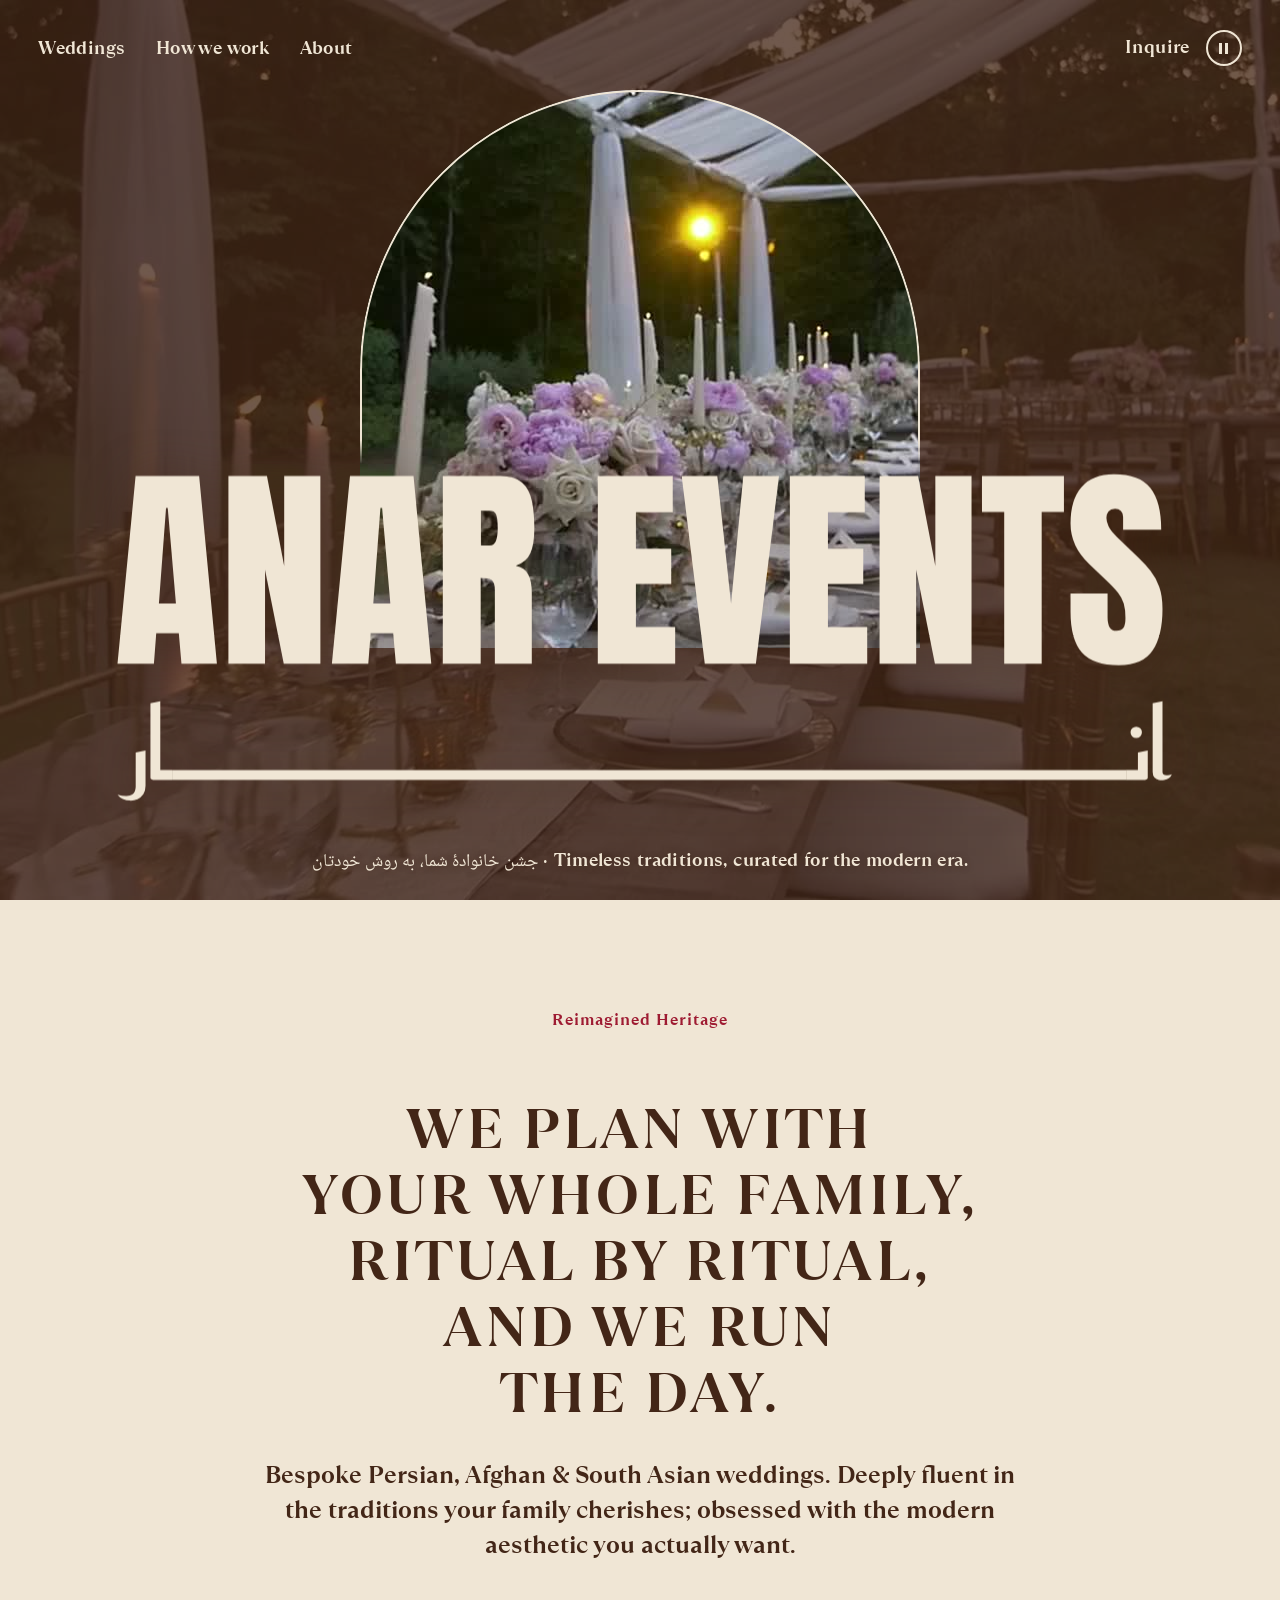
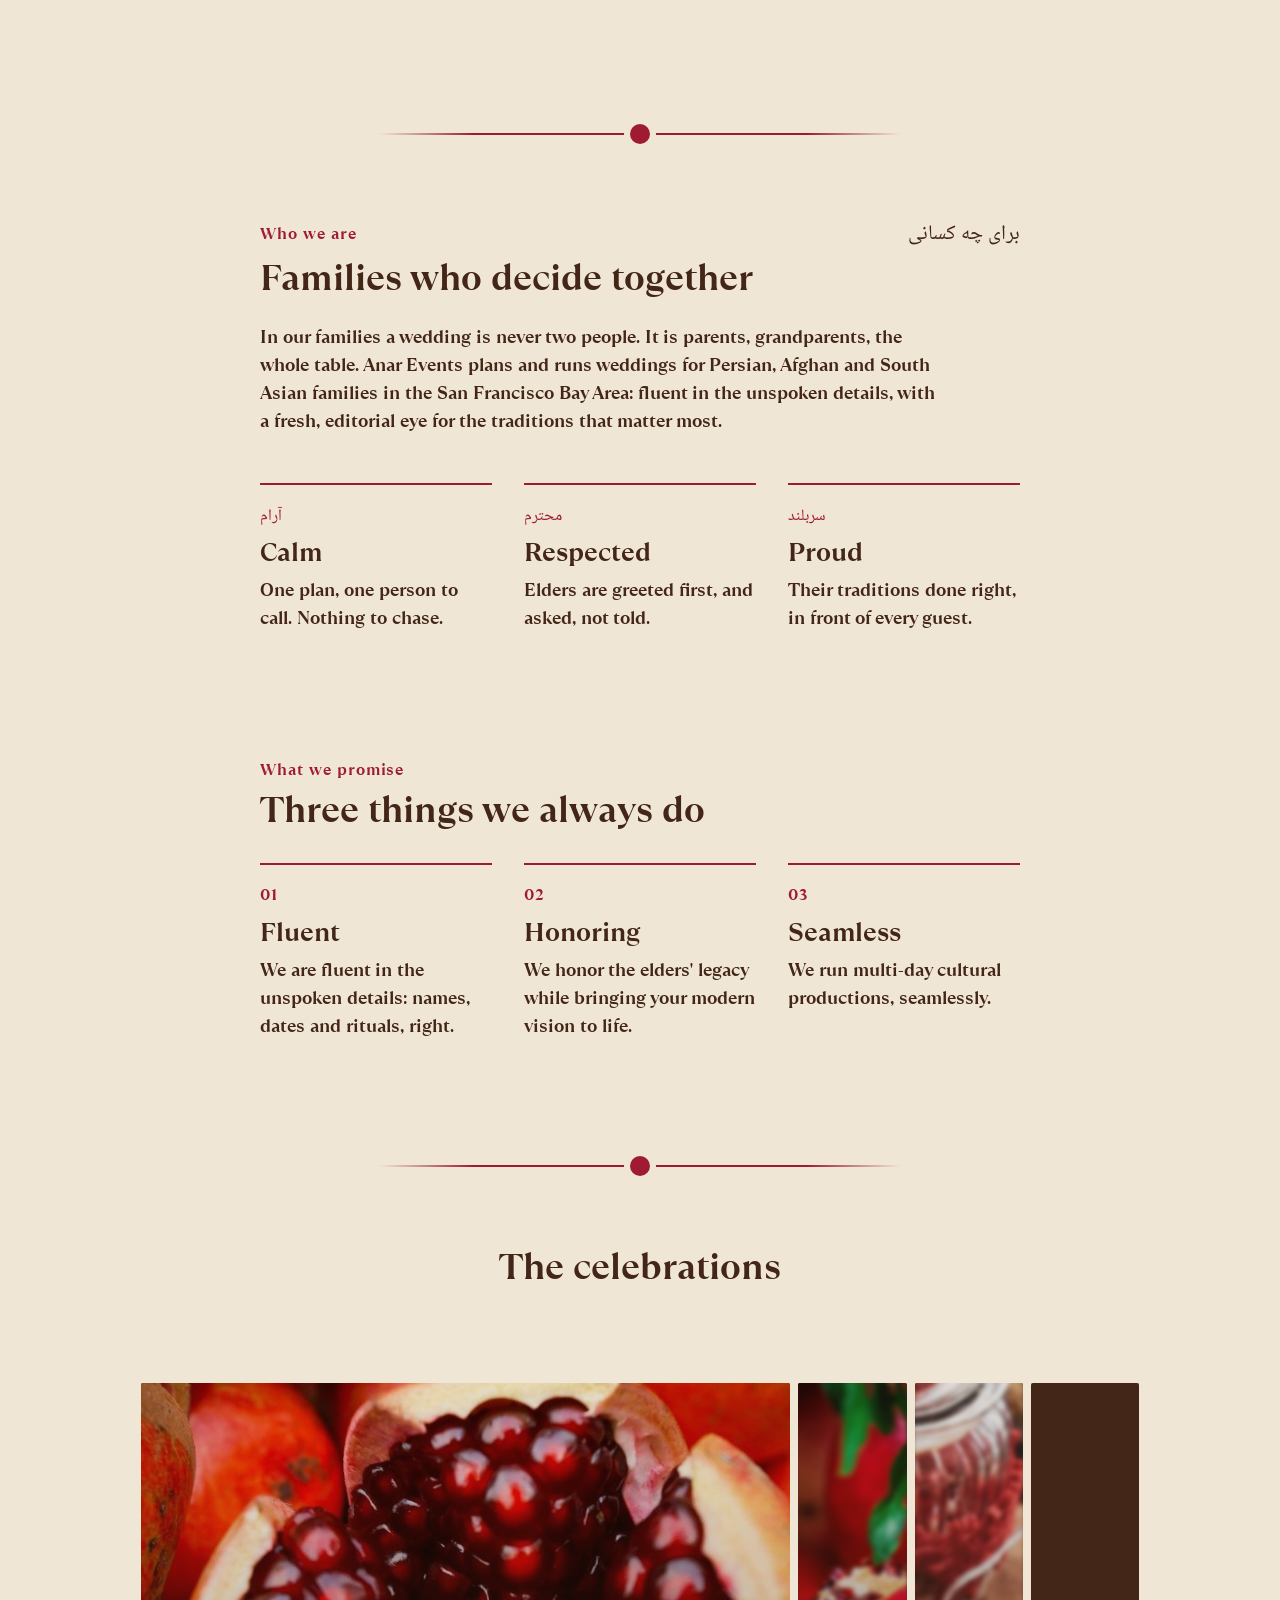
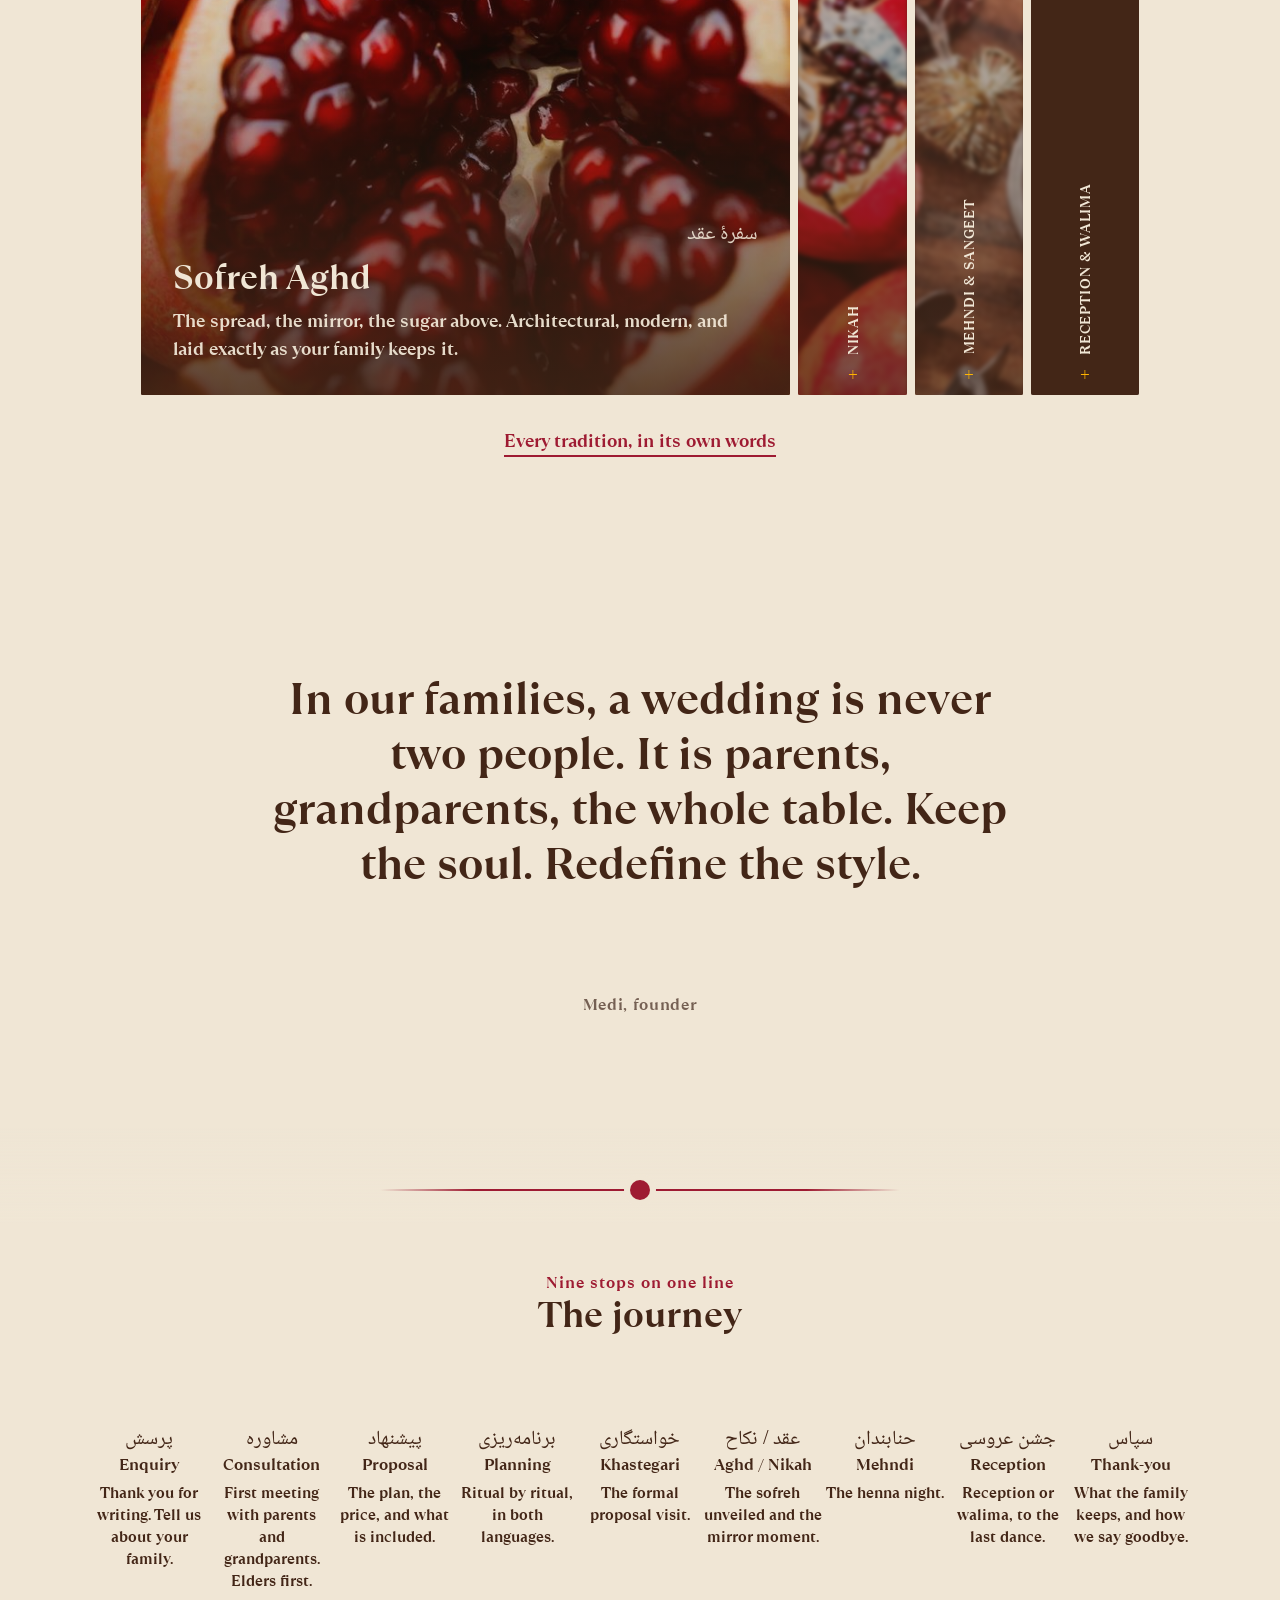
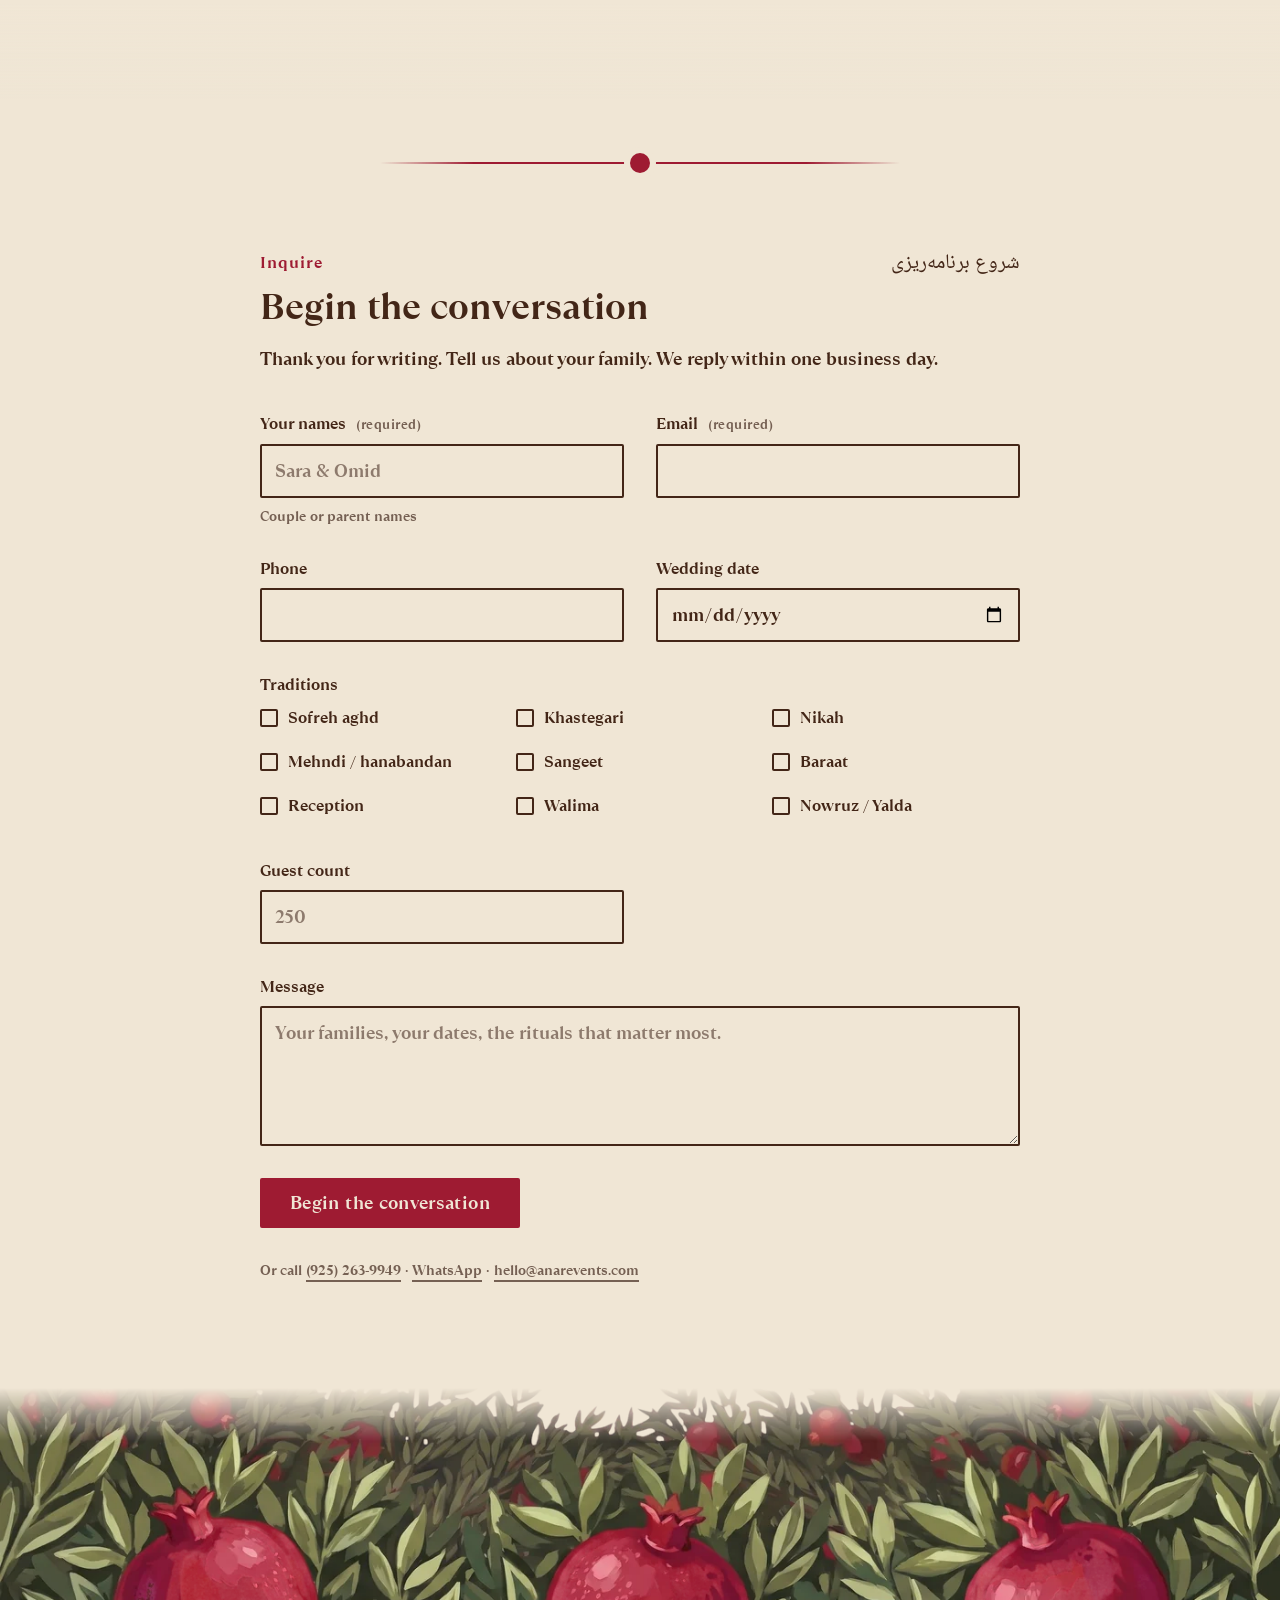
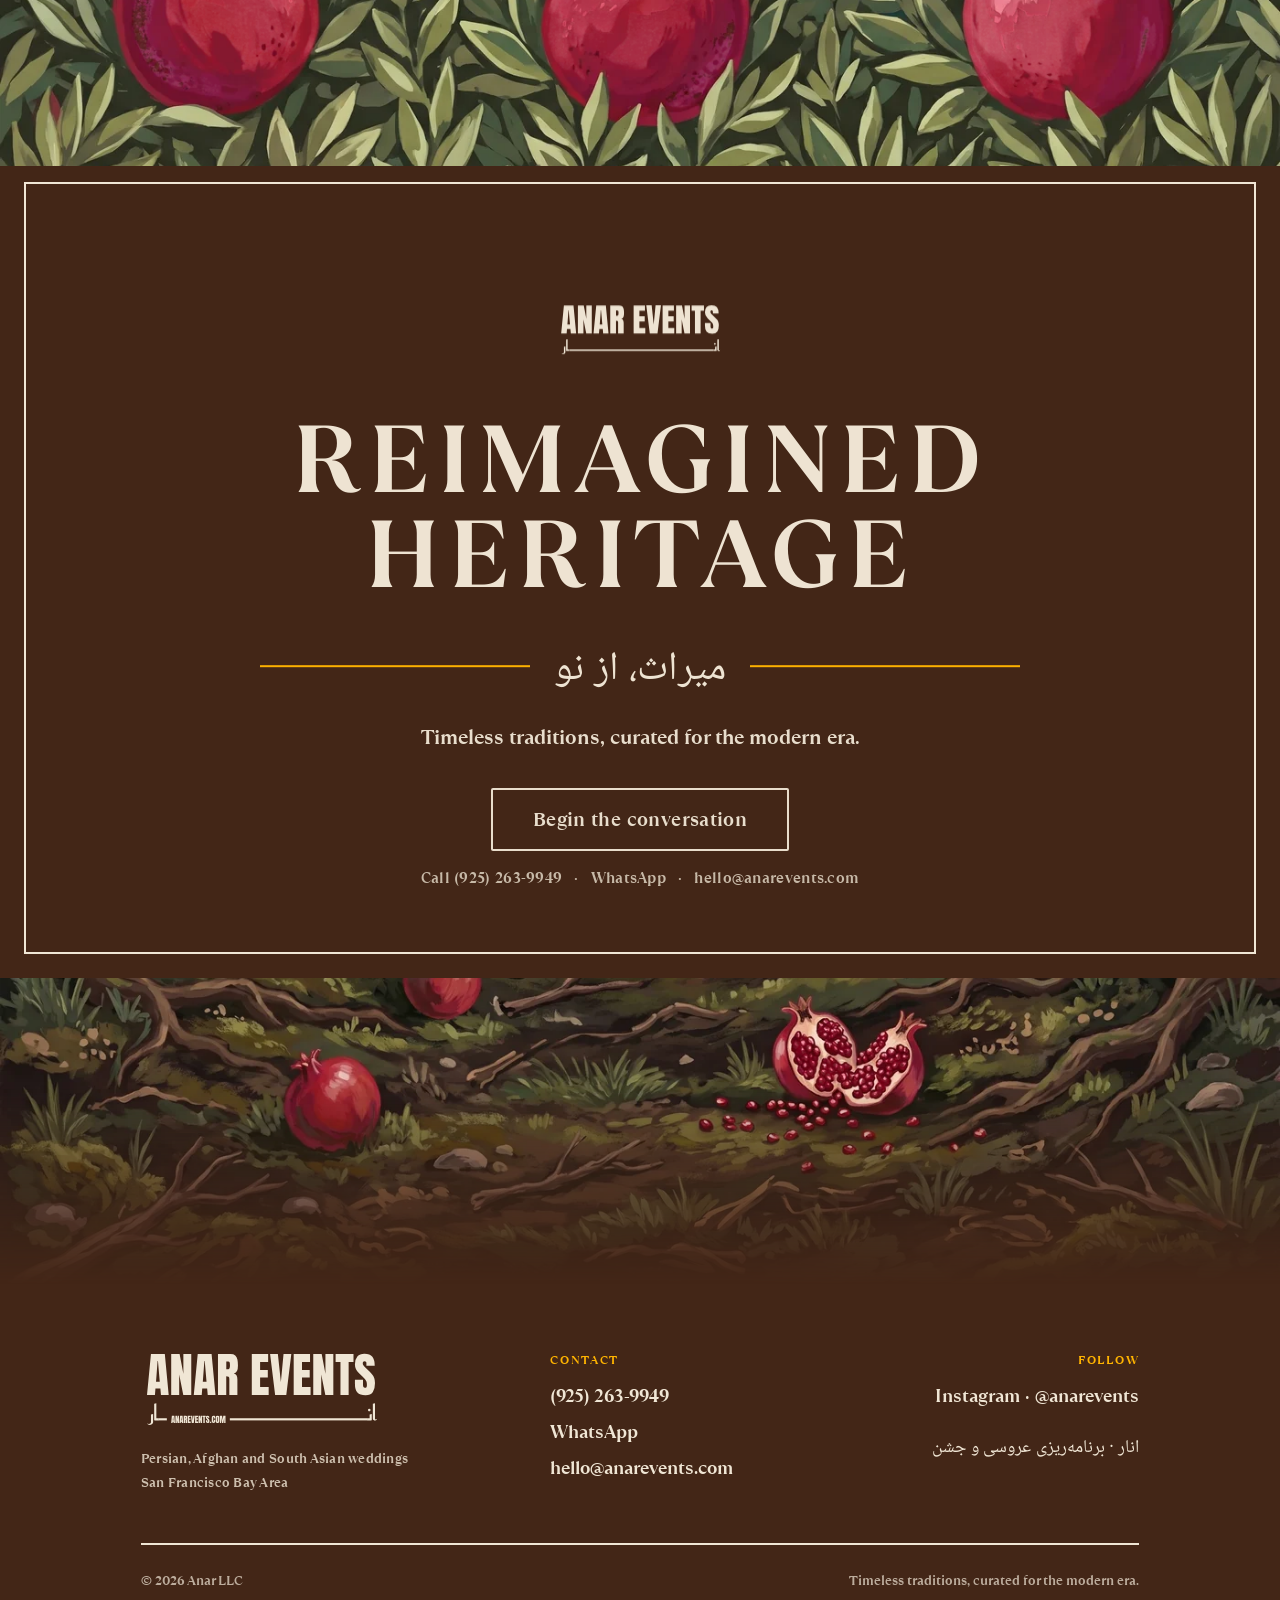
<file: index.html>
<!doctype html>
<html lang="en">
<head>
<meta charset="utf-8">
<meta name="viewport" content="width=device-width, initial-scale=1">
<title>Anar Events · Persian, Afghan and South Asian weddings · San Francisco Bay Area</title>
<meta name="description" content="Anar Events plans and runs weddings for Persian, Afghan and South Asian families in the Bay Area. We plan with the whole family, ritual by ritual.">
<meta name="theme-color" content="#F0E6D5">
<meta property="og:title" content="Anar Events · Reimagined Heritage">
<meta property="og:description" content="Bespoke Persian, Afghan & South Asian weddings. Deeply fluent in the traditions your family cherishes; obsessed with the modern aesthetic you actually want.">
<meta property="og:image" content="https://anarevents.com/assets/video/hero-poster.jpg">
<meta property="og:url" content="https://anarevents.com/">
<meta property="og:type" content="website">
<link rel="canonical" href="https://anarevents.com/">
<script>var d=document.documentElement;d.classList.add('js');try{var p=sessionStorage.getItem('anar-motion');if(!matchMedia('(prefers-reduced-motion: reduce)').matches&&p!=='paused')d.classList.add('motion')}catch(e){}</script>
<link rel="preload" href="assets/fonts/TTRamillas-Bold.woff2" as="font" type="font/woff2" crossorigin>
<link rel="preload" href="assets/fonts/NotoNaskhArabic-arabic.woff2" as="font" type="font/woff2" crossorigin>
<!-- the hero poster is the first paint of the page (the full-length mp4 only arrives after window 'load') -->
<link rel="preload" href="assets/video/hero-poster-small.jpg" as="image" fetchpriority="high">
<link rel="stylesheet" href="assets/css/site.css">
<link rel="icon" href="assets/logo/logo-red.svg" type="image/svg+xml">
<!-- self-hosted vendors (gsap 3.12.5, ScrollTrigger 3.12.5, lenis 1.1.18), same load order -->
<script defer src="assets/js/vendor/gsap.min.js"></script>
<script defer src="assets/js/vendor/ScrollTrigger.min.js"></script>
<script defer src="assets/js/vendor/lenis.min.js"></script>
<script defer src="assets/js/site.js"></script>
</head>
<body class="page-index">
<a class="skip-link" href="#main">Skip to content</a>

<!-- The pomegranate branches frame the page: left, right and bottom only (painted WebPs; sources come from TREE_LAYERS in site.js). The leaf and ground bands are static, further down. -->
<div class="tree-frame" aria-hidden="true">
  <img data-layer="leftBranch" width="2752" height="1536" alt="" decoding="async">
  <img data-layer="rightBranch" width="2752" height="1536" alt="" decoding="async">
</div>

<header class="site-header site-header--over">
  <div class="site-header__inner">
    <button class="nav-toggle" type="button" aria-expanded="false" aria-controls="site-nav"><span class="nav-toggle__bar"></span><span class="visually-hidden">Menu</span></button>
    <nav class="site-nav" id="site-nav" aria-label="Main">
      <ul>
        <li><a href="weddings.html">Weddings</a></li>
        <li><a href="how-we-work.html">How we work</a></li>
        <li><a href="about.html">About</a></li>
      </ul>
    </nav>
    <a class="site-logo" href="index.html" aria-label="Anar Events, home">
      <img class="site-logo__red" src="assets/logo/logo-red.svg" width="1600" height="552" alt="Anar Events">
      <img class="site-logo__cream" src="assets/logo/logo-cream.svg" width="1600" height="552" alt="" aria-hidden="true">
    </a>
    <div class="site-header__end">
      <a class="site-inquire" href="index.html#inquire">Inquire</a>
      <!-- Pause motion / Play motion: docked in the bar, never over content; pauses the video AND every GSAP motion (site.js pauseAll); aria-pressed="true" = paused -->
      <button class="hero-toggle" type="button" aria-label="Pause motion" aria-pressed="false"><span class="hero-toggle__glyph" aria-hidden="true"></span></button>
    </div>
  </div>
</header>

<!-- Wordmark morph layer: the hero wordmark travels up into the header's logo slot (positioned by site.js) -->
<div class="logo-morph" aria-hidden="true">
  <img class="logo-morph__cream" src="assets/logo/logo-cream.svg" width="1600" height="552" alt="">
  <img class="logo-morph__red" src="assets/logo/logo-red.svg" width="1600" height="552" alt="">
</div>

<main id="main">

  <!-- 1. Hero: looping video seen through the mirror window; the word is the logo -->
  <section class="hero" aria-label="Anar Events">
    <!-- no src here: site.js block 0b appends the full-length mp4 (1080 only from 1280px wide at devicePixelRatio >= 1.5, else
         720) after window 'load', never under reduced motion or Save-Data; the poster shows until then and whenever the
         video is paused -->
    <video class="hero__video" muted loop playsinline disablepictureinpicture disableremoteplayback preload="none" poster="assets/video/hero-poster-small.jpg" width="1920" height="1080" aria-hidden="true" tabindex="-1" data-src-desktop="assets/video/hero-1080-full.mp4" data-src-mobile="assets/video/hero-720-full.mp4"></video>
    <div class="hero__shade" aria-hidden="true"></div>
    <div class="hero__window" aria-hidden="true"></div>
    <img class="hero__cloud hero__cloud--2" data-layer="cloud2" width="2752" height="1536" alt="" aria-hidden="true">
    <img class="hero__cloud hero__cloud--1" data-layer="cloud1" width="2752" height="1536" alt="" aria-hidden="true">
    <h1 class="hero__word"><img src="assets/logo/logo-cream.svg" width="1600" height="552" alt="" aria-hidden="true"><span class="visually-hidden">Anar Events</span></h1>
    <p class="hero__tag"><span class="fa" lang="fa" dir="rtl">جشن خانوادهٔ شما، به روش خودتان</span><span class="hero__tag__sep" aria-hidden="true"> · </span><span class="hero__tag__en">Timeless traditions, curated for the modern era.</span></p>
    <div class="hero__fade" aria-hidden="true"></div>
  </section>

  <!-- 4. Statement -->
  <section class="section statement" aria-labelledby="statement-title">
    <div class="container container--text">
      <p class="eyebrow reveal">Reimagined Heritage</p>
      <svg class="scribble kashida-draw" viewBox="0 0 320 24" aria-hidden="true" focusable="false"><path d="M4 12 C 90 12, 150 19, 212 13 S 300 9, 316 12"/></svg>
      <h2 id="statement-title" class="statement__text reveal">We plan with<br>your whole family,<br>ritual by ritual,<br>and we run<br>the day.</h2>
      <p class="lede reveal" style="margin-top:32px">Bespoke Persian, Afghan &amp; South Asian weddings. Deeply fluent in the traditions your family cherishes; obsessed with the modern aesthetic you actually want.</p>
    </div>
  </section>

  <!-- 5. Who we are, beside the tree -->
  <section class="section section--tight section--divided" id="who" aria-labelledby="who-title">
    <div class="divider" aria-hidden="true"><span class="divider__seed"></span></div>
    <div class="container container--text">
      <div class="pair reveal">
        <p class="eyebrow">Who we are</p>
        <p class="fa" lang="fa" dir="rtl">برای چه کسانی</p>
      </div>
      <h2 id="who-title" class="reveal" style="margin:8px 0 24px">Families who decide together</h2>
      <p class="reveal measure">In our families a wedding is never two people. It is parents, grandparents, the whole table. Anar Events plans and runs weddings for Persian, Afghan and South Asian families in the San Francisco Bay Area: fluent in the unspoken details, with a fresh, editorial eye for the traditions that matter most.</p>
      <ul class="pillars stagger" style="margin-top:48px">
        <li class="pillar"><span class="pillar__n fa" lang="fa" dir="rtl">آرام</span><h3>Calm</h3><p>One plan, one person to call. Nothing to chase.</p></li>
        <li class="pillar"><span class="pillar__n fa" lang="fa" dir="rtl">محترم</span><h3>Respected</h3><p>Elders are greeted first, and asked, not told.</p></li>
        <li class="pillar"><span class="pillar__n fa" lang="fa" dir="rtl">سربلند</span><h3>Proud</h3><p>Their traditions done right, in front of every guest.</p></li>
      </ul>
    </div>
  </section>

  <section class="section section--tight" id="pillars" aria-labelledby="pillars-title">
    <div class="container container--text">
      <p class="eyebrow reveal">What we promise</p>
      <h2 id="pillars-title" class="reveal" style="margin:8px 0 32px">Three things we always do</h2>
      <ol class="pillars stagger">
        <li class="pillar"><span class="pillar__n">01</span><h3>Fluent</h3><p>We are fluent in the unspoken details: names, dates and rituals, right.</p></li>
        <li class="pillar"><span class="pillar__n">02</span><h3>Honoring</h3><p>We honor the elders' legacy while bringing your modern vision to life.</p></li>
        <li class="pillar"><span class="pillar__n">03</span><h3>Seamless</h3><p>We run multi-day cultural productions, seamlessly.</p></li>
      </ol>
    </div>
  </section>

  <!-- 6. The celebrations: accordion of image panels -->
  <section class="section section--divided" id="celebrations" aria-labelledby="celebrations-title">
    <div class="divider" aria-hidden="true"><span class="divider__seed"></span></div>
    <div class="container">
      <div class="section__head">
        <h2 id="celebrations-title" class="reveal">The celebrations</h2>
        <svg class="scribble kashida-draw" viewBox="0 0 320 24" aria-hidden="true" focusable="false"><path d="M4 12 C 90 12, 150 19, 212 13 S 300 9, 316 12"/></svg>
      </div>
      <div class="accordion reveal" data-accordion>
        <article class="accordion__panel is-open">
          <div class="accordion__media"><img src="assets/img/pom-open-closeup-1200.jpg" srcset="assets/img/pom-open-closeup-800.jpg 800w, assets/img/pom-open-closeup-1200.jpg 1200w, assets/img/pom-open-closeup.jpg 2000w" sizes="(min-width:768px) 66vw, 100vw" width="2000" height="1123" alt="An opened pomegranate, seeds packed tight" loading="lazy" decoding="async"></div>
          <button class="accordion__trigger" type="button" aria-expanded="true" aria-controls="acc-sofreh"><span class="visually-hidden">Show Sofreh Aghd</span></button>
          <span class="accordion__label" aria-hidden="true">Sofreh Aghd</span>
          <div class="accordion__body" id="acc-sofreh">
            <p class="fa" lang="fa" dir="rtl">سفرهٔ عقد</p>
            <h3>Sofreh Aghd</h3>
            <p>The spread, the mirror, the sugar above. Architectural, modern, and laid exactly as your family keeps it.</p>
          </div>
        </article>
        <article class="accordion__panel">
          <div class="accordion__media"><img src="assets/img/pom-split-leaves-1200.jpg" srcset="assets/img/pom-split-leaves-800.jpg 800w, assets/img/pom-split-leaves-1200.jpg 1200w, assets/img/pom-split-leaves.jpg 1280w" sizes="(min-width:768px) 66vw, 100vw" width="1280" height="1920" alt="A split pomegranate among its leaves" loading="lazy" decoding="async"></div>
          <button class="accordion__trigger" type="button" aria-expanded="false" aria-controls="acc-nikah"><span class="visually-hidden">Show Nikah</span></button>
          <span class="accordion__label" aria-hidden="true">Nikah</span>
          <div class="accordion__body" id="acc-nikah">
            <p class="fa" lang="fa" dir="rtl">نکاح</p>
            <h3>Nikah</h3>
            <p>The contract, read before witnesses and both families. Quiet, exact, unhurried.</p>
          </div>
        </article>
        <article class="accordion__panel">
          <div class="accordion__media"><img src="assets/img/pom-seeds-tray-1200.jpg" srcset="assets/img/pom-seeds-tray-800.jpg 800w, assets/img/pom-seeds-tray-1200.jpg 1200w, assets/img/pom-seeds-tray.jpg 1920w" sizes="(min-width:768px) 66vw, 100vw" width="1920" height="1355" alt="Pomegranate seeds in a bowl on a tray" loading="lazy" decoding="async"></div>
          <button class="accordion__trigger" type="button" aria-expanded="false" aria-controls="acc-mehndi"><span class="visually-hidden">Show Mehndi and Sangeet</span></button>
          <span class="accordion__label" aria-hidden="true">Mehndi &amp; Sangeet</span>
          <div class="accordion__body" id="acc-mehndi">
            <p class="fa" lang="fa" dir="rtl">حنابندان</p>
            <h3>Mehndi &amp; Sangeet</h3>
            <p>The henna night: music, dance, henna on the bride's hands, and both families singing.</p>
          </div>
        </article>
        <article class="accordion__panel">
          <div class="accordion__media"><img src="assets/img/pom-tree-night.jpg" srcset="assets/img/pom-tree-night-800.jpg 800w, assets/img/pom-tree-night.jpg 1125w" sizes="(min-width:768px) 66vw, 100vw" width="1125" height="2000" alt="A pomegranate tree at night" loading="lazy" decoding="async"></div>
          <button class="accordion__trigger" type="button" aria-expanded="false" aria-controls="acc-reception"><span class="visually-hidden">Show Reception and Walima</span></button>
          <span class="accordion__label" aria-hidden="true">Reception &amp; Walima</span>
          <div class="accordion__body" id="acc-reception">
            <p class="fa" lang="fa" dir="rtl">جشن عروسی</p>
            <h3>Reception &amp; Walima</h3>
            <p>From the elders' blessing to the 2 AM dance floor: one timeline, called with the venue and every vendor.</p>
          </div>
        </article>
      </div>
      <p style="text-align:center;margin-top:32px" class="reveal"><a class="link-arrow" href="weddings.html">Every tradition, in its own words</a></p>
    </div>
  </section>

  <!-- 7. Founder quote -->
  <section class="section quote" aria-label="A line from the founder">
    <div class="container container--text">
      <figure class="reveal">
        <blockquote><p>In our families, a wedding is never two people. It is parents, grandparents, the whole table. Keep the soul. Redefine the style.</p></blockquote>
        <svg class="signature kashida-draw" viewBox="0 0 180 60" aria-hidden="true" focusable="false"><path d="M8 44 C 10 20, 16 6, 20 10 C 24 16, 18 40, 26 42 C 34 44, 30 18, 38 14 C 46 10, 44 34, 50 40 C 60 50, 70 22, 80 26 C 90 30, 84 44, 94 42 C 104 40, 102 24, 112 24 C 122 24, 118 40, 128 40 C 140 40, 146 18, 150 10 C 154 2, 144 28, 150 42 C 156 56, 166 30, 172 34"/></svg>
        <figcaption>Medi, founder</figcaption>
      </figure>
    </div>
  </section>

  <!-- 9. The journey: nine stops on one kashida line -->
  <section class="section journey section--divided" id="journey" aria-labelledby="journey-title">
    <div class="divider" aria-hidden="true"><span class="divider__seed"></span></div>
    <div class="container">
      <div class="section__head">
        <p class="eyebrow reveal">Nine stops on one line</p>
        <h2 id="journey-title" class="reveal">The journey</h2>
      </div>
      <div class="journey__track" data-track>
        <svg class="journey__line journey__line--h track-line" viewBox="0 0 1200 2" preserveAspectRatio="none" aria-hidden="true" focusable="false"><path d="M0 1 H1200"/></svg>
        <svg class="journey__line journey__line--v track-line" viewBox="0 0 2 1000" preserveAspectRatio="none" aria-hidden="true" focusable="false"><path d="M1 0 V1000"/></svg>
        <ol class="journey__stops">
          <li class="journey__stop"><span class="journey__dot track-dot" aria-hidden="true"></span><span class="journey__fa fa" lang="fa" dir="rtl">پرسش</span><span class="journey__en">Enquiry</span><span class="journey__note">Thank you for writing. Tell us about your family.</span></li>
          <li class="journey__stop"><span class="journey__dot track-dot" aria-hidden="true"></span><span class="journey__fa fa" lang="fa" dir="rtl">مشاوره</span><span class="journey__en">Consultation</span><span class="journey__note">First meeting with parents and grandparents. Elders first.</span></li>
          <li class="journey__stop"><span class="journey__dot track-dot" aria-hidden="true"></span><span class="journey__fa fa" lang="fa" dir="rtl">پیشنهاد</span><span class="journey__en">Proposal</span><span class="journey__note">The plan, the price, and what is included.</span></li>
          <li class="journey__stop"><span class="journey__dot track-dot" aria-hidden="true"></span><span class="journey__fa fa" lang="fa" dir="rtl">برنامه‌ریزی</span><span class="journey__en">Planning</span><span class="journey__note">Ritual by ritual, in both languages.</span></li>
          <li class="journey__stop"><span class="journey__dot track-dot" aria-hidden="true"></span><span class="journey__fa fa" lang="fa" dir="rtl">خواستگاری</span><span class="journey__en">Khastegari</span><span class="journey__note">The formal proposal visit.</span></li>
          <li class="journey__stop"><span class="journey__dot track-dot" aria-hidden="true"></span><span class="journey__fa fa" lang="fa" dir="rtl">عقد / نکاح</span><span class="journey__en">Aghd / Nikah</span><span class="journey__note">The sofreh unveiled and the mirror moment.</span></li>
          <li class="journey__stop"><span class="journey__dot track-dot" aria-hidden="true"></span><span class="journey__fa fa" lang="fa" dir="rtl">حنابندان</span><span class="journey__en">Mehndi</span><span class="journey__note">The henna night.</span></li>
          <li class="journey__stop"><span class="journey__dot track-dot" aria-hidden="true"></span><span class="journey__fa fa" lang="fa" dir="rtl">جشن عروسی</span><span class="journey__en">Reception</span><span class="journey__note">Reception or walima, to the last dance.</span></li>
          <li class="journey__stop"><span class="journey__dot track-dot" aria-hidden="true"></span><span class="journey__fa fa" lang="fa" dir="rtl">سپاس</span><span class="journey__en">Thank-you</span><span class="journey__note">What the family keeps, and how we say goodbye.</span></li>
        </ol>
      </div>
    </div>
  </section>

  <!-- Inquire -->
  <section class="section inquire section--divided" id="inquire" aria-labelledby="inquire-title">
    <div class="divider" aria-hidden="true"><span class="divider__seed"></span></div>
    <div class="container container--text">
      <div class="pair reveal">
        <p class="eyebrow">Inquire</p>
        <p class="fa" lang="fa" dir="rtl">شروع برنامه‌ریزی</p>
      </div>
      <h2 id="inquire-title" class="reveal" style="margin:8px 0 16px">Begin the conversation</h2>
      <p class="reveal measure" style="margin-bottom:40px">Thank you for writing. Tell us about your family. We reply within one business day.</p>
      <!-- Formspree: replace FORMSPREE_ID with the real form id -->
      <form class="form reveal" action="https://formspree.io/f/FORMSPREE_ID" method="POST" data-ajax>
        <input type="hidden" name="_subject" value="New enquiry from anarevents.com">
        <input type="text" name="_gotcha" class="visually-hidden" tabindex="-1" autocomplete="off" aria-hidden="true">
        <div class="form__row">
          <div class="field"><label for="f-names">Your names <span class="field__req">(required)</span></label><p class="field__help" id="f-names-help">Couple or parent names</p><input id="f-names" name="names" type="text" autocomplete="name" required placeholder="Sara &amp; Omid" aria-describedby="f-names-help"></div>
          <div class="field"><label for="f-email">Email <span class="field__req">(required)</span></label><input id="f-email" name="email" type="email" autocomplete="email" required></div>
        </div>
        <div class="form__row">
          <div class="field"><label for="f-phone">Phone</label><input id="f-phone" name="phone" type="tel" autocomplete="tel"></div>
          <div class="field"><label for="f-date">Wedding date</label><input id="f-date" name="wedding_date" type="date"></div>
        </div>
        <fieldset class="fieldset">
          <legend>Traditions</legend>
          <div class="checks">
            <label class="check"><input type="checkbox" name="traditions" value="Sofreh aghd"> Sofreh aghd</label>
            <label class="check"><input type="checkbox" name="traditions" value="Khastegari"> Khastegari</label>
            <label class="check"><input type="checkbox" name="traditions" value="Nikah"> Nikah</label>
            <label class="check"><input type="checkbox" name="traditions" value="Mehndi / hanabandan"> Mehndi / hanabandan</label>
            <label class="check"><input type="checkbox" name="traditions" value="Sangeet"> Sangeet</label>
            <label class="check"><input type="checkbox" name="traditions" value="Baraat"> Baraat</label>
            <label class="check"><input type="checkbox" name="traditions" value="Reception"> Reception</label>
            <label class="check"><input type="checkbox" name="traditions" value="Walima"> Walima</label>
            <label class="check"><input type="checkbox" name="traditions" value="Nowruz / Yalda"> Nowruz / Yalda</label>
          </div>
        </fieldset>
        <div class="form__row">
          <div class="field"><label for="f-guests">Guest count</label><input id="f-guests" name="guest_count" type="number" min="1" inputmode="numeric" placeholder="250"></div>
        </div>
        <div class="field"><label for="f-message">Message</label><textarea id="f-message" name="message" placeholder="Your families, your dates, the rituals that matter most."></textarea></div>
        <div><button class="btn" type="submit">Begin the conversation</button></div>
        <p class="form__status" id="form-status" role="status" aria-live="polite" tabindex="-1" hidden></p>
        <p class="form__note">Or call <a href="tel:+19252639949">(925) 263-9949</a> · <a href="https://wa.me/19252639949" rel="noopener">WhatsApp</a> · <a href="mailto:hello@anarevents.com">hello@anarevents.com</a></p>
      </form>
    </div>
  </section>

  <!-- 10. CTA band -->
  <!-- Static leaf band: the foot of the page content, above the CTA band -->
  <div class="leaf-band" aria-hidden="true"><img src="assets/tree/painted/bottom-canopy.webp" srcset="assets/tree/painted/bottom-canopy-700.webp 700w, assets/tree/painted/bottom-canopy-1400.webp 1400w, assets/tree/painted/bottom-canopy.webp 2752w" sizes="100vw" width="2752" height="1536" alt="" loading="lazy" decoding="async"></div>

  <!-- CTA bar ("Poster"): cream inset frame, wordmark on top, the Persian tagline sits inside the kashida line. -->
  <section class="cta cta--poster on-brown" id="cta" aria-labelledby="cta-title-a">
    <div class="container">
      <img class="cta__wordmark reveal" src="assets/logo/logo-cream.svg" width="1600" height="552" alt="Anar Events" loading="lazy">
      <h2 id="cta-title-a" class="cta__title reveal">Reimagined<br>Heritage</h2>
      <div class="kashida-tagline reveal"><p class="fa fa--big" lang="fa" dir="rtl">میراث، از نو</p></div>
      <p class="cta__line reveal">Timeless traditions, curated for the modern era.</p>
      <div class="cta__actions reveal">
        <a class="btn btn--cream btn--big" href="#inquire">Begin the conversation</a>
        <p class="cta__contact"><span class="cta__item">Call <a href="tel:+19252639949">(925) 263-9949</a></span><span class="cta__item"><span class="cta__sep" aria-hidden="true">·</span><a href="https://wa.me/19252639949" rel="noopener">WhatsApp</a></span><span class="cta__item"><span class="cta__sep" aria-hidden="true">·</span><a href="mailto:hello@anarevents.com">hello@anarevents.com</a></span></p>
      </div>
    </div>
  </section>


</main>

<footer class="site-footer on-brown">
  <div class="ground-band" aria-hidden="true"><img src="assets/tree/painted/ground-bottom.webp" srcset="assets/tree/painted/ground-bottom-700.webp 700w, assets/tree/painted/ground-bottom-1400.webp 1400w, assets/tree/painted/ground-bottom.webp 2752w" sizes="100vw" width="2752" height="1536" alt="" loading="lazy" decoding="async"></div>
  <div class="container site-footer__inner">
    <div class="site-footer__grid">
      <div class="site-footer__brand">
        <img class="site-footer__logo" src="assets/logo/logo-cream-url.svg" width="1600" height="552" alt="Anar Events · anarevents.com" loading="lazy">
        <p class="site-footer__tag">Persian, Afghan and South Asian weddings<br>San Francisco Bay Area</p>
      </div>
      <div class="site-footer__col">
        <p class="site-footer__eyebrow">Contact</p>
        <ul class="site-footer__list">
          <li><a href="tel:+19252639949">(925) 263-9949</a></li>
          <li><a href="https://wa.me/19252639949" rel="noopener">WhatsApp</a></li>
          <li><a href="mailto:hello@anarevents.com">hello@anarevents.com</a></li>
        </ul>
      </div>
      <div class="site-footer__col site-footer__col--end">
        <p class="site-footer__eyebrow">Follow</p>
        <ul class="site-footer__list">
          <li><a href="https://instagram.com/anarevents" rel="noopener">Instagram · @anarevents</a></li>
        </ul>
        <p class="site-footer__fa fa" lang="fa" dir="rtl">انار · برنامه‌ریزی عروسی و جشن</p>
      </div>
    </div>
    <div class="site-footer__bottom">
      <span>© 2026 Anar LLC</span>
      <span>Timeless traditions, curated for the modern era.</span>
    </div>
  </div>
</footer>
</body>
</html>
</file>
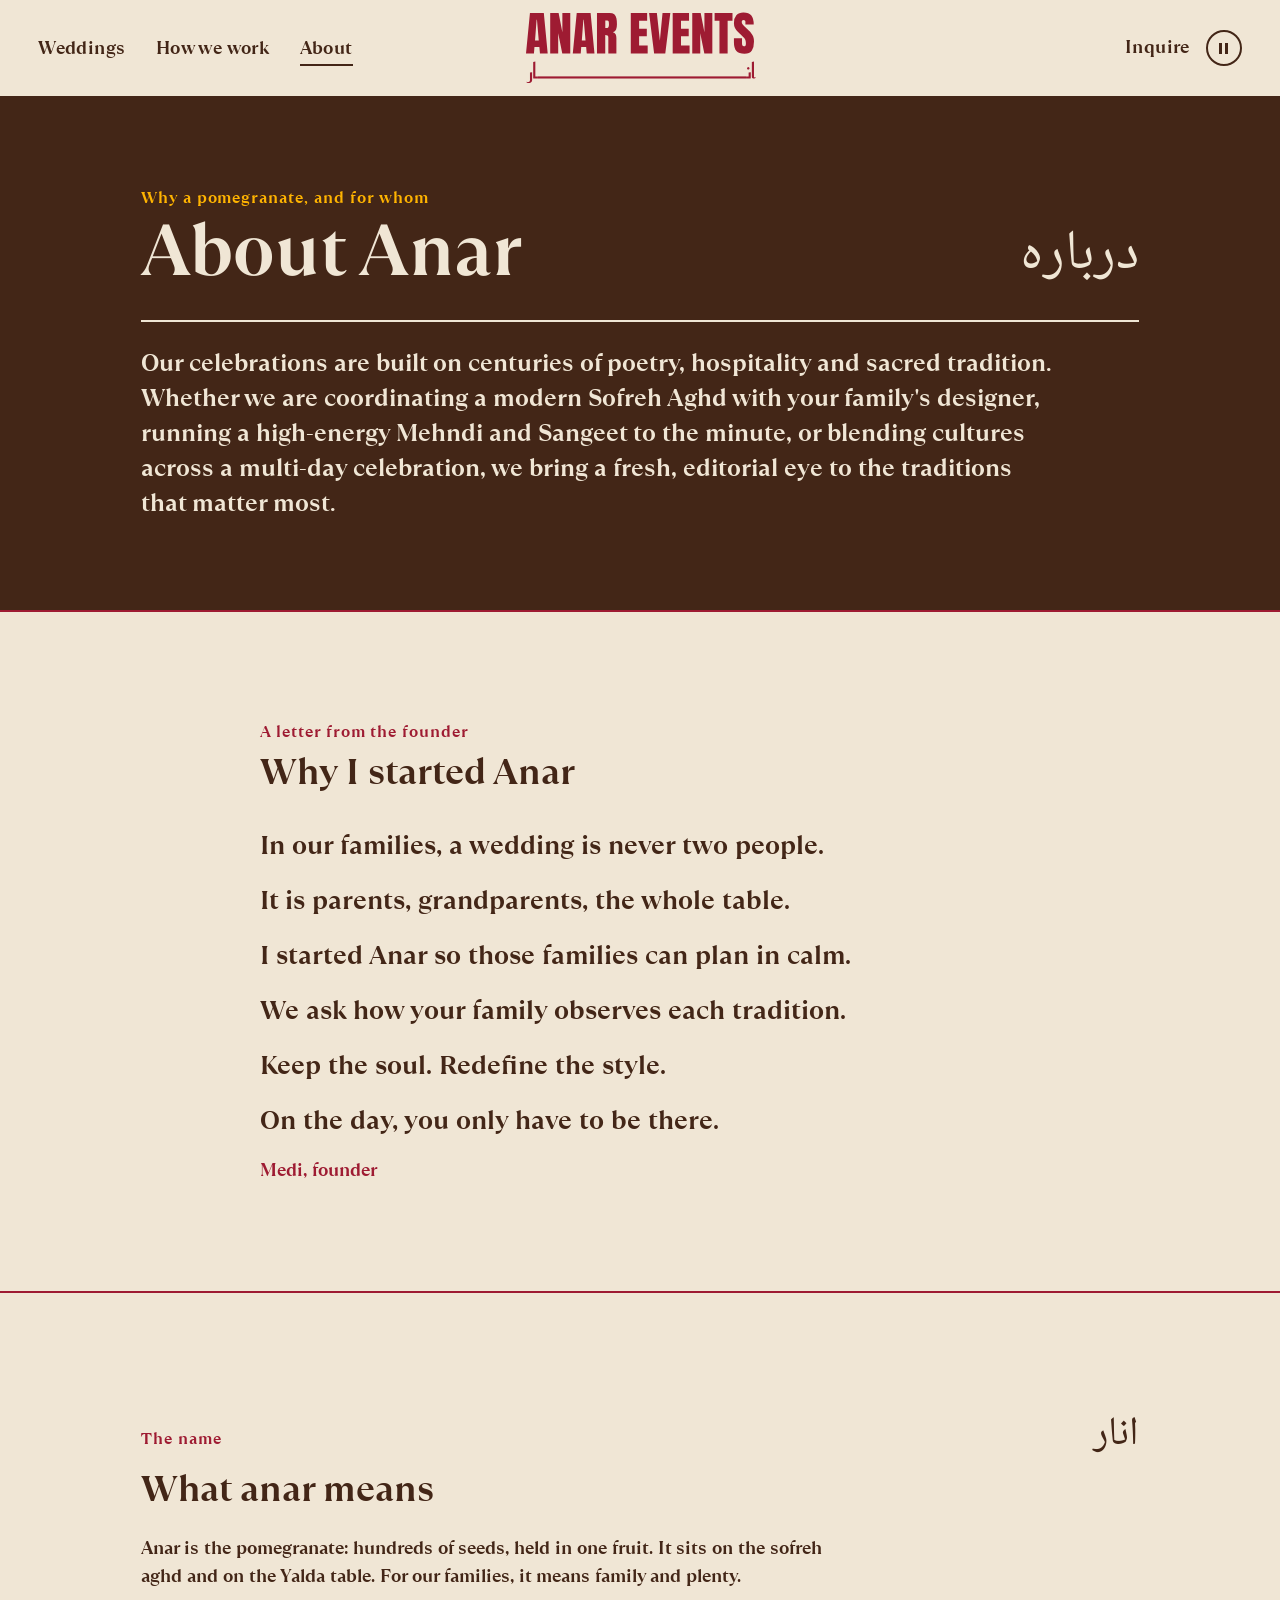
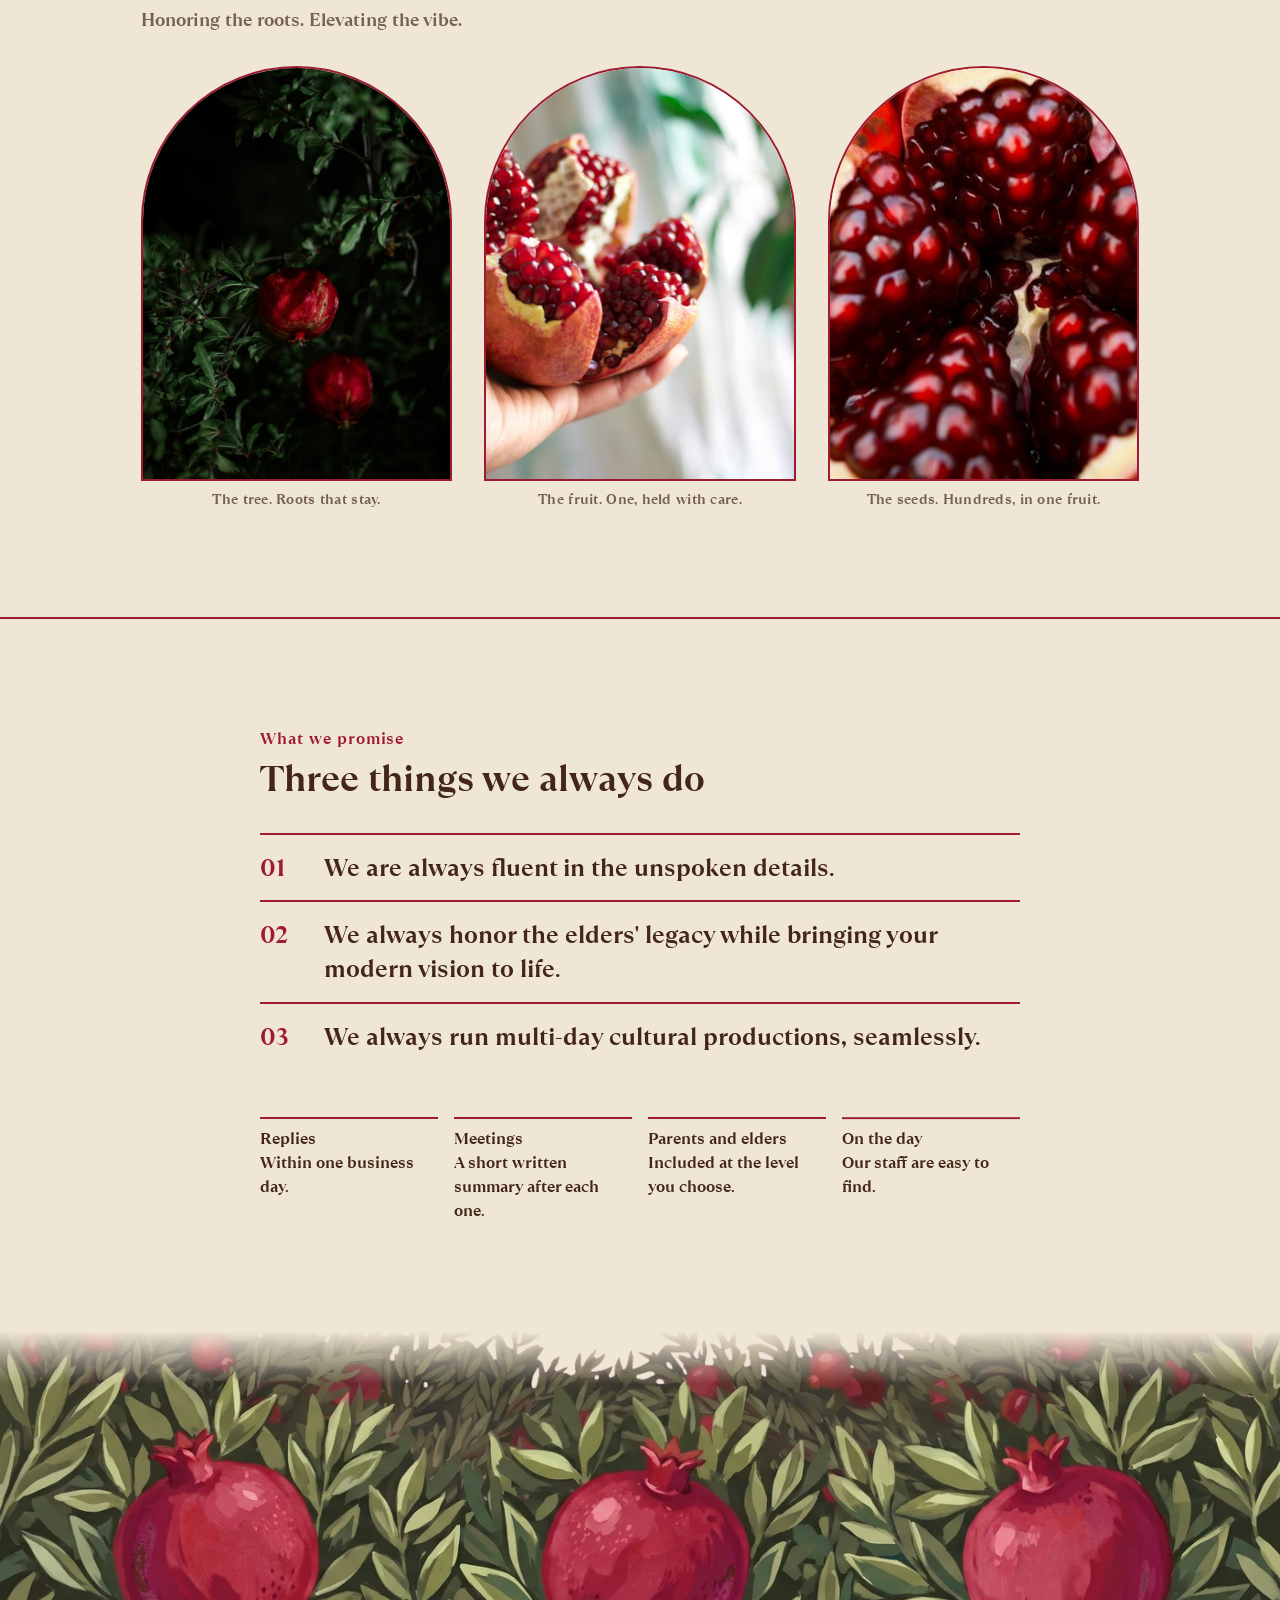
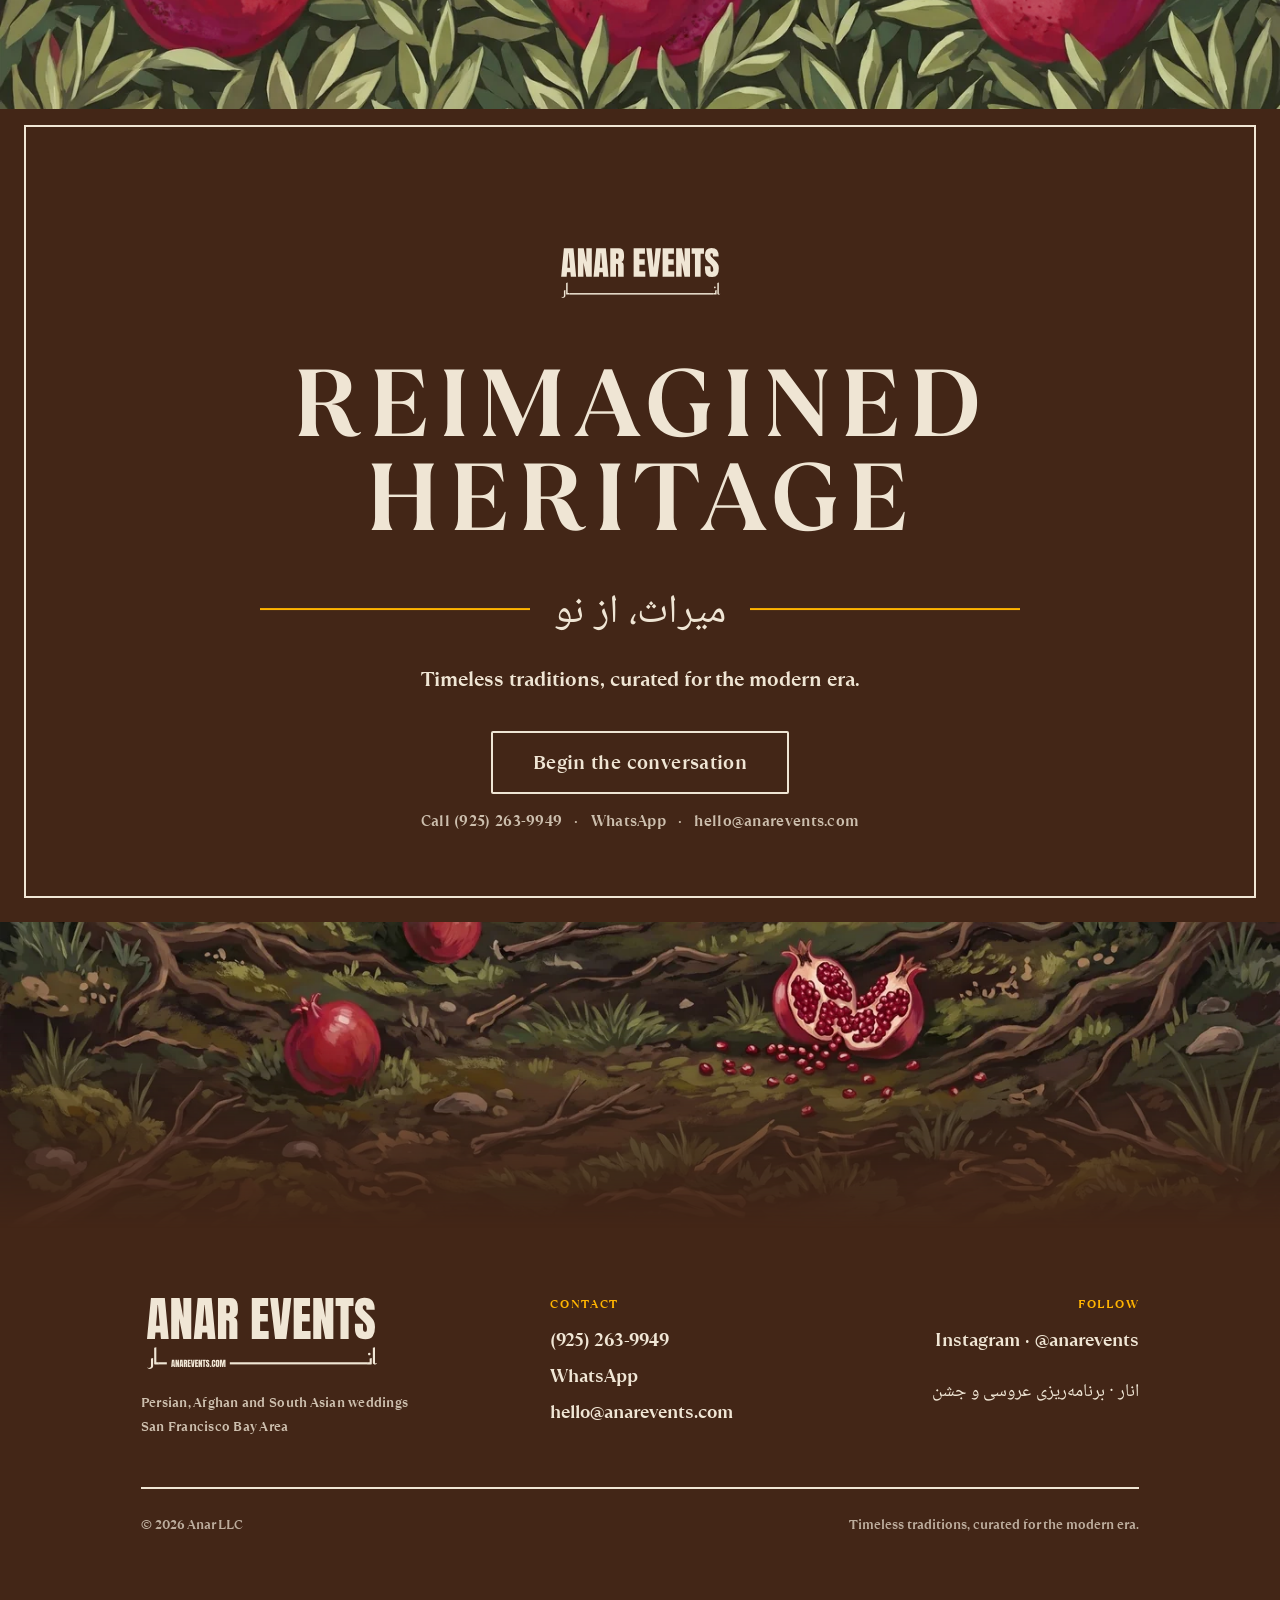
<file: about.html>
<!doctype html>
<html lang="en">
<head>
<meta charset="utf-8">
<meta name="viewport" content="width=device-width, initial-scale=1">
<title>About · Anar Events</title>
<meta name="description" content="Why a pomegranate, and for whom. A letter from the founder, the story of the name, and the three things Anar Events always does for Persian, Afghan and South Asian families in the Bay Area.">
<meta name="theme-color" content="#F0E6D5">
<meta property="og:title" content="About · Anar Events">
<meta property="og:description" content="Why a pomegranate, and for whom. A letter from the founder, the story of the name, and the three things Anar Events always does.">
<meta property="og:image" content="https://anarevents.com/assets/video/hero-poster.jpg">
<meta property="og:url" content="https://anarevents.com/about.html">
<meta property="og:type" content="website">
<link rel="canonical" href="https://anarevents.com/about.html">
<script>var d=document.documentElement;d.classList.add('js');try{var p=sessionStorage.getItem('anar-motion');if(!matchMedia('(prefers-reduced-motion: reduce)').matches&&p!=='paused')d.classList.add('motion')}catch(e){}</script>
<link rel="preload" href="assets/fonts/TTRamillas-Bold.woff2" as="font" type="font/woff2" crossorigin>
<link rel="preload" href="assets/fonts/NotoNaskhArabic-arabic.woff2" as="font" type="font/woff2" crossorigin>
<link rel="stylesheet" href="assets/css/site.css">
<link rel="icon" href="assets/logo/logo-red.svg" type="image/svg+xml">
<!-- self-hosted vendors (gsap 3.12.5, ScrollTrigger 3.12.5, lenis 1.1.18), same load order -->
<script defer src="assets/js/vendor/gsap.min.js"></script>
<script defer src="assets/js/vendor/ScrollTrigger.min.js"></script>
<script defer src="assets/js/vendor/lenis.min.js"></script>
<script defer src="assets/js/site.js"></script>
</head>
<body class="page-about">
<a class="skip-link" href="#main">Skip to content</a>

<div class="tree-frame" aria-hidden="true">
  <img data-layer="leftBranch" width="2752" height="1536" alt="" decoding="async">
  <img data-layer="rightBranch" width="2752" height="1536" alt="" decoding="async">
</div>

<header class="site-header site-header--solid">
  <div class="site-header__inner">
    <button class="nav-toggle" type="button" aria-expanded="false" aria-controls="site-nav"><span class="nav-toggle__bar"></span><span class="visually-hidden">Menu</span></button>
    <nav class="site-nav" id="site-nav" aria-label="Main">
      <ul>
        <li><a href="weddings.html">Weddings</a></li>
        <li><a href="how-we-work.html">How we work</a></li>
        <li><a href="about.html" aria-current="page">About</a></li>
      </ul>
    </nav>
    <a class="site-logo" href="index.html" aria-label="Anar Events, home">
      <img class="site-logo__red" src="assets/logo/logo-red.svg" width="1600" height="552" alt="Anar Events">
      <img class="site-logo__cream" src="assets/logo/logo-cream.svg" width="1600" height="552" alt="" aria-hidden="true">
    </a>
    <div class="site-header__end">
      <a class="site-inquire" href="index.html#inquire">Inquire</a>
      <!-- Pause motion / Play motion: the branch sway, parallax and reveals (site.js pauseAll); the choice is kept for the session; aria-pressed="true" = paused -->
      <button class="hero-toggle" type="button" aria-label="Pause motion" aria-pressed="false"><span class="hero-toggle__glyph" aria-hidden="true"></span></button>
    </div>
  </div>
</header>

<main id="main" class="page-top">

  <section class="band on-brown" aria-labelledby="page-title">
    <div class="container">
      <p class="eyebrow">Why a pomegranate, and for whom</p>
      <div class="band__title">
        <h1 id="page-title" class="h-display">About Anar</h1>
        <p class="fa fa--title" lang="fa" dir="rtl">درباره</p>
      </div>
      <hr class="rule" style="margin:32px 0 24px">
      <p class="lede measure">Our celebrations are built on centuries of poetry, hospitality and sacred tradition. Whether we are coordinating a modern Sofreh Aghd with your family's designer, running a high-energy Mehndi and Sangeet to the minute, or blending cultures across a multi-day celebration, we bring a fresh, editorial eye to the traditions that matter most.</p>
    </div>
  </section>

  <!-- The founder letter -->
  <section class="section inner" id="letter" aria-labelledby="letter-title">
    <div class="container container--text">
      <p class="eyebrow reveal">A letter from the founder</p>
      <h2 id="letter-title" class="reveal" style="margin:8px 0 32px">Why I started Anar</h2>
      <div class="letter stagger">
        <p>In our families, a wedding is never two people.</p>
        <p>It is parents, grandparents, the whole table.</p>
        <p>I started Anar so those families can plan in calm.</p>
        <p>We ask how your family observes each tradition.</p>
        <p>Keep the soul. Redefine the style.</p>
        <p>On the day, you only have to be there.</p>
        <p class="letter__sign">Medi, founder</p>
      </div>
      <!-- OWNER INPUT · founder bio (hidden until the lines arrive, like the proof slot): Medi replaces the two
           bracketed lines below with facts (who leads the planning, his experience, one proof line), then removes
           the `hidden` attribute. Nothing here is invented; the slot is styled as the real thing. -->
      <div class="letter__bio reveal" data-owner-input="bio" hidden>
        <p>[Medi: two lines on who leads the planning and your experience]</p>
        <p class="letter__proof">[one proof line, e.g. weddings planned since YEAR]</p>
      </div>
    </div>
  </section>

  <!-- The name: the pomegranate story, with the pomegranate photos (stand-ins until the owner's photos arrive) -->
  <section class="section inner" id="name" aria-labelledby="name-title">
    <div class="container">
      <div class="container--text" style="padding:0">
        <div class="pair reveal">
          <p class="eyebrow">The name</p>
          <p class="fa fa--big" lang="fa" dir="rtl">انار</p>
        </div>
        <h2 id="name-title" class="reveal" style="margin:8px 0 24px">What anar means</h2>
        <p class="reveal measure">Anar is the pomegranate: hundreds of seeds, held in one fruit. It sits on the sofreh aghd and on the Yalda table. For our families, it means family and plenty.</p>
        <p class="reveal measure muted" style="margin-top:16px">Honoring the roots. Elevating the vibe.</p>
      </div>
      <div class="story__photos">
        <figure class="reveal">
          <div class="window"><img class="reveal-img" src="assets/img/pom-tree-night-800.jpg" srcset="assets/img/pom-tree-night-800.jpg 800w, assets/img/pom-tree-night.jpg 1125w" sizes="(min-width:768px) 33vw, 100vw" width="1125" height="2000" alt="A pomegranate tree at night, fruit on the branch" loading="lazy" decoding="async"></div>
          <figcaption class="caption">The tree. Roots that stay.</figcaption>
        </figure>
        <figure class="reveal">
          <div class="window"><img class="reveal-img" src="assets/img/pom-in-hand-800.jpg" srcset="assets/img/pom-in-hand-800.jpg 800w, assets/img/pom-in-hand-1200.jpg 1200w, assets/img/pom-in-hand.jpg 1500w" sizes="(min-width:768px) 33vw, 100vw" width="1500" height="2000" alt="A pomegranate held in an open hand" loading="lazy" decoding="async"></div>
          <figcaption class="caption">The fruit. One, held with care.</figcaption>
        </figure>
        <figure class="reveal">
          <div class="window"><img class="reveal-img" src="assets/img/pom-open-closeup-800.jpg" srcset="assets/img/pom-open-closeup-800.jpg 800w, assets/img/pom-open-closeup-1200.jpg 1200w, assets/img/pom-open-closeup.jpg 2000w" sizes="(min-width:768px) 33vw, 100vw" width="2000" height="1123" alt="An opened pomegranate, seeds packed tight" loading="lazy" decoding="async"></div>
          <figcaption class="caption">The seeds. Hundreds, in one fruit.</figcaption>
        </figure>
      </div>
    </div>
  </section>

  <!-- The promise -->
  <section class="section inner" id="promise" aria-labelledby="promise-title">
    <div class="container container--text">
      <p class="eyebrow reveal">What we promise</p>
      <h2 id="promise-title" class="reveal" style="margin:8px 0 32px">Three things we always do</h2>
      <ol class="promise stagger">
        <li><b>01</b><span>We are always fluent in the unspoken details.</span></li>
        <li><b>02</b><span>We always honor the elders' legacy while bringing your modern vision to life.</span></li>
        <li><b>03</b><span>We always run multi-day cultural productions, seamlessly.</span></li>
      </ol>
      <ul class="behaviour stagger" aria-label="Service behaviour">
        <li><strong>Replies</strong>Within one business day.</li>
        <li><strong>Meetings</strong>A short written summary after each one.</li>
        <li><strong>Parents and elders</strong>Included at the level you choose.</li>
        <li><strong>On the day</strong>Our staff are easy to find.</li>
      </ul>
    </div>
  </section>

  <!-- Static leaf band: the foot of the page content, above the CTA band -->
  <div class="leaf-band" aria-hidden="true"><img src="assets/tree/painted/bottom-canopy.webp" srcset="assets/tree/painted/bottom-canopy-700.webp 700w, assets/tree/painted/bottom-canopy-1400.webp 1400w, assets/tree/painted/bottom-canopy.webp 2752w" sizes="100vw" width="2752" height="1536" alt="" loading="lazy" decoding="async"></div>

  <!-- CTA bar ("Poster"): cream inset frame, wordmark on top, the Persian tagline sits inside the kashida line. -->
  <section class="cta cta--poster on-brown" id="cta" aria-labelledby="cta-title-a">
    <div class="container">
      <img class="cta__wordmark reveal" src="assets/logo/logo-cream.svg" width="1600" height="552" alt="Anar Events" loading="lazy">
      <h2 id="cta-title-a" class="cta__title reveal">Reimagined<br>Heritage</h2>
      <div class="kashida-tagline reveal"><p class="fa fa--big" lang="fa" dir="rtl">میراث، از نو</p></div>
      <p class="cta__line reveal">Timeless traditions, curated for the modern era.</p>
      <div class="cta__actions reveal">
        <a class="btn btn--cream btn--big" href="index.html#inquire">Begin the conversation</a>
        <p class="cta__contact"><span class="cta__item">Call <a href="tel:+19252639949">(925) 263-9949</a></span><span class="cta__item"><span class="cta__sep" aria-hidden="true">·</span><a href="https://wa.me/19252639949" rel="noopener">WhatsApp</a></span><span class="cta__item"><span class="cta__sep" aria-hidden="true">·</span><a href="mailto:hello@anarevents.com">hello@anarevents.com</a></span></p>
      </div>
    </div>
  </section>

</main>

<footer class="site-footer on-brown">
  <div class="ground-band" aria-hidden="true"><img src="assets/tree/painted/ground-bottom.webp" srcset="assets/tree/painted/ground-bottom-700.webp 700w, assets/tree/painted/ground-bottom-1400.webp 1400w, assets/tree/painted/ground-bottom.webp 2752w" sizes="100vw" width="2752" height="1536" alt="" loading="lazy" decoding="async"></div>
  <div class="container site-footer__inner">
    <div class="site-footer__grid">
      <div class="site-footer__brand">
        <img class="site-footer__logo" src="assets/logo/logo-cream-url.svg" width="1600" height="552" alt="Anar Events · anarevents.com" loading="lazy">
        <p class="site-footer__tag">Persian, Afghan and South Asian weddings<br>San Francisco Bay Area</p>
      </div>
      <div class="site-footer__col">
        <p class="site-footer__eyebrow">Contact</p>
        <ul class="site-footer__list">
          <li><a href="tel:+19252639949">(925) 263-9949</a></li>
          <li><a href="https://wa.me/19252639949" rel="noopener">WhatsApp</a></li>
          <li><a href="mailto:hello@anarevents.com">hello@anarevents.com</a></li>
        </ul>
      </div>
      <div class="site-footer__col site-footer__col--end">
        <p class="site-footer__eyebrow">Follow</p>
        <ul class="site-footer__list">
          <li><a href="https://instagram.com/anarevents" rel="noopener">Instagram · @anarevents</a></li>
        </ul>
        <p class="site-footer__fa fa" lang="fa" dir="rtl">انار · برنامه‌ریزی عروسی و جشن</p>
      </div>
    </div>
    <div class="site-footer__bottom">
      <span>© 2026 Anar LLC</span>
      <span>Timeless traditions, curated for the modern era.</span>
    </div>
  </div>
</footer>
</body>
</html>
</file>
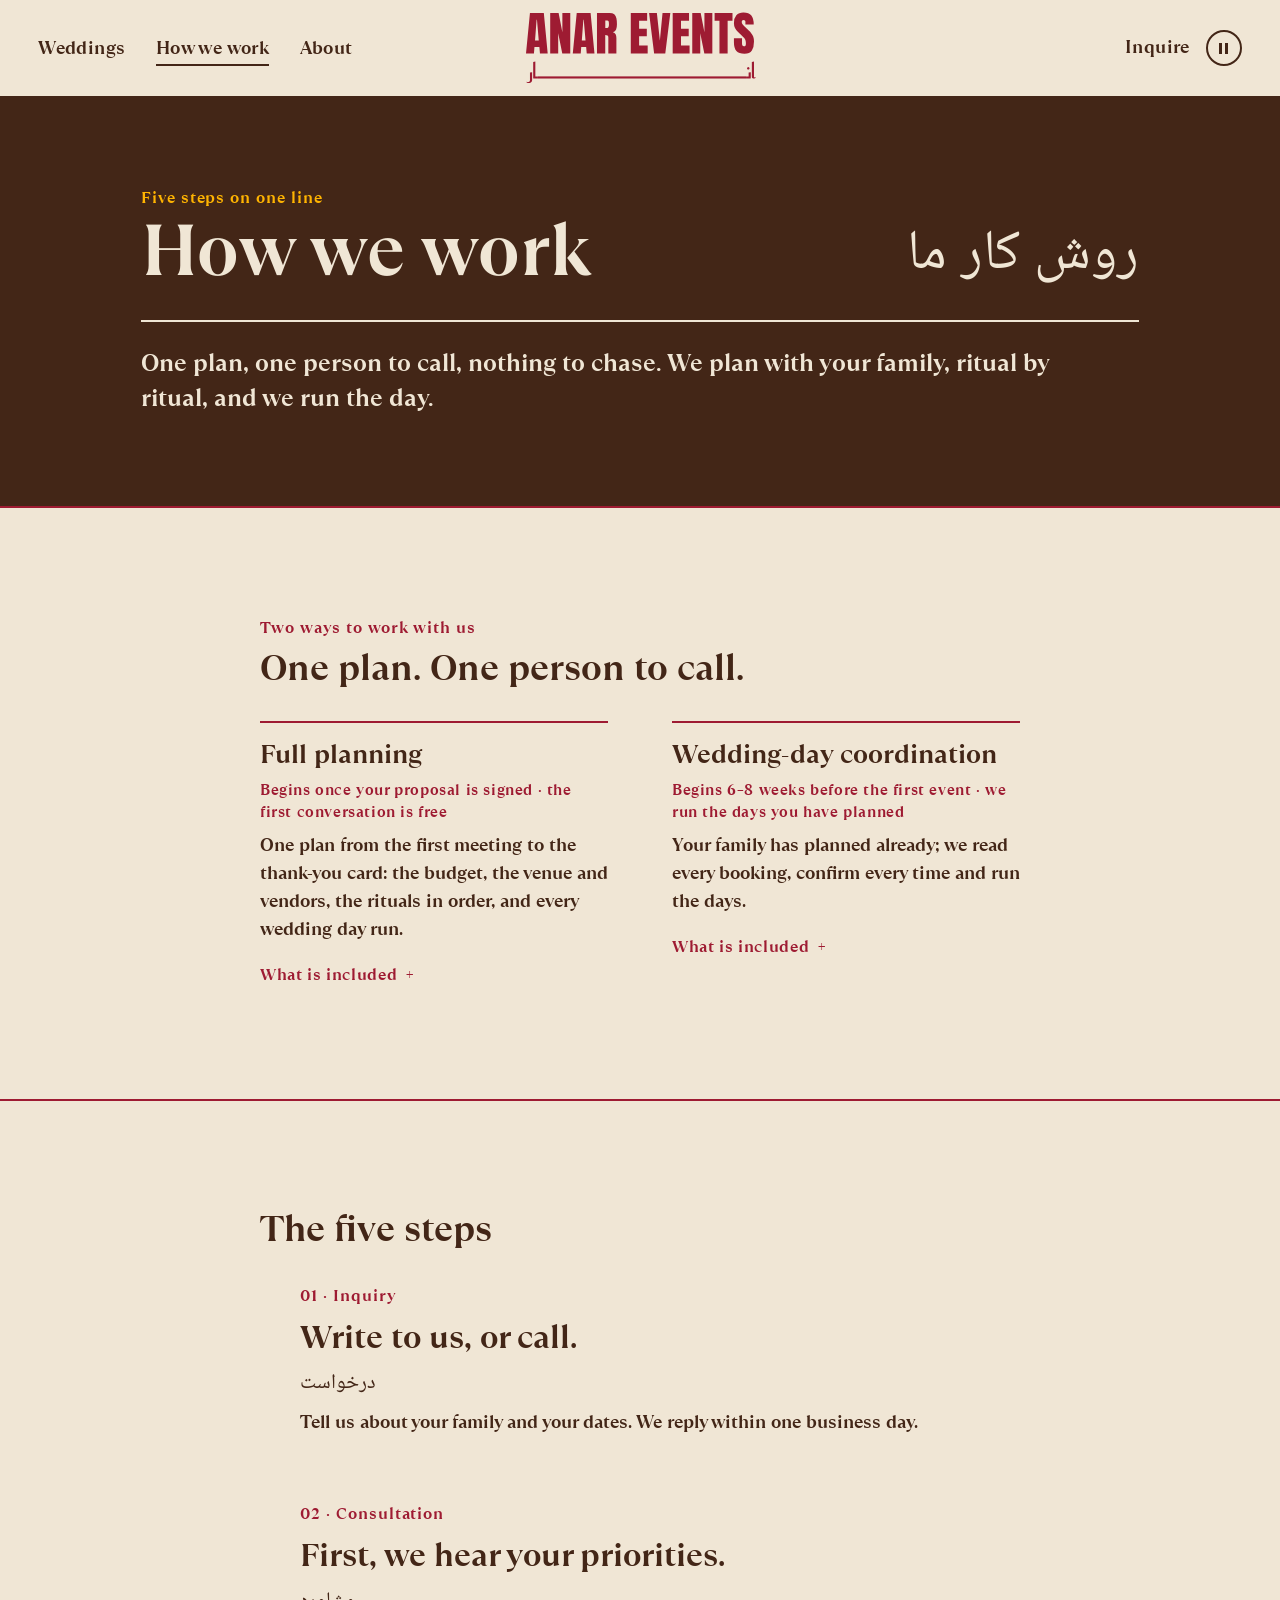
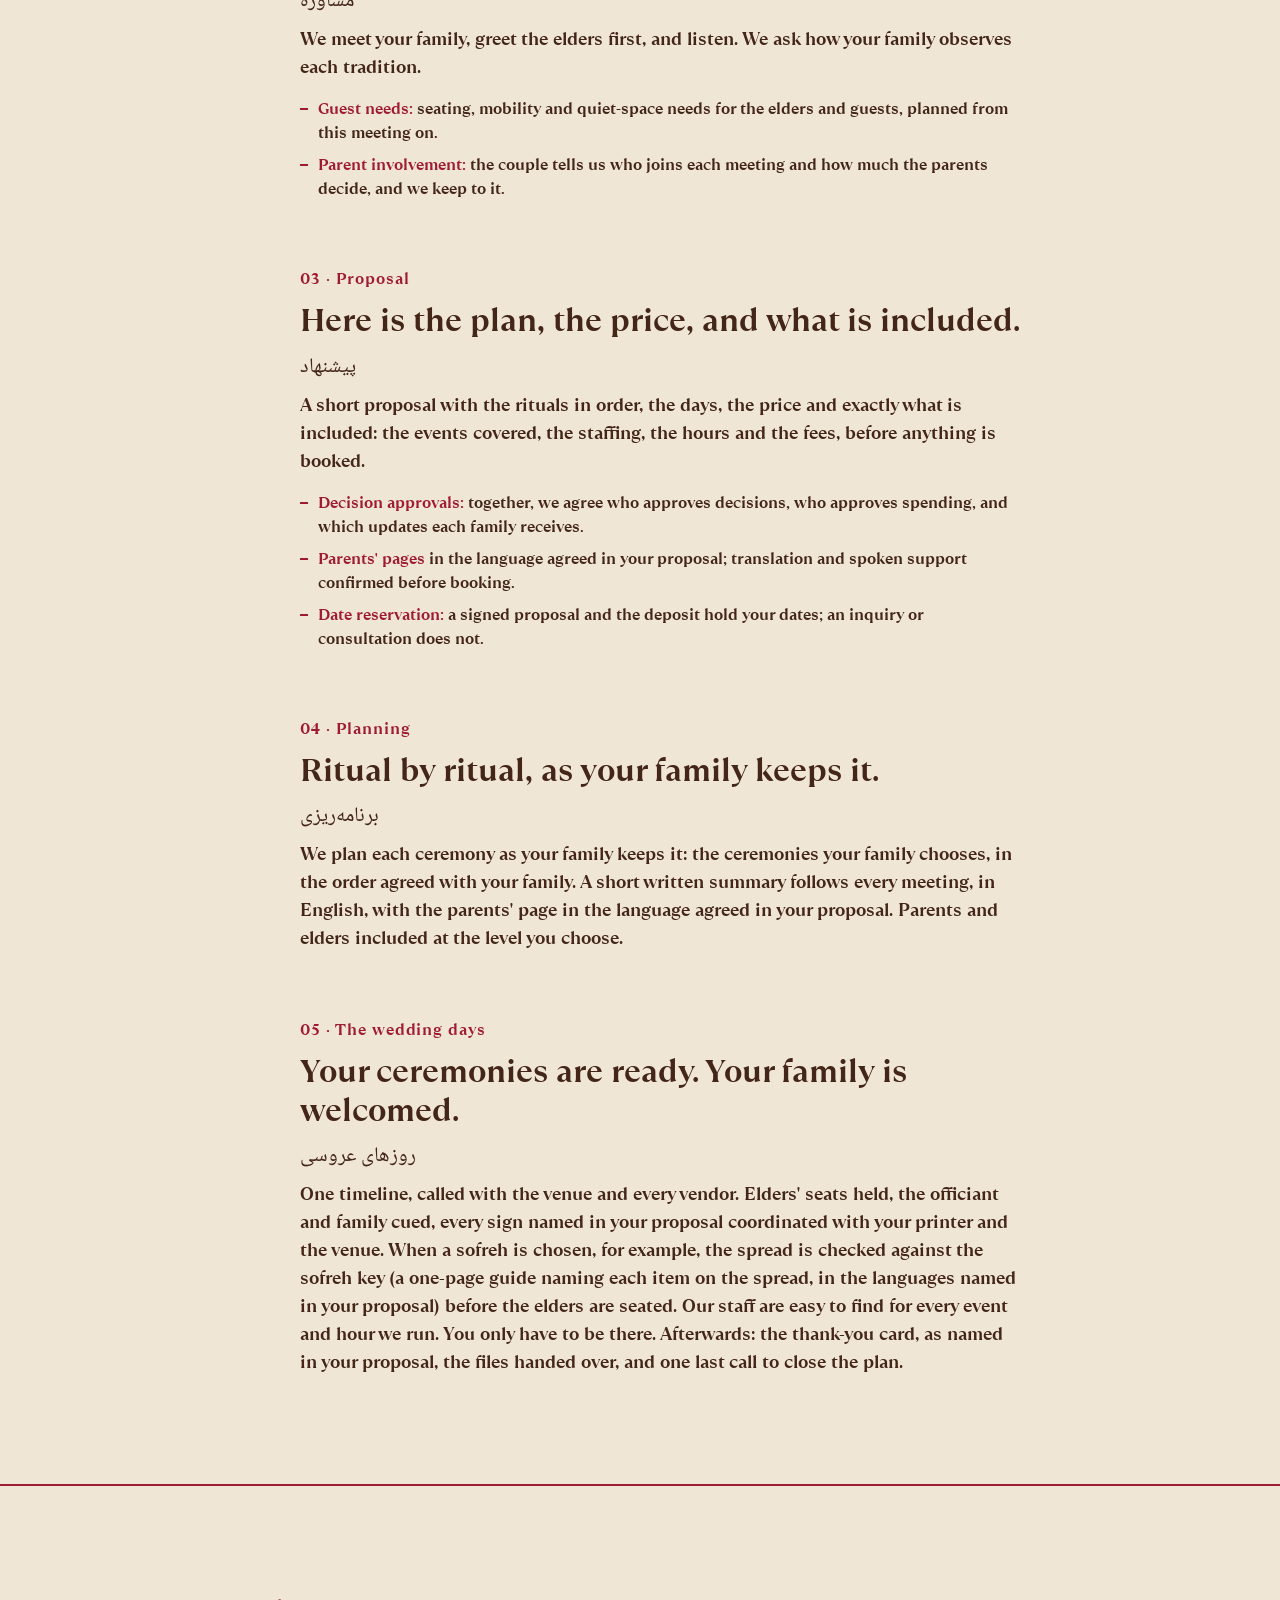
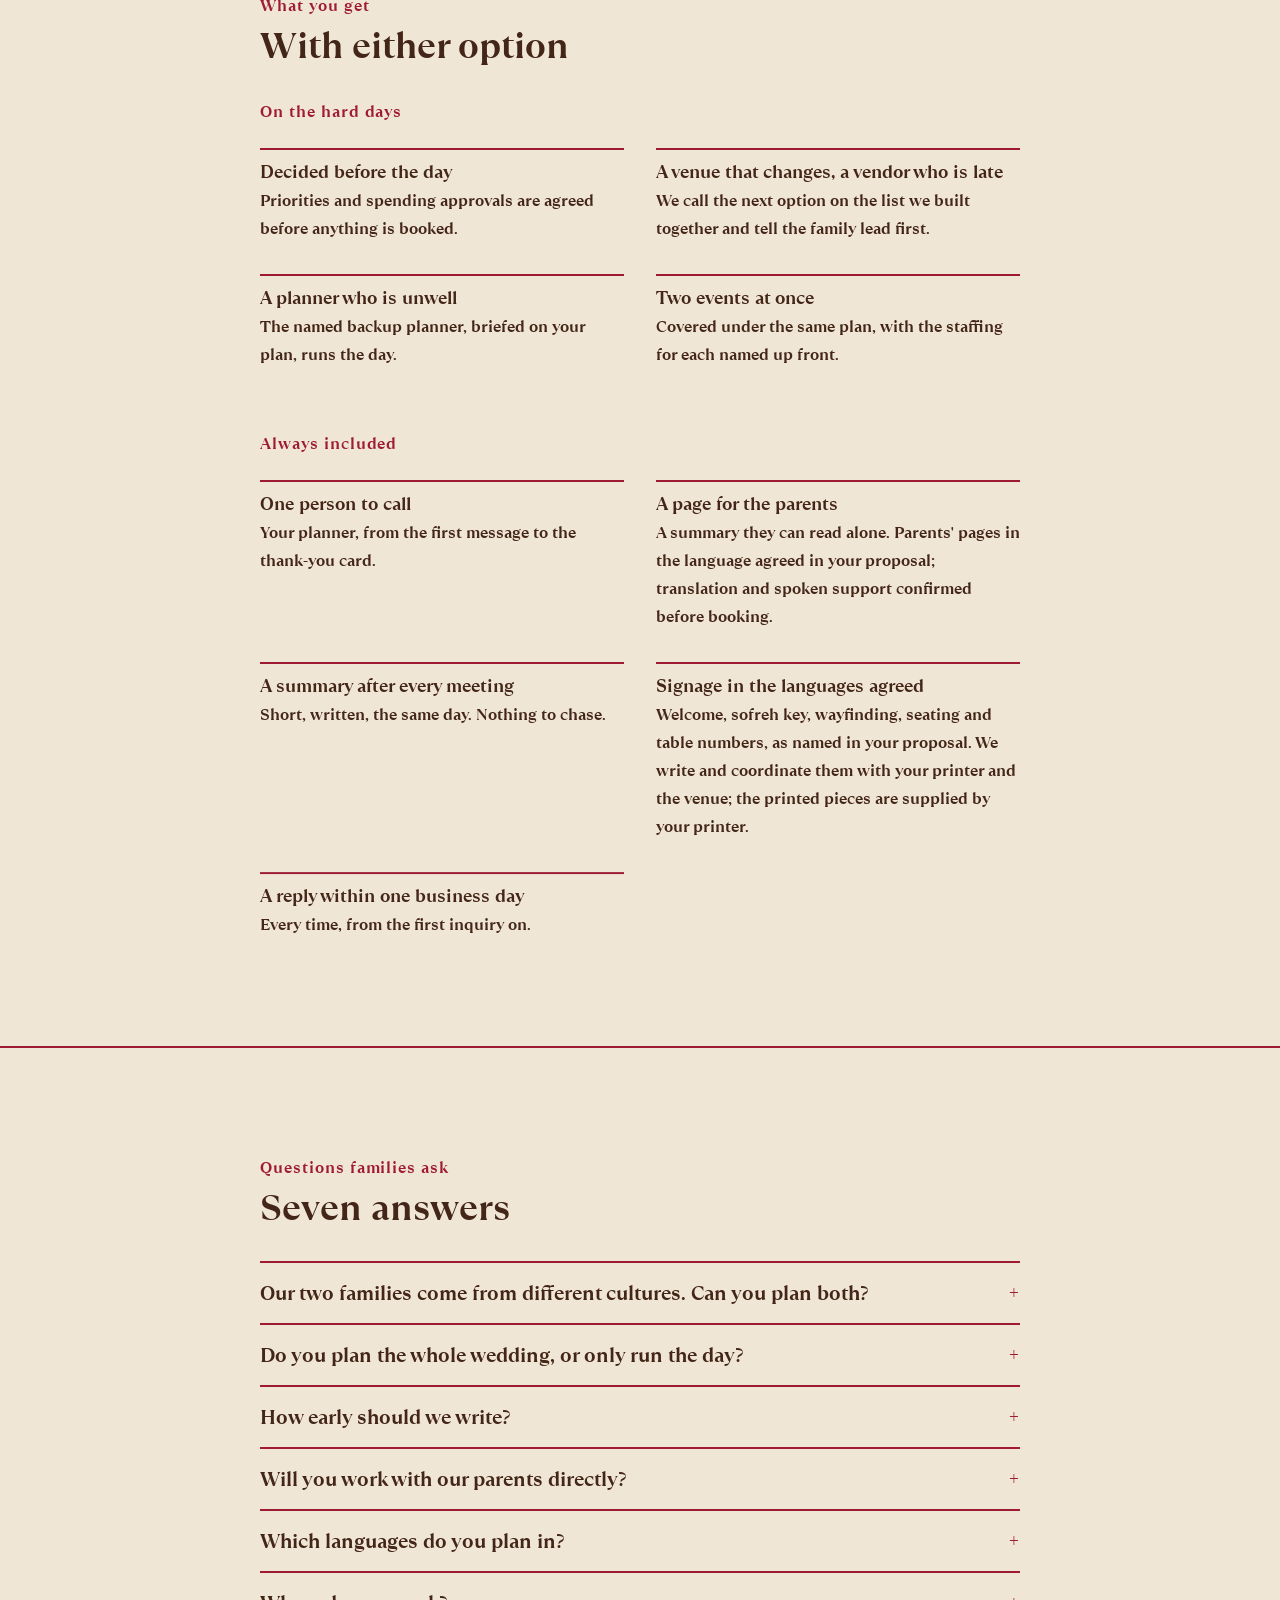
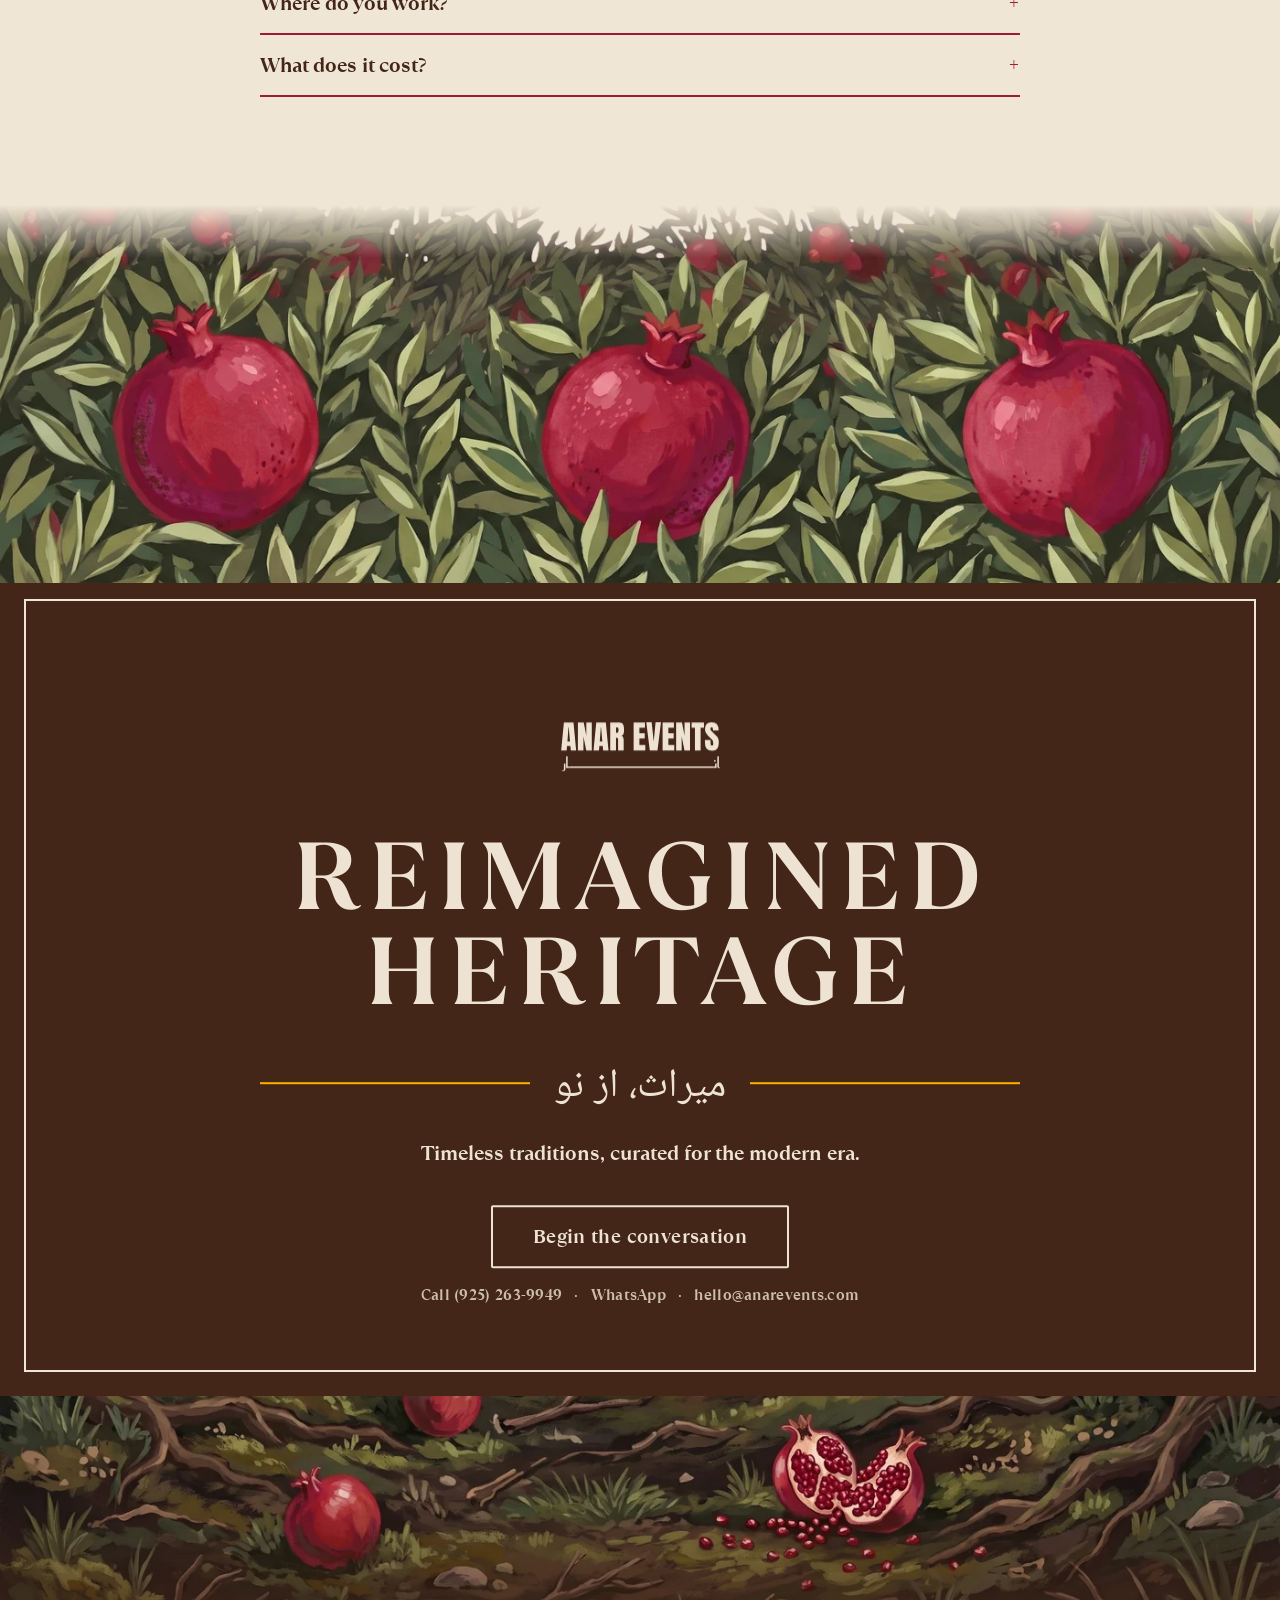
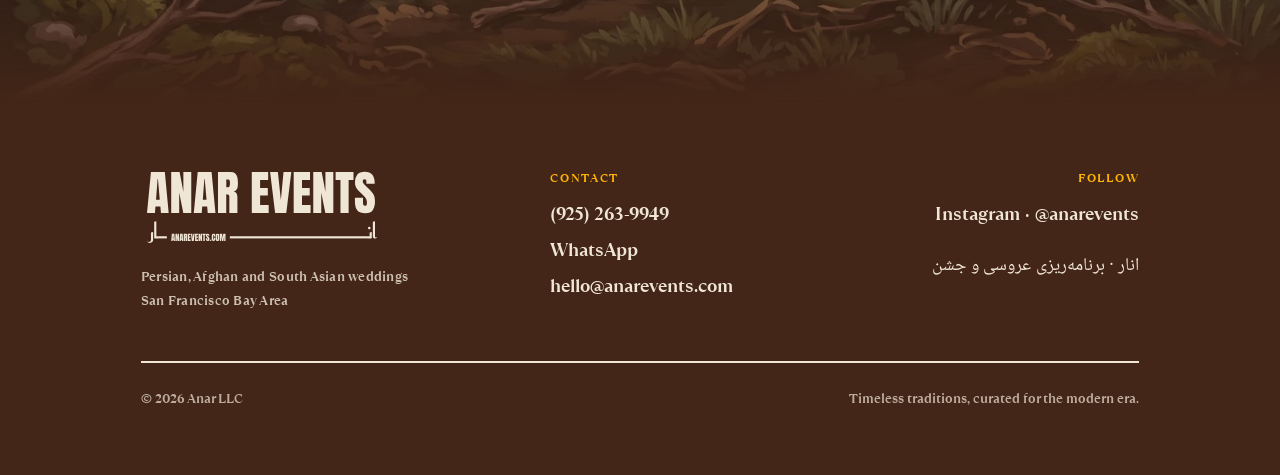
<file: how-we-work.html>
<!doctype html>
<html lang="en">
<head>
<meta charset="utf-8">
<meta name="viewport" content="width=device-width, initial-scale=1">
<title>How we work · Anar Events</title>
<meta name="description" content="Five steps on one line: inquiry, consultation, proposal, planning, the wedding days. How Anar Events plans and runs Persian, Afghan and South Asian weddings in the Bay Area.">
<meta name="theme-color" content="#F0E6D5">
<meta property="og:title" content="How we work · Anar Events">
<meta property="og:description" content="Five steps on one line: inquiry, consultation, proposal, planning, the wedding days.">
<meta property="og:image" content="https://anarevents.com/assets/video/hero-poster.jpg">
<meta property="og:url" content="https://anarevents.com/how-we-work.html">
<meta property="og:type" content="website">
<link rel="canonical" href="https://anarevents.com/how-we-work.html">
<script>var d=document.documentElement;d.classList.add('js');try{var p=sessionStorage.getItem('anar-motion');if(!matchMedia('(prefers-reduced-motion: reduce)').matches&&p!=='paused')d.classList.add('motion')}catch(e){}</script>
<link rel="preload" href="assets/fonts/TTRamillas-Bold.woff2" as="font" type="font/woff2" crossorigin>
<link rel="preload" href="assets/fonts/NotoNaskhArabic-arabic.woff2" as="font" type="font/woff2" crossorigin>
<link rel="stylesheet" href="assets/css/site.css">
<link rel="icon" href="assets/logo/logo-red.svg" type="image/svg+xml">
<!-- self-hosted vendors (gsap 3.12.5, ScrollTrigger 3.12.5, lenis 1.1.18), same load order -->
<script defer src="assets/js/vendor/gsap.min.js"></script>
<script defer src="assets/js/vendor/ScrollTrigger.min.js"></script>
<script defer src="assets/js/vendor/lenis.min.js"></script>
<script defer src="assets/js/site.js"></script>
</head>
<body class="page-how">
<a class="skip-link" href="#main">Skip to content</a>

<div class="tree-frame" aria-hidden="true">
  <img data-layer="leftBranch" width="2752" height="1536" alt="" decoding="async">
  <img data-layer="rightBranch" width="2752" height="1536" alt="" decoding="async">
</div>

<header class="site-header site-header--solid">
  <div class="site-header__inner">
    <button class="nav-toggle" type="button" aria-expanded="false" aria-controls="site-nav"><span class="nav-toggle__bar"></span><span class="visually-hidden">Menu</span></button>
    <nav class="site-nav" id="site-nav" aria-label="Main">
      <ul>
        <li><a href="weddings.html">Weddings</a></li>
        <li><a href="how-we-work.html" aria-current="page">How we work</a></li>
        <li><a href="about.html">About</a></li>
      </ul>
    </nav>
    <a class="site-logo" href="index.html" aria-label="Anar Events, home">
      <img class="site-logo__red" src="assets/logo/logo-red.svg" width="1600" height="552" alt="Anar Events">
      <img class="site-logo__cream" src="assets/logo/logo-cream.svg" width="1600" height="552" alt="" aria-hidden="true">
    </a>
    <div class="site-header__end">
      <a class="site-inquire" href="index.html#inquire">Inquire</a>
      <!-- Pause motion / Play motion: the branch sway, parallax and reveals (site.js pauseAll); the choice is kept for the session; aria-pressed="true" = paused -->
      <button class="hero-toggle" type="button" aria-label="Pause motion" aria-pressed="false"><span class="hero-toggle__glyph" aria-hidden="true"></span></button>
    </div>
  </div>
</header>

<main id="main" class="page-top">

  <section class="band on-brown" aria-labelledby="page-title">
    <div class="container">
      <p class="eyebrow">Five steps on one line</p>
      <div class="band__title">
        <h1 id="page-title" class="h-display">How we work</h1>
        <p class="fa fa--title" lang="fa" dir="rtl">روش کار ما</p>
      </div>
      <hr class="rule" style="margin:32px 0 24px">
      <p class="lede measure">One plan, one person to call, nothing to chase. We plan with your family, ritual by ritual, and we run the day.</p>
    </div>
  </section>

  <!-- the two service options first: a family finds the help it needs before reading the five steps -->
  <section class="section inner" id="you-get" aria-labelledby="you-get-title">
    <div class="container container--text">
      <p class="eyebrow reveal">Two ways to work with us</p>
      <h2 id="you-get-title" class="reveal" style="margin:8px 0 32px">One plan. One person to call.</h2>
      <!-- when support begins and the core scope of each stay visible; the operational bullets sit in a native <details> -->
      <ul class="options stagger" aria-label="Two ways to work with us">
        <li>
          <h3>Full planning</h3>
          <p class="option__when">Begins once your proposal is signed · the first conversation is free</p>
          <p class="option__scope">One plan from the first meeting to the thank-you card: the budget, the venue and vendors, the rituals in order, and every wedding day run.</p>
          <details class="option__more">
            <summary>What is included</summary>
            <ul>
              <li>Your budget tracked, line by line, once planning begins.</li>
              <li>Venue and vendor shortlist, booking support, and contract review covering planning requirements and vendor logistics.</li>
              <li>Planning decisions scheduled ritual by ritual, with a short written summary after each meeting.</li>
              <li>One written plan: the rituals in order, the days, the price and what is included. Parents' pages in the language agreed in your proposal; translation and spoken support confirmed before booking.</li>
              <li>We run the events and hours agreed in your proposal: one timeline, called with the venue and every vendor; elders' seats held.</li>
            </ul>
          </details>
        </li>
        <li>
          <h3>Wedding-day coordination</h3>
          <p class="option__when">Begins 6–8 weeks before the first event · we run the days you have planned</p>
          <p class="option__scope">Your family has planned already; we read every booking, confirm every time and run the days.</p>
          <details class="option__more">
            <summary>What is included</summary>
            <ul>
              <li>The events, hours and staffing we take on, named up front.</li>
              <li>The handover lists outstanding tasks and agrees who completes them, with a date.</li>
              <li>Every contract, contact and time in it read and confirmed with the venue and every vendor.</li>
              <li>One timeline for every day, with the sofreh key or the programme checked against your family's wishes.</li>
              <li>On the days: elders greeted first, the officiant and family cued, our staff easy to find. You only have to be there.</li>
            </ul>
          </details>
        </li>
      </ul>
    </div>
  </section>

  <!-- Five steps on ONE kashida line (site.js block 7: [data-track]) -->
  <section class="section inner" id="steps" aria-labelledby="steps-title">
    <div class="container container--text">
      <h2 id="steps-title" class="reveal" style="margin-bottom:32px">The five steps</h2>
      <div class="steps" data-track>
        <svg class="steps__line track-line" viewBox="0 0 2 1000" preserveAspectRatio="none" aria-hidden="true" focusable="false"><path d="M1 0 V1000"/></svg>
        <ol class="steps__list">
          <li class="step reveal">
            <span class="step__dot track-dot" aria-hidden="true"></span>
            <span class="step__n">01 · Inquiry</span>
            <h3>Write to us, or call.</h3>
            <p class="fa" lang="fa" dir="rtl">درخواست</p>
            <p>Tell us about your family and your dates. We reply within one business day.</p>
          </li>
          <li class="step reveal">
            <span class="step__dot track-dot" aria-hidden="true"></span>
            <span class="step__n">02 · Consultation</span>
            <h3>First, we hear your priorities.</h3>
            <p class="fa" lang="fa" dir="rtl">مشاوره</p>
            <p>We meet your family, greet the elders first, and listen. We ask how your family observes each tradition.</p>
            <ul class="step__points">
              <li><strong>Guest needs:</strong> seating, mobility and quiet-space needs for the elders and guests, planned from this meeting on.</li>
              <li><strong>Parent involvement:</strong> the couple tells us who joins each meeting and how much the parents decide, and we keep to it.</li>
            </ul>
          </li>
          <li class="step reveal">
            <span class="step__dot track-dot" aria-hidden="true"></span>
            <span class="step__n">03 · Proposal</span>
            <h3>Here is the plan, the price, and what is included.</h3>
            <p class="fa" lang="fa" dir="rtl">پیشنهاد</p>
            <p>A short proposal with the rituals in order, the days, the price and exactly what is included: the events covered, the staffing, the hours and the fees, before anything is booked.</p>
            <ul class="step__points">
              <li><strong>Decision approvals:</strong> together, we agree who approves decisions, who approves spending, and which updates each family receives.</li>
              <li><strong>Parents' pages</strong> in the language agreed in your proposal; translation and spoken support confirmed before booking.</li>
              <li><strong>Date reservation:</strong> a signed proposal and the deposit hold your dates; an inquiry or consultation does not.</li>
            </ul>
          </li>
          <li class="step reveal">
            <span class="step__dot track-dot" aria-hidden="true"></span>
            <span class="step__n">04 · Planning</span>
            <h3>Ritual by ritual, as your family keeps it.</h3>
            <p class="fa" lang="fa" dir="rtl">برنامه‌ریزی</p>
            <p>We plan each ceremony as your family keeps it: the ceremonies your family chooses, in the order agreed with your family. A short written summary follows every meeting, in English, with the parents' page in the language agreed in your proposal. Parents and elders included at the level you choose.</p>
          </li>
          <li class="step reveal">
            <span class="step__dot track-dot" aria-hidden="true"></span>
            <span class="step__n">05 · The wedding days</span>
            <h3>Your ceremonies are ready. Your family is welcomed.</h3>
            <p class="fa" lang="fa" dir="rtl">روزهای عروسی</p>
            <p>One timeline, called with the venue and every vendor. Elders' seats held, the officiant and family cued, every sign named in your proposal coordinated with your printer and the venue. When a sofreh is chosen, for example, the spread is checked against the sofreh key (a one-page guide naming each item on the spread, in the languages named in your proposal) before the elders are seated. Our staff are easy to find for every event and hour we run. You only have to be there. Afterwards: the thank-you card, as named in your proposal, the files handed over, and one last call to close the plan.</p>
          </li>
        </ol>
      </div>
    </div>
  </section>

  <!-- With either option, and the hard days -->
  <section class="section inner" id="with-either" aria-labelledby="either-title">
    <div class="container container--text">
      <p class="eyebrow reveal">What you get</p>
      <h2 id="either-title" class="reveal" style="margin:8px 0 32px">With either option</h2>
      <!-- how the hard days are handled: the procedures, not assurances (who decides, the next option on the list, the family lead, the named backup) -->
      <p class="eyebrow reveal" style="margin-bottom:24px">On the hard days</p>
      <ul class="you-get stagger" aria-label="How the hard days are handled" style="margin-bottom:64px">
        <li><strong>Decided before the day</strong><span>Priorities and spending approvals are agreed before anything is booked.</span></li>
        <li><strong>A venue that changes, a vendor who is late</strong><span>We call the next option on the list we built together and tell the family lead first.</span></li>
        <li><strong>A planner who is unwell</strong><span>The named backup planner, briefed on your plan, runs the day.</span></li>
        <li><strong>Two events at once</strong><span>Covered under the same plan, with the staffing for each named up front.</span></li>
      </ul>
      <p class="eyebrow reveal" style="margin-bottom:24px">Always included</p>
      <ul class="you-get stagger">
        <li><strong>One person to call</strong><span>Your planner, from the first message to the thank-you card.</span></li>
        <li><strong>A page for the parents</strong><span>A summary they can read alone. Parents' pages in the language agreed in your proposal; translation and spoken support confirmed before booking.</span></li>
        <li><strong>A summary after every meeting</strong><span>Short, written, the same day. Nothing to chase.</span></li>
        <li><strong>Signage in the languages agreed</strong><span>Welcome, sofreh key, wayfinding, seating and table numbers, as named in your proposal. We write and coordinate them with your printer and the venue; the printed pieces are supplied by your printer.</span></li>
        <li><strong>A reply within one business day</strong><span>Every time, from the first inquiry on.</span></li>
      </ul>
    </div>
  </section>

  <!-- FAQ -->
  <section class="section inner" id="faq" aria-labelledby="faq-title">
    <div class="container container--text">
      <p class="eyebrow reveal">Questions families ask</p>
      <h2 id="faq-title" class="reveal" style="margin:8px 0 32px">Seven answers</h2>
      <div class="faq reveal">
        <details>
          <summary>Our two families come from different cultures. Can you plan both?</summary>
          <p class="faq__a">Yes. Persian, Afghan and South Asian weddings are what we do, and mixed-heritage couples are welcome. We blend cultures across a multi-day celebration without diluting either: each ritual stays as that family keeps it.</p>
        </details>
        <details>
          <summary>Do you plan the whole wedding, or only run the day?</summary>
          <p class="faq__a">Both. Full planning begins once your proposal is signed and runs to the thank-you; the first conversation is free. Wedding-day coordination begins 6–8 weeks before the first event: you have planned already, we run the days you have planned. We say which fits on the first call, with the price and what is included.</p>
        </details>
        <details>
          <summary>How early should we write?</summary>
          <p class="faq__a">As soon as you have a season in mind. Multi-day weddings fill venues and vendors early, and the best dates near Nowruz go first. Writing early costs nothing; we reply within one business day.</p>
        </details>
        <details>
          <summary>Will you work with our parents directly?</summary>
          <p class="faq__a">Yes. Parents and elders included at the level you choose. Elders are greeted first and asked, not told. The couple sets the level of parent involvement. Parents' pages in the language agreed in your proposal; translation and spoken support confirmed before booking.</p>
        </details>
        <details>
          <summary>Which languages do you plan in?</summary>
          <p class="faq__a">Planning runs in English. Parents' pages in the language agreed in your proposal (Persian, Dari, Pashto, Urdu, Hindi, Punjabi or another you name); translation and spoken support confirmed before booking. For calls and meetings in another language, tell us which one.</p>
        </details>
        <details>
          <summary>Where do you work?</summary>
          <p class="faq__a">The San Francisco Bay Area: the city, the East Bay and the Peninsula, the South Bay and Silicon Valley, and Wine Country (Napa and Sonoma). For a wedding further afield, write to us and we will tell you plainly whether we can.</p>
        </details>
        <details>
          <summary>What does it cost?</summary>
          <p class="faq__a">Every proposal is priced to the events, days and staffing it covers. Full planning and wedding-day coordination are quoted after the first conversation.</p>
        </details>
      </div>
    </div>
  </section>

  <!-- Static leaf band: the foot of the page content, above the CTA band -->
  <div class="leaf-band" aria-hidden="true"><img src="assets/tree/painted/bottom-canopy.webp" srcset="assets/tree/painted/bottom-canopy-700.webp 700w, assets/tree/painted/bottom-canopy-1400.webp 1400w, assets/tree/painted/bottom-canopy.webp 2752w" sizes="100vw" width="2752" height="1536" alt="" loading="lazy" decoding="async"></div>

  <!-- CTA bar ("Poster"): cream inset frame, wordmark on top, the Persian tagline sits inside the kashida line. -->
  <section class="cta cta--poster on-brown" id="cta" aria-labelledby="cta-title-a">
    <div class="container">
      <img class="cta__wordmark reveal" src="assets/logo/logo-cream.svg" width="1600" height="552" alt="Anar Events" loading="lazy">
      <h2 id="cta-title-a" class="cta__title reveal">Reimagined<br>Heritage</h2>
      <div class="kashida-tagline reveal"><p class="fa fa--big" lang="fa" dir="rtl">میراث، از نو</p></div>
      <p class="cta__line reveal">Timeless traditions, curated for the modern era.</p>
      <div class="cta__actions reveal">
        <a class="btn btn--cream btn--big" href="index.html#inquire">Begin the conversation</a>
        <p class="cta__contact"><span class="cta__item">Call <a href="tel:+19252639949">(925) 263-9949</a></span><span class="cta__item"><span class="cta__sep" aria-hidden="true">·</span><a href="https://wa.me/19252639949" rel="noopener">WhatsApp</a></span><span class="cta__item"><span class="cta__sep" aria-hidden="true">·</span><a href="mailto:hello@anarevents.com">hello@anarevents.com</a></span></p>
      </div>
    </div>
  </section>

</main>

<footer class="site-footer on-brown">
  <div class="ground-band" aria-hidden="true"><img src="assets/tree/painted/ground-bottom.webp" srcset="assets/tree/painted/ground-bottom-700.webp 700w, assets/tree/painted/ground-bottom-1400.webp 1400w, assets/tree/painted/ground-bottom.webp 2752w" sizes="100vw" width="2752" height="1536" alt="" loading="lazy" decoding="async"></div>
  <div class="container site-footer__inner">
    <div class="site-footer__grid">
      <div class="site-footer__brand">
        <img class="site-footer__logo" src="assets/logo/logo-cream-url.svg" width="1600" height="552" alt="Anar Events · anarevents.com" loading="lazy">
        <p class="site-footer__tag">Persian, Afghan and South Asian weddings<br>San Francisco Bay Area</p>
      </div>
      <div class="site-footer__col">
        <p class="site-footer__eyebrow">Contact</p>
        <ul class="site-footer__list">
          <li><a href="tel:+19252639949">(925) 263-9949</a></li>
          <li><a href="https://wa.me/19252639949" rel="noopener">WhatsApp</a></li>
          <li><a href="mailto:hello@anarevents.com">hello@anarevents.com</a></li>
        </ul>
      </div>
      <div class="site-footer__col site-footer__col--end">
        <p class="site-footer__eyebrow">Follow</p>
        <ul class="site-footer__list">
          <li><a href="https://instagram.com/anarevents" rel="noopener">Instagram · @anarevents</a></li>
        </ul>
        <p class="site-footer__fa fa" lang="fa" dir="rtl">انار · برنامه‌ریزی عروسی و جشن</p>
      </div>
    </div>
    <div class="site-footer__bottom">
      <span>© 2026 Anar LLC</span>
      <span>Timeless traditions, curated for the modern era.</span>
    </div>
  </div>
</footer>
</body>
</html>
</file>
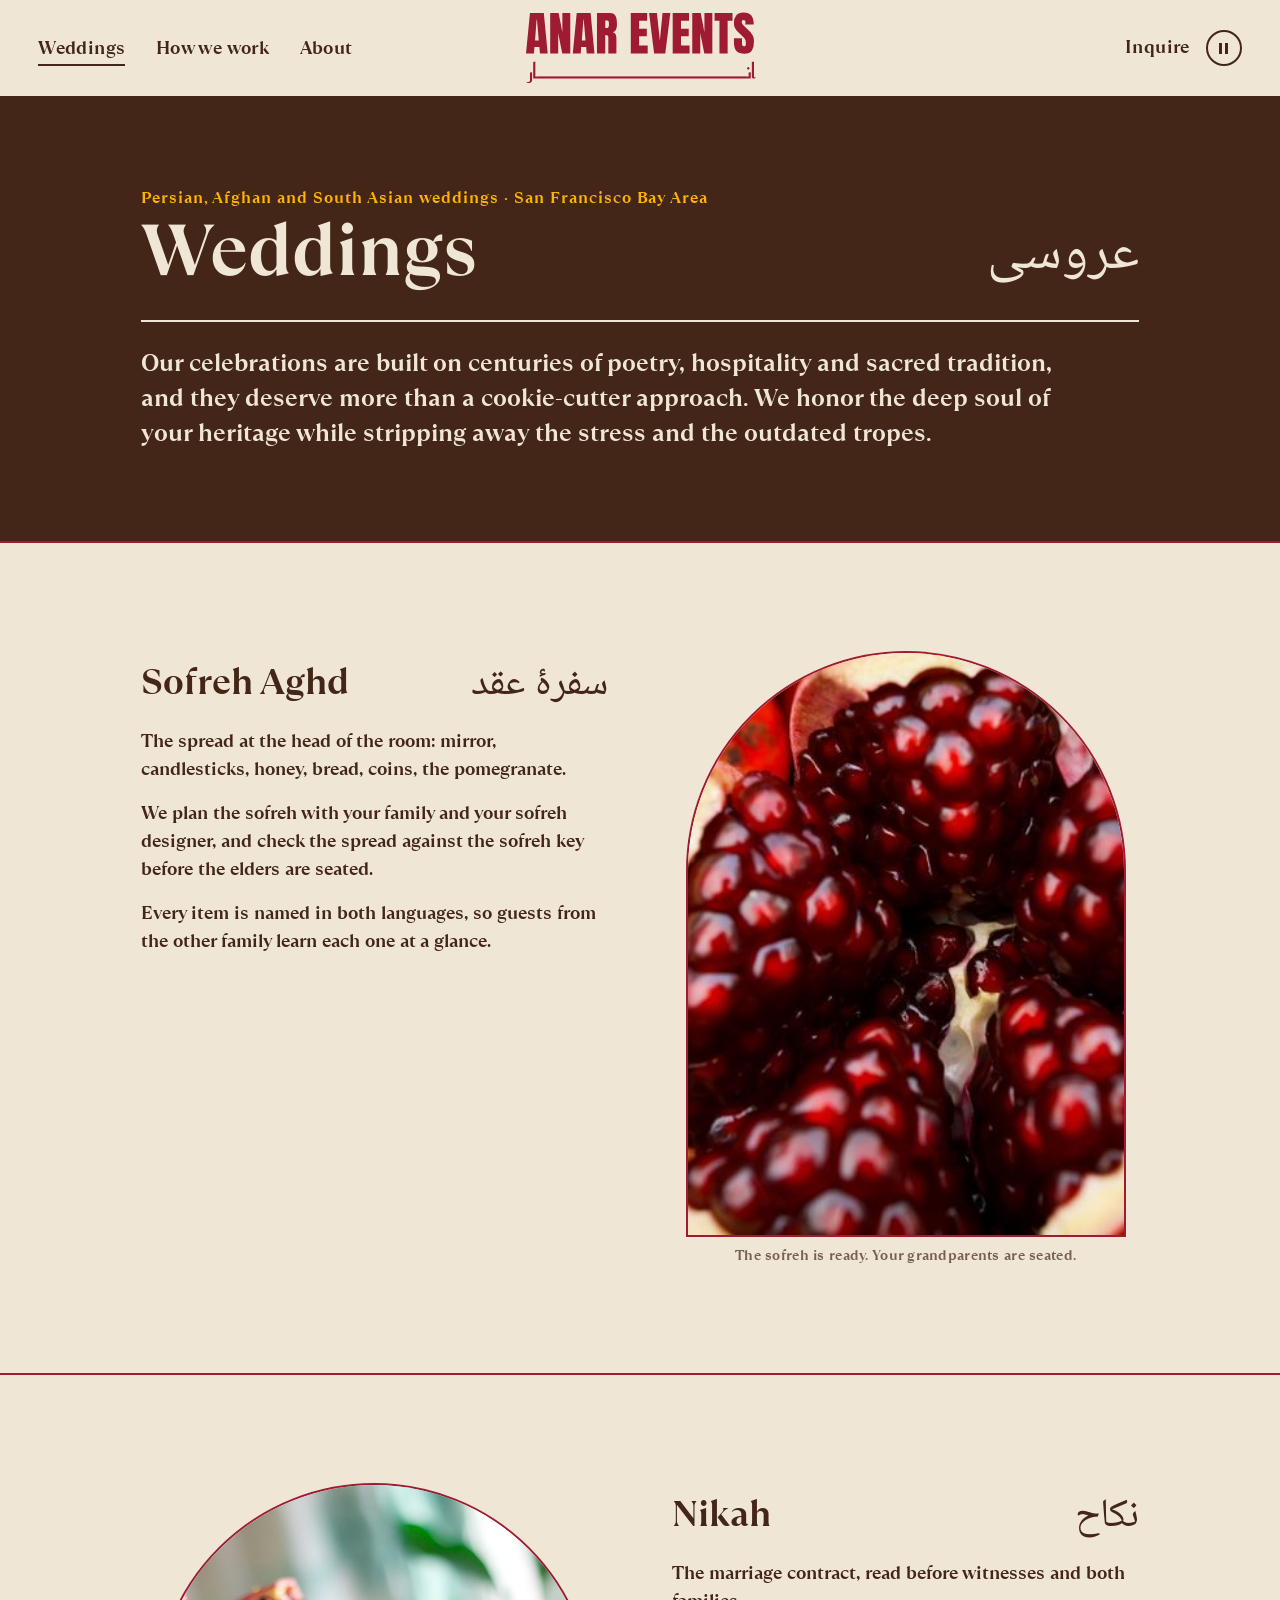
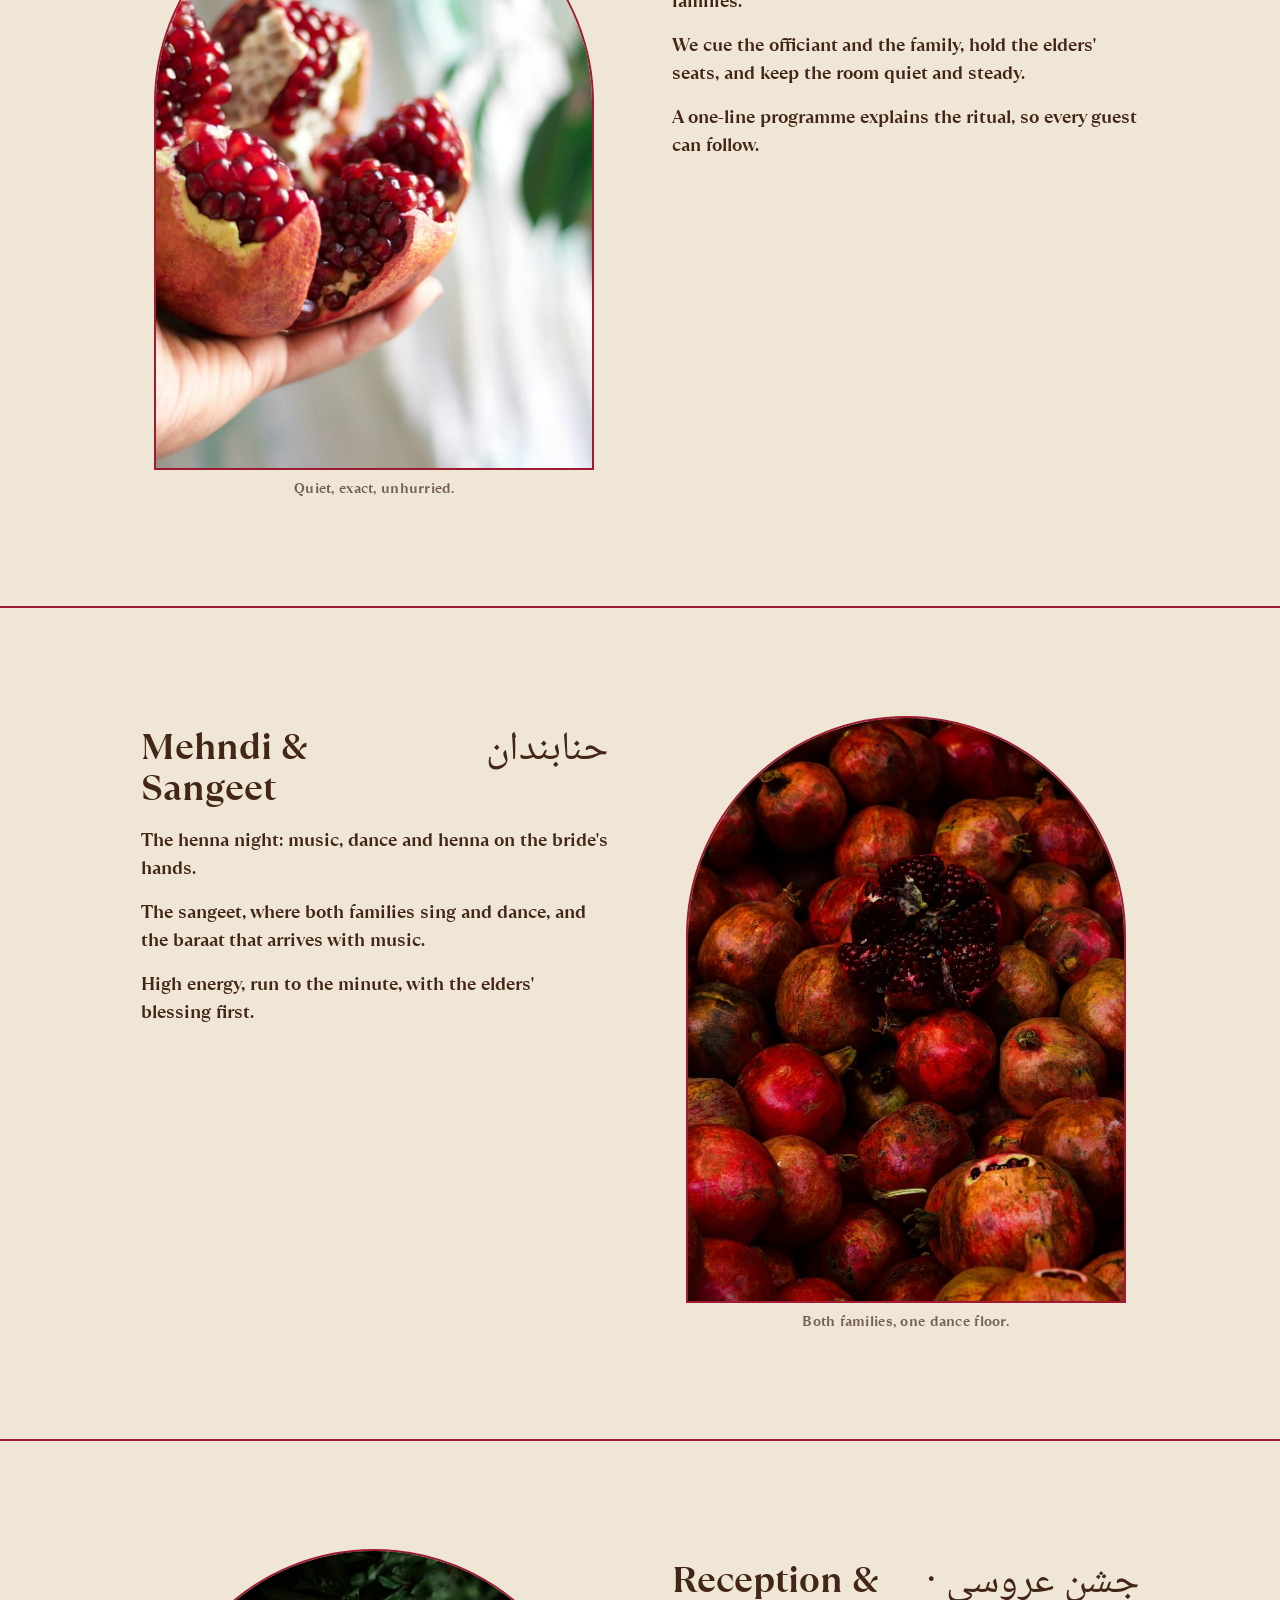
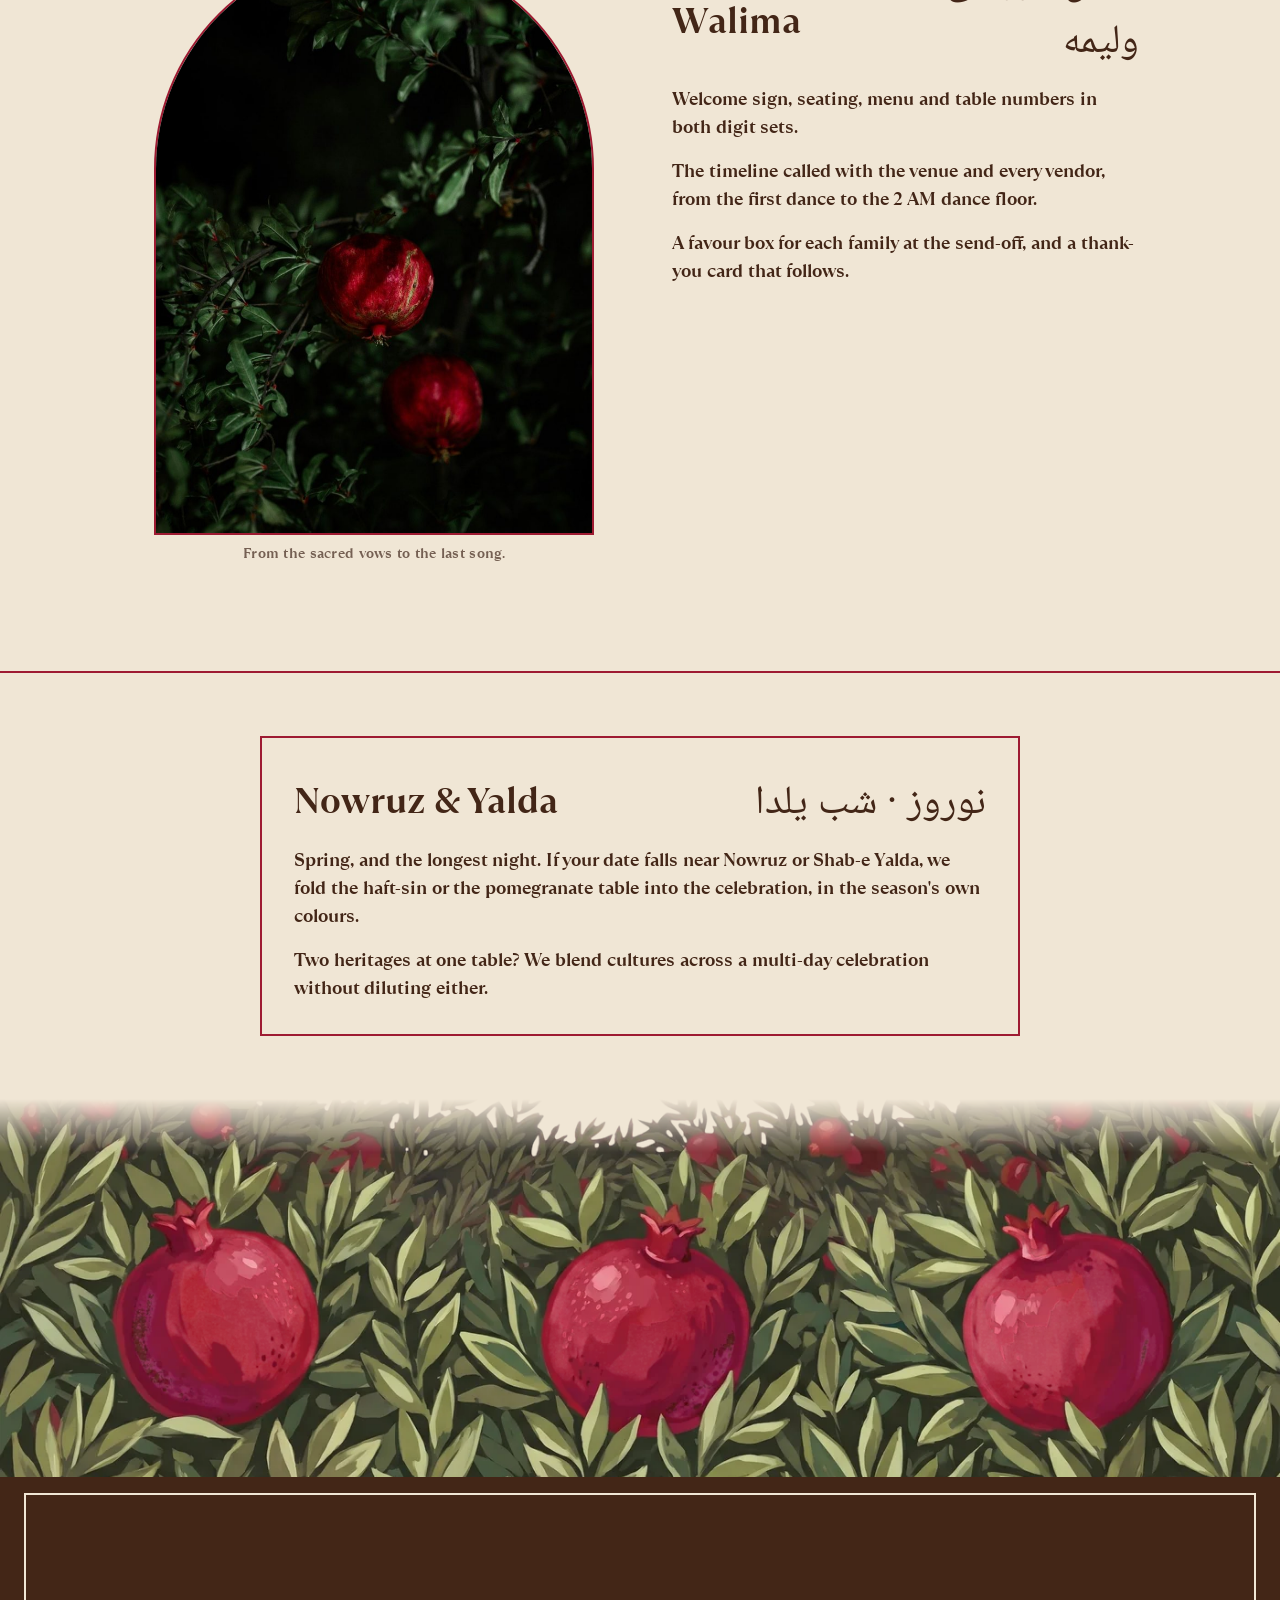
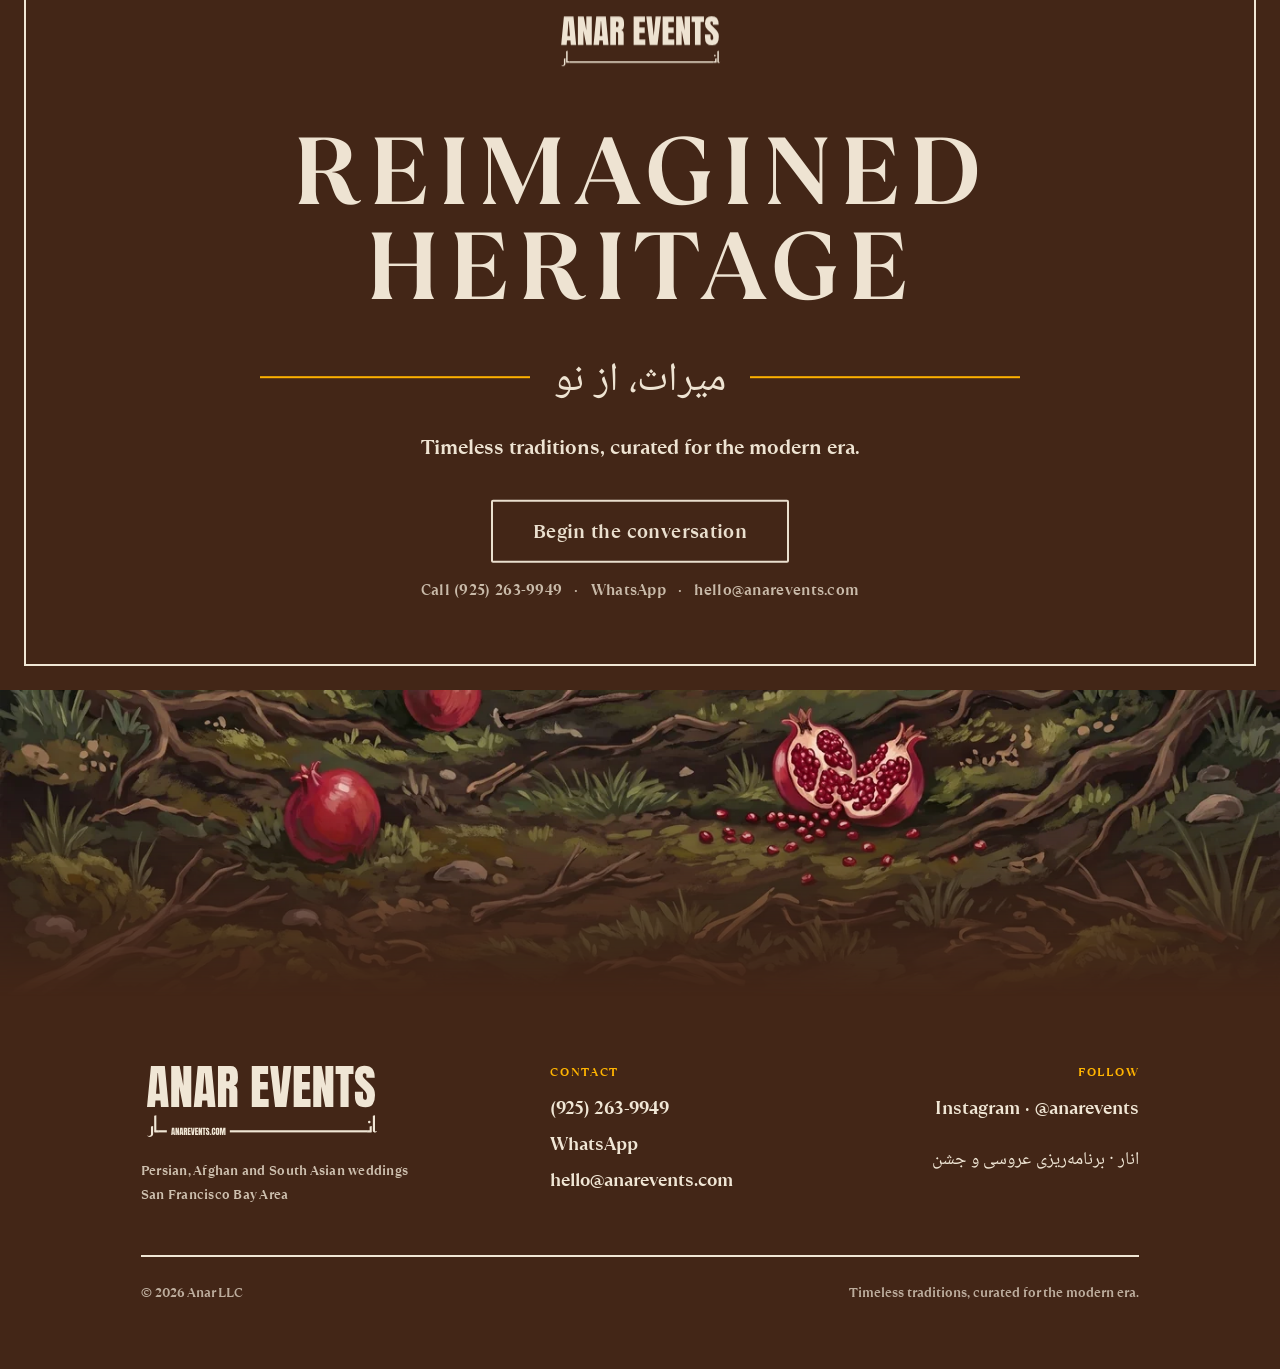
<file: weddings.html>
<!doctype html>
<html lang="en">
<head>
<meta charset="utf-8">
<meta name="viewport" content="width=device-width, initial-scale=1">
<title>Weddings · Anar Events</title>
<meta name="description" content="Sofreh aghd, nikah, mehndi and sangeet, reception and walima. Anar Events plans each tradition with your family, ritual by ritual, in the San Francisco Bay Area.">
<meta name="theme-color" content="#F0E6D5">
<meta property="og:title" content="Weddings · Anar Events">
<meta property="og:description" content="Sofreh aghd, nikah, mehndi and sangeet, reception and walima. Anar Events plans each tradition with your family, ritual by ritual, in the San Francisco Bay Area.">
<meta property="og:image" content="https://anarevents.com/assets/video/hero-poster.jpg">
<meta property="og:url" content="https://anarevents.com/weddings.html">
<meta property="og:type" content="website">
<link rel="canonical" href="https://anarevents.com/weddings.html">
<script>var d=document.documentElement;d.classList.add('js');try{var p=sessionStorage.getItem('anar-motion');if(!matchMedia('(prefers-reduced-motion: reduce)').matches&&p!=='paused')d.classList.add('motion')}catch(e){}</script>
<link rel="preload" href="assets/fonts/TTRamillas-Bold.woff2" as="font" type="font/woff2" crossorigin>
<link rel="preload" href="assets/fonts/NotoNaskhArabic-arabic.woff2" as="font" type="font/woff2" crossorigin>
<link rel="stylesheet" href="assets/css/site.css">
<link rel="icon" href="assets/logo/logo-red.svg" type="image/svg+xml">
<!-- self-hosted vendors (gsap 3.12.5, ScrollTrigger 3.12.5, lenis 1.1.18), same load order -->
<script defer src="assets/js/vendor/gsap.min.js"></script>
<script defer src="assets/js/vendor/ScrollTrigger.min.js"></script>
<script defer src="assets/js/vendor/lenis.min.js"></script>
<script defer src="assets/js/site.js"></script>
</head>
<body class="page-weddings">
<a class="skip-link" href="#main">Skip to content</a>

<div class="tree-frame" aria-hidden="true">
  <img data-layer="leftBranch" width="2752" height="1536" alt="" decoding="async">
  <img data-layer="rightBranch" width="2752" height="1536" alt="" decoding="async">
</div>

<header class="site-header site-header--solid">
  <div class="site-header__inner">
    <button class="nav-toggle" type="button" aria-expanded="false" aria-controls="site-nav"><span class="nav-toggle__bar"></span><span class="visually-hidden">Menu</span></button>
    <nav class="site-nav" id="site-nav" aria-label="Main">
      <ul>
        <li><a href="weddings.html" aria-current="page">Weddings</a></li>
        <li><a href="how-we-work.html">How we work</a></li>
        <li><a href="about.html">About</a></li>
      </ul>
    </nav>
    <a class="site-logo" href="index.html" aria-label="Anar Events, home">
      <img class="site-logo__red" src="assets/logo/logo-red.svg" width="1600" height="552" alt="Anar Events">
      <img class="site-logo__cream" src="assets/logo/logo-cream.svg" width="1600" height="552" alt="" aria-hidden="true">
    </a>
    <div class="site-header__end">
      <a class="site-inquire" href="index.html#inquire">Inquire</a>
      <!-- Pause motion / Play motion: the branch sway, parallax and reveals (site.js pauseAll); the choice is kept for the session; aria-pressed="true" = paused -->
      <button class="hero-toggle" type="button" aria-label="Pause motion" aria-pressed="false"><span class="hero-toggle__glyph" aria-hidden="true"></span></button>
    </div>
  </div>
</header>

<main id="main" class="page-top">

  <section class="band on-brown" aria-labelledby="page-title">
    <div class="container">
      <p class="eyebrow">Persian, Afghan and South Asian weddings · San Francisco Bay Area</p>
      <div class="band__title">
        <h1 id="page-title" class="h-display">Weddings</h1>
        <p class="fa fa--title" lang="fa" dir="rtl">عروسی</p>
      </div>
      <hr class="rule" style="margin:32px 0 24px">
      <p class="lede measure">Our celebrations are built on centuries of poetry, hospitality and sacred tradition, and they deserve more than a cookie-cutter approach. We honor the deep soul of your heritage while stripping away the stress and the outdated tropes.</p>
    </div>
  </section>

  <!-- Sofreh Aghd -->
  <section class="section tradition" id="sofreh-aghd" aria-labelledby="t-sofreh">
    <div class="container">
      <div class="tradition__grid">
        <div class="tradition__text">
          <div class="tradition__title reveal">
            <h2 id="t-sofreh">Sofreh Aghd</h2>
            <p class="fa fa--big" lang="fa" dir="rtl">سفرهٔ عقد</p>
          </div>
          <div class="stagger">
            <p>The spread at the head of the room: mirror, candlesticks, honey, bread, coins, the pomegranate.</p>
            <p>We plan the sofreh with your family and your sofreh designer, and check the spread against the sofreh key before the elders are seated.</p>
            <p>Every item is named in both languages, so guests from the other family learn each one at a glance.</p>
          </div>
        </div>
        <figure class="tradition__media reveal">
          <div class="window"><img class="reveal-img" src="assets/img/pom-open-closeup-800.jpg" srcset="assets/img/pom-open-closeup-800.jpg 800w, assets/img/pom-open-closeup-1200.jpg 1200w, assets/img/pom-open-closeup.jpg 2000w" sizes="(min-width:536px) 440px, calc(100vw - 96px)" width="2000" height="1123" alt="An opened pomegranate, seeds packed tight" loading="lazy" decoding="async"></div>
          <figcaption class="caption">The sofreh is ready. Your grandparents are seated.</figcaption>
        </figure>
      </div>
    </div>
  </section>

  <!-- Nikah -->
  <section class="section tradition tradition--flip" id="nikah" aria-labelledby="t-nikah">
    <div class="container">
      <div class="tradition__grid">
        <div class="tradition__text">
          <div class="tradition__title reveal">
            <h2 id="t-nikah">Nikah</h2>
            <p class="fa fa--big" lang="fa" dir="rtl">نکاح</p>
          </div>
          <div class="stagger">
            <p>The marriage contract, read before witnesses and both families.</p>
            <p>We cue the officiant and the family, hold the elders' seats, and keep the room quiet and steady.</p>
            <p>A one-line programme explains the ritual, so every guest can follow.</p>
          </div>
        </div>
        <figure class="tradition__media reveal">
          <div class="window"><img class="reveal-img" src="assets/img/pom-in-hand-800.jpg" srcset="assets/img/pom-in-hand-800.jpg 800w, assets/img/pom-in-hand-1200.jpg 1200w, assets/img/pom-in-hand.jpg 1500w" sizes="(min-width:536px) 440px, calc(100vw - 96px)" width="1500" height="2000" alt="A pomegranate held in an open hand" loading="lazy" decoding="async"></div>
          <figcaption class="caption">Quiet, exact, unhurried.</figcaption>
        </figure>
      </div>
    </div>
  </section>

  <!-- Mehndi & Sangeet -->
  <section class="section tradition" id="mehndi-sangeet" aria-labelledby="t-mehndi">
    <div class="container">
      <div class="tradition__grid">
        <div class="tradition__text">
          <div class="tradition__title reveal">
            <h2 id="t-mehndi">Mehndi &amp; Sangeet</h2>
            <p class="fa fa--big" lang="fa" dir="rtl">حنابندان</p>
          </div>
          <div class="stagger">
            <p>The henna night: music, dance and henna on the bride's hands.</p>
            <p>The sangeet, where both families sing and dance, and the baraat that arrives with music.</p>
            <p>High energy, run to the minute, with the elders' blessing first.</p>
          </div>
        </div>
        <figure class="tradition__media reveal">
          <div class="window"><img class="reveal-img" src="assets/img/pom-pile-800.jpg" srcset="assets/img/pom-pile-800.jpg 800w, assets/img/pom-pile-1200.jpg 1200w, assets/img/pom-pile.jpg 1411w" sizes="(min-width:536px) 440px, calc(100vw - 96px)" width="1411" height="2000" alt="A pile of pomegranates" loading="lazy" decoding="async"></div>
          <figcaption class="caption">Both families, one dance floor.</figcaption>
        </figure>
      </div>
    </div>
  </section>

  <!-- Reception & Walima -->
  <section class="section tradition tradition--flip" id="reception-walima" aria-labelledby="t-reception">
    <div class="container">
      <div class="tradition__grid">
        <div class="tradition__text">
          <div class="tradition__title reveal">
            <h2 id="t-reception">Reception &amp; Walima</h2>
            <p class="fa fa--big" lang="fa" dir="rtl">جشن عروسی · ولیمه</p>
          </div>
          <div class="stagger">
            <p>Welcome sign, seating, menu and table numbers in both digit sets.</p>
            <p>The timeline called with the venue and every vendor, from the first dance to the 2 AM dance floor.</p>
            <p>A favour box for each family at the send-off, and a thank-you card that follows.</p>
          </div>
        </div>
        <figure class="tradition__media reveal">
          <div class="window"><img class="reveal-img" src="assets/img/pom-tree-night-800.jpg" srcset="assets/img/pom-tree-night-800.jpg 800w, assets/img/pom-tree-night.jpg 1125w" sizes="(min-width:536px) 440px, calc(100vw - 96px)" width="1125" height="2000" alt="A pomegranate tree at night" loading="lazy" decoding="async"></div>
          <figcaption class="caption">From the sacred vows to the last song.</figcaption>
        </figure>
      </div>
    </div>
  </section>

  <!-- Seasonal note -->
  <section class="section section--tight tradition" id="seasons" aria-labelledby="t-seasons">
    <div class="container container--text">
      <div class="seasonal reveal">
        <div class="tradition__title">
          <h2 id="t-seasons">Nowruz &amp; Yalda</h2>
          <p class="fa fa--big" lang="fa" dir="rtl">نوروز · شب یلدا</p>
        </div>
        <p>Spring, and the longest night. If your date falls near Nowruz or Shab-e Yalda, we fold the haft-sin or the pomegranate table into the celebration, in the season's own colours.</p>
        <p style="margin-top:16px">Two heritages at one table? We blend cultures across a multi-day celebration without diluting either.</p>
      </div>
    </div>
  </section>

  <!-- Static leaf band: the foot of the page content, above the CTA band -->
  <div class="leaf-band" aria-hidden="true"><img src="assets/tree/painted/bottom-canopy.webp" srcset="assets/tree/painted/bottom-canopy-700.webp 700w, assets/tree/painted/bottom-canopy-1400.webp 1400w, assets/tree/painted/bottom-canopy.webp 2752w" sizes="100vw" width="2752" height="1536" alt="" loading="lazy" decoding="async"></div>

  <!-- CTA bar ("Poster"): cream inset frame, wordmark on top, the Persian tagline sits inside the kashida line. -->
  <section class="cta cta--poster on-brown" id="cta" aria-labelledby="cta-title-a">
    <div class="container">
      <img class="cta__wordmark reveal" src="assets/logo/logo-cream.svg" width="1600" height="552" alt="Anar Events" loading="lazy">
      <h2 id="cta-title-a" class="cta__title reveal">Reimagined<br>Heritage</h2>
      <div class="kashida-tagline reveal"><p class="fa fa--big" lang="fa" dir="rtl">میراث، از نو</p></div>
      <p class="cta__line reveal">Timeless traditions, curated for the modern era.</p>
      <div class="cta__actions reveal">
        <a class="btn btn--cream btn--big" href="index.html#inquire">Begin the conversation</a>
        <p class="cta__contact"><span class="cta__item">Call <a href="tel:+19252639949">(925) 263-9949</a></span><span class="cta__item"><span class="cta__sep" aria-hidden="true">·</span><a href="https://wa.me/19252639949" rel="noopener">WhatsApp</a></span><span class="cta__item"><span class="cta__sep" aria-hidden="true">·</span><a href="mailto:hello@anarevents.com">hello@anarevents.com</a></span></p>
      </div>
    </div>
  </section>


</main>

<footer class="site-footer on-brown">
  <div class="ground-band" aria-hidden="true"><img src="assets/tree/painted/ground-bottom.webp" srcset="assets/tree/painted/ground-bottom-700.webp 700w, assets/tree/painted/ground-bottom-1400.webp 1400w, assets/tree/painted/ground-bottom.webp 2752w" sizes="100vw" width="2752" height="1536" alt="" loading="lazy" decoding="async"></div>
  <div class="container site-footer__inner">
    <div class="site-footer__grid">
      <div class="site-footer__brand">
        <img class="site-footer__logo" src="assets/logo/logo-cream-url.svg" width="1600" height="552" alt="Anar Events · anarevents.com" loading="lazy">
        <p class="site-footer__tag">Persian, Afghan and South Asian weddings<br>San Francisco Bay Area</p>
      </div>
      <div class="site-footer__col">
        <p class="site-footer__eyebrow">Contact</p>
        <ul class="site-footer__list">
          <li><a href="tel:+19252639949">(925) 263-9949</a></li>
          <li><a href="https://wa.me/19252639949" rel="noopener">WhatsApp</a></li>
          <li><a href="mailto:hello@anarevents.com">hello@anarevents.com</a></li>
        </ul>
      </div>
      <div class="site-footer__col site-footer__col--end">
        <p class="site-footer__eyebrow">Follow</p>
        <ul class="site-footer__list">
          <li><a href="https://instagram.com/anarevents" rel="noopener">Instagram · @anarevents</a></li>
        </ul>
        <p class="site-footer__fa fa" lang="fa" dir="rtl">انار · برنامه‌ریزی عروسی و جشن</p>
      </div>
    </div>
    <div class="site-footer__bottom">
      <span>© 2026 Anar LLC</span>
      <span>Timeless traditions, curated for the modern era.</span>
    </div>
  </div>
</footer>
</body>
</html>
</file>
<file: assets/css/site.css>
/* =========================================================
   Anar Events — site.css (v1, 3 Nov 2026)
   One file. Mobile first. Palette as custom properties.
   ========================================================= */

/* ---------- Fonts ----------
   Owner's rule: TT Ramillas BOLD (700, upright) is the ONLY Latin face, for every piece of Latin text
   (body, eyebrows, captions, quote, notes, form controls, buttons). Hierarchy comes from size, tracking and colour.
   Persian stays Noto Naskh Arabic. */
@font-face{font-family:"TT Ramillas";src:url("../fonts/TTRamillas-Bold.woff2") format("woff2");font-weight:700;font-style:normal;font-display:swap}
/* Noto Naskh Arabic: the Arabic-subset variable file from Google Fonts (one woff2 covers 400-700), self-hosted so no cross-origin CSS blocks render */
@font-face{font-family:"Noto Naskh Arabic";src:url("../fonts/NotoNaskhArabic-arabic.woff2") format("woff2");font-weight:400 700;font-style:normal;font-display:swap;unicode-range:U+0600-06FF,U+0750-077F,U+0870-0891,U+0897-08E1,U+08E3-08FF,U+200C-200E,U+2010-2011,U+204F,U+2E41,U+FB50-FDFF,U+FE70-FE74,U+FE76-FEFC}

/* ---------- Tokens ---------- */
:root{
  --red:#9E1B32;        /* anar red: accent on cream, logo */
  --seed:#E8243F;       /* seed red: big type on brown only */
  --cream:#F0E6D5;      /* the paper */
  --brown:#432617;      /* ink on cream; dark ground */
  --muted:#756053;      /* captions on cream */
  --amber:#FFB401;      /* accent on brown only */
  --gold:#B8922F;       /* foil feel, sparingly */
  --sage:#5E6B4E;
  --olive:#7A8A62;

  --font-latin:"TT Ramillas",Georgia,"Times New Roman",serif;
  --font-fa:"Noto Naskh Arabic",Tahoma,serif;

  --s1:8px;--s2:16px;--s3:32px;--s4:64px;
  --container:1100px;
  --narrow:760px;
  --gutter:48px;
  --header-h:64px;
  --sbw:0px;            /* the scrollbar width (site.js: innerWidth - clientWidth) */
  --ease:cubic-bezier(.22,.61,.36,1);
  --dur:.9s;
}
@media (min-width:768px){
  :root{--gutter:clamp(64px,11vw,170px);--header-h:96px}
}

/* ---------- Reset-ish ---------- */
*,*::before,*::after{box-sizing:border-box}
html{-webkit-text-size-adjust:100%;scroll-behavior:smooth;background:var(--cream)}
/* Lenis scrolls the window itself; while motion is paused (site.js html.paused) anchors jump at once */
html.lenis,html.paused{scroll-behavior:auto}
body{margin:0;background:var(--cream);color:var(--brown);font-family:var(--font-latin);font-size:18px;line-height:28px;font-weight:700;font-style:normal;overflow-x:hidden}
/* no Regular, no Italic anywhere in Latin text (the Bold file is the only face served) */
em,i,cite,q,address,dfn,var{font-style:normal}
b,strong,th,input,textarea,select,button,label,legend,figcaption,small,blockquote{font-weight:700;font-style:normal}
img,video,svg{display:block;max-width:100%}
img{height:auto}
h1,h2,h3,h4,p,ul,ol,figure{margin:0}
ul,ol{padding:0;list-style:none}
a{color:inherit;text-decoration:none}
button{font:inherit;color:inherit;background:none;border:0;padding:0;cursor:pointer}
:focus{outline:none}
:focus-visible{outline:2px solid var(--red);outline-offset:3px}
.on-brown :focus-visible,.on-brown:focus-visible{outline-color:var(--amber)}
.visually-hidden{position:absolute!important;width:1px;height:1px;margin:-1px;padding:0;overflow:hidden;clip:rect(0 0 0 0);white-space:nowrap;border:0}
.skip-link{position:absolute;left:var(--s2);top:-80px;z-index:100;background:var(--brown);color:var(--cream);padding:var(--s1) var(--s2);border-radius:2px}
.skip-link:focus{top:var(--s2)}
/* same-page anchors (skip link, #inquire, #cta) land below the fixed header; the destination takes focus (site.js) */
main,section[id],[id].section,.form__status{scroll-margin-top:calc(var(--header-h) + 8px)}
/* the two inquiry destinations land a full 24px below the bar (site.js reads this margin for the Lenis offset) */
#inquire,[id].cta--poster{scroll-margin-top:calc(var(--header-h) + 24px)}
main:focus,section:focus{outline:none}

/* ---------- Type ---------- */
h1,h2,h3,h4,.h-display,.h-headline{font-weight:700;line-height:1.1}
.h-display{font-size:clamp(40px,7vw,72px);line-height:1.05}
.h-headline,h2{font-size:clamp(30px,4vw,36px);line-height:1.15}
h3{font-size:clamp(22px,2.6vw,26px);line-height:1.2}
.eyebrow{font-size:16px;line-height:24px;letter-spacing:.06em;color:var(--red)}
.caption{font-size:14px;line-height:20px;letter-spacing:.02em;color:var(--muted)}
.lede{font-size:clamp(20px,2.2vw,24px);line-height:1.45}
.fa,[lang="fa"]{font-family:var(--font-fa);font-style:normal!important;letter-spacing:0!important;text-transform:none!important;font-weight:400;font-size:115%;line-height:1.7;direction:rtl}
.fa--big{font-size:clamp(28px,4.4vw,40px);line-height:1.5}
.fa--title{font-size:clamp(34px,5.4vw,56px);line-height:1.4}
.caps{text-transform:uppercase;letter-spacing:.08em}
.measure{max-width:38em}
.muted{color:var(--muted)}

/* ---------- Layout ---------- */
/* one calculation for every container: max-width = the content width + both gutters (padding inside the max-width) */
.container{width:100%;max-width:calc(var(--container) + 2*var(--gutter));margin-inline:auto;padding-inline:var(--gutter)}
.container--narrow{max-width:calc(var(--narrow) + 2*var(--gutter))}
.container--text{max-width:calc(var(--narrow) + 2*var(--gutter))}
main{position:relative;z-index:2}
.section{position:relative;padding-block:clamp(72px,12vh,140px)}
.section--tight{padding-block:clamp(48px,7vh,80px)}
.section__head{text-align:center;margin-bottom:clamp(32px,6vh,64px)}
.section__head .scribble{margin:var(--s2) auto 0}
.two-col{display:grid;gap:var(--s3)}
@media (min-width:768px){.two-col{grid-template-columns:1fr 1fr;gap:var(--s4)}}
/* eyebrow + Persian on one row at every width (phones: the Persian hugs the right of the eyebrow row) */
.pair{display:grid;gap:var(--s1);grid-template-columns:1fr auto;align-items:baseline}
@media (min-width:768px){
  .pair{grid-template-columns:1fr 1fr}
  .pair .fa{text-align:right}
}

/* ---------- Devices ---------- */
/* Section divider (owner's option A, "kashida + seed"): where two home sections of text meet with no image between them.
   A centred 2px red kashida that fades out at both ends, with a red seed at its centre ringed by the page ground.
   Decorative (aria-hidden); it sits in the top padding of the section it opens (.section--divided). */
.section.section--divided{padding-top:clamp(120px,16vh,180px)}
.divider{position:absolute;left:50%;top:clamp(48px,7vh,72px);width:min(520px,60vw);height:2px;transform:translate(-50%,-50%);background:linear-gradient(to right,transparent,var(--red) 18%,var(--red) 82%,transparent);pointer-events:none}
.divider__seed{position:absolute;left:50%;top:50%;width:20px;height:20px;margin:-10px 0 0 -10px;border-radius:50%;background:var(--red);box-shadow:0 0 0 6px var(--cream)}
@media (max-width:767.98px){
  .divider{width:70vw}
  .divider__seed{width:16px;height:16px;margin:-8px 0 0 -8px}
}
/* The kashida line */
.rule{height:2px;background:var(--red);width:100%;border:0;margin:0}
.rule--4{height:4px}
.on-brown .rule{background:var(--cream)}
/* The mirror window: half-circle top, square bottom, 2px line */
.window{--w:100%;position:relative;width:var(--w);border:2px solid var(--red);border-radius:999px 999px 0 0;overflow:hidden;aspect-ratio:3/4;background:var(--cream)}
.window img,.window video{width:100%;height:100%;object-fit:cover}
.window--cream{border-color:var(--cream)}
.window--landscape{aspect-ratio:4/3}
/* scribble (kashida draw-on) */
.scribble{width:min(320px,60vw);height:auto;overflow:visible}
.scribble path{fill:none;stroke:var(--red);stroke-width:2;stroke-linecap:round;stroke-linejoin:round}
.on-brown .scribble path{stroke:var(--amber)}

/* ---------- Buttons ---------- */
.btn{display:inline-block;padding:14px 28px;border:2px solid var(--red);background:var(--red);color:var(--cream);font-weight:700;line-height:1;letter-spacing:.02em;border-radius:2px;transition:transform .3s var(--ease),background .3s}
.btn:hover{transform:translateY(-2px)}
.btn--ghost{background:transparent;color:var(--red)}
.btn--amber{background:var(--amber);border-color:var(--amber);color:var(--brown)}
.btn--amber:focus-visible{outline-color:var(--cream)}
.link-arrow{font-weight:700;color:var(--red);border-bottom:2px solid var(--red);padding-bottom:2px}
.on-brown .link-arrow{color:var(--cream);border-color:var(--amber)}

/* ---------- Header ---------- */
.site-header{position:absolute;top:0;left:0;right:0;z-index:50;height:var(--header-h);color:var(--brown);transition:background .4s,color .4s,box-shadow .4s}
.js .site-header{position:fixed}
.site-header__inner{height:100%;display:grid;grid-template-columns:1fr auto 1fr;align-items:center;padding-inline:clamp(16px,3vw,40px);gap:var(--s1)}
.site-logo{display:block;width:min(180px,34vw);justify-self:center;align-self:center}
.site-logo img{width:100%;height:auto}
.site-logo__cream{display:none}
/* index, motion on: the header logo stays empty until the hero wordmark has docked (site.js adds .logo-docked);
   with the phone drawer open the bar is cream and the red wordmark is always there */
.motion .page-index .site-header--over:not(.logo-docked):not(.nav-open) .site-logo{visibility:hidden}
.motion .page-index .site-header--over{transition:box-shadow .4s}
/* the travelling wordmark (fixed layer above the header; site.js sets its size and transform) */
.logo-morph{display:none;position:fixed;left:0;top:0;z-index:55;pointer-events:none;transform-origin:0 0;will-change:transform}
.logo-morph img{position:absolute;left:0;top:0;width:100%;height:auto}
.logo-morph__cream{filter:drop-shadow(0 4px 24px rgba(67,38,23,.45))}
.logo-morph__red{opacity:0}
.motion .page-index .logo-morph.is-on.is-built{display:block}
/* the phone drawer open mid-morph: the travelling wordmark hides and the docked header logo is the only one (closing restores it) */
.site-header.nav-open + .logo-morph.is-on{display:none}
/* the in-flow <h1> stays visible until the morph layer is placed (site.js adds .is-built the frame after), then
   hides in that same frame; it stays in the accessibility tree (opacity, never visibility) */
.logo-morph.is-built ~ main .hero__word{opacity:0}
/* the nav links are visible by default (no JS, or before site.js wires the drawer); on phones they collapse into the
   drawer only once html.nav-ready is set, and the toggle shows only then. Every bar item has an explicit grid cell. */
.site-nav{display:block;grid-column:1;grid-row:1;justify-self:start;min-width:0}
.site-nav ul{display:flex;flex-wrap:wrap;gap:8px clamp(16px,2.4vw,32px)}
.site-nav a,.site-inquire{font-weight:700;letter-spacing:.02em;padding-block:4px;border-bottom:2px solid transparent;transition:border-color .3s}
.site-nav a:hover,.site-nav a[aria-current="page"],.site-inquire:hover{border-bottom-color:currentColor}
.site-logo{grid-column:2;grid-row:1}
.site-header__end{grid-column:3;grid-row:1;justify-self:end;display:flex;align-items:center;gap:6px}
/* Pause motion / Play motion: a round control docked IN the header bar (right, beside Inquire), never over content.
   It pauses everything that moves (video, branch sway, clouds, parallax). The button is a 44px hit area; the ring
   (.hero-toggle__glyph) stays 32px (36px from 768px) so the bar keeps its measure (negative margins absorb the rest).
   Two bars = playing (press to pause); a triangle = paused (press to play). aria-pressed="true" means paused. */
.hero-toggle{flex:0 0 auto;width:44px;height:44px;margin:-6px;display:grid;place-items:center;color:inherit}
.hero-toggle__glyph{width:32px;height:32px;border:2px solid currentColor;border-radius:50%;display:flex;align-items:center;justify-content:center;gap:3px}
.hero-toggle__glyph::before,.hero-toggle__glyph::after{content:"";display:block;width:3px;height:11px;background:currentColor}
.hero-toggle[aria-pressed="true"] .hero-toggle__glyph::before{width:10px;height:11px;margin-left:2px;clip-path:polygon(0 0,100% 50%,0 100%)}
.hero-toggle[aria-pressed="true"] .hero-toggle__glyph::after{display:none}
.hero-toggle[hidden],html:not(.js) .hero-toggle{display:none}
.nav-toggle{grid-column:1;grid-row:1;justify-self:start;width:44px;height:44px;display:none;place-items:center}
.nav-toggle__bar{display:block;width:24px;height:2px;background:currentColor;position:relative;transition:background .2s}
.nav-toggle__bar::before,.nav-toggle__bar::after{content:"";position:absolute;left:0;width:24px;height:2px;background:currentColor;transition:transform .3s}
.nav-toggle__bar::before{top:-8px}.nav-toggle__bar::after{top:8px}
.nav-toggle[aria-expanded="true"] .nav-toggle__bar{background:transparent}
.nav-toggle[aria-expanded="true"] .nav-toggle__bar::before{transform:translateY(8px) rotate(45deg)}
.nav-toggle[aria-expanded="true"] .nav-toggle__bar::after{transform:translateY(-8px) rotate(-45deg)}
/* phones and tablets: the three bar columns only fit without wrapping from 1024px (site.js navQuery, same value) */
@media (max-width:1023.98px){
  /* no JS / before the drawer is wired: the three links sit in a row under the bar; the bar grows to hold them */
  html:not(.nav-ready) .site-header{height:auto}
  html:not(.nav-ready) .site-header__inner{grid-template-rows:var(--header-h) auto}
  html:not(.nav-ready) .site-nav{grid-column:1/-1;grid-row:2;justify-self:stretch;padding:0 0 12px}
  html:not(.nav-ready) .site-nav ul{justify-content:center;gap:8px 20px}
  html:not(.nav-ready) .page-top{padding-top:calc(var(--header-h) + 48px)}
  /* the drawer, once site.js has wired the toggle */
  html.nav-ready .nav-toggle{display:grid}
  html.nav-ready .site-nav{display:none}
  html.nav-ready .site-header.nav-open .site-nav{display:block;position:absolute;top:var(--header-h);left:0;right:0;background:var(--cream);color:var(--brown);border-top:2px solid var(--red);padding:var(--s3) var(--gutter)}
  html.nav-ready .site-header.nav-open .site-nav ul{flex-direction:column;gap:var(--s2)}
  html.nav-ready .site-header.nav-open .site-nav a{font-size:24px}
}
/* solid state (inner pages, index once scrolled, and the phone drawer open over the hero) */
.site-header--solid,.site-header.is-scrolled{background:var(--cream);color:var(--brown);box-shadow:none}
/* the phone drawer open over the hero: cream bar, brown text (the morph tween writes inline colours, hence !important) */
.site-header--over.nav-open{background:var(--cream)!important;color:var(--brown)!important;box-shadow:none}
.site-header--over.nav-open .site-logo{visibility:visible}
.site-header--over.nav-open .site-logo__red{display:block}
.site-header--over.nav-open .site-logo__cream{display:none}
/* over the hero (index, at rest): cream on video */
.site-header--over:not(.is-scrolled):not(.nav-open){color:var(--cream)}
.site-header--over:not(.is-scrolled):not(.nav-open) .site-logo__red{display:none}
.site-header--over:not(.is-scrolled):not(.nav-open) .site-logo__cream{display:block}
.site-header--over:not(.is-scrolled):not(.nav-open) :focus-visible{outline-color:var(--amber)}
@media (min-width:768px){
  .site-header__inner{gap:var(--s2)}
  .site-logo{width:240px}
  .site-header__end{gap:var(--s2)}
  .hero-toggle{margin:-4px}
  .hero-toggle__glyph{width:36px;height:36px}
}
/* page top offset for inner pages */
.page-top{padding-top:var(--header-h)}

/* ---------- Side branches (fixed at the viewport edges, always behind the page) ----------
   --art-stop is the x where the art must end: 40px short of the nearest text column edge
   (the narrow text column or the wide container's content edge, whichever is nearer the edge).
   Each branch is masked so nothing is painted past that point, at any width. */
.tree-frame{--vw:calc(100vw - var(--sbw));--edge-text:calc((var(--vw) - var(--narrow)) / 2);--edge-wide:calc(max(0px,(var(--vw) - var(--container) - 2*var(--gutter)) / 2) + var(--gutter));--art-stop:max(0px,calc(min(var(--edge-text),var(--edge-wide)) - 40px));position:fixed;inset:0;z-index:1;pointer-events:none;overflow:hidden}
.tree-frame img{position:absolute;display:block;will-change:transform;max-width:none}
.tree-frame [data-layer="leftBranch"],.tree-frame [data-layer="rightBranch"]{top:25vh;width:clamp(220px,26vw,520px);height:auto;display:none;opacity:.9}
/* index and How we work: every wide-container section there has its own ground (accordion, journey, bands, CTA,
   footer), so only the text column bounds the art */
.page-index .tree-frame,.page-how .tree-frame{--art-stop:max(0px,calc(var(--edge-text) - 40px))}
/* the right branch sits lower (38vh) at .9 scale so the two never mirror; site.js reads each branch's top for its parallax limit */
.tree-frame [data-layer="rightBranch"]{top:38vh;width:calc(clamp(220px,26vw,520px) * .9)}
/* the sway (site.js) pivots each branch where it enters the page */
.tree-frame [data-layer="leftBranch"]{transform-origin:0% 50%}
.tree-frame [data-layer="rightBranch"]{transform-origin:100% 50%}
.tree-frame [data-layer="leftBranch"]{left:0;-webkit-mask-image:linear-gradient(to right,#000 calc(var(--art-stop) - 90px),transparent var(--art-stop));mask-image:linear-gradient(to right,#000 calc(var(--art-stop) - 90px),transparent var(--art-stop))}
.tree-frame [data-layer="rightBranch"]{right:0;-webkit-mask-image:linear-gradient(to left,#000 calc(var(--art-stop) - 90px),transparent var(--art-stop));mask-image:linear-gradient(to left,#000 calc(var(--art-stop) - 90px),transparent var(--art-stop))}
@media (min-width:768px){
  .tree-frame [data-layer="leftBranch"],.tree-frame [data-layer="rightBranch"]{display:block}
}
/* phones: no branch (the leaf and ground bands carry the art there) */
@media (max-width:767.98px){
  .tree-frame{display:none}
}
/* ---------- Static art bands (in flow, nothing ever sits on them) ----------
   The leaf band sits at the foot of the page content, directly above the brown CTA band;
   the ground band sits at the top of the footer and fades into the brown.
   Leaf band: tall enough that the three painted pomegranates (rows 55-88% of the art) sit whole;
   the art is pinned near its foot (object-position 86%) and the cream fade only reaches the leaf tips above the fruit. */
.leaf-band{position:relative;z-index:2;width:100%;height:min(42vh,34vw);overflow:hidden;background:var(--cream)}
.leaf-band img{width:100%;height:100%;object-fit:cover;object-position:center 86%;-webkit-mask-image:linear-gradient(to top,#000 86%,transparent 100%);mask-image:linear-gradient(to top,#000 86%,transparent 100%)}
.ground-band{width:100%;height:min(34vh,28vw);overflow:hidden;margin:0}
.ground-band img{width:100%;height:100%;object-fit:cover;object-position:center bottom;-webkit-mask-image:linear-gradient(to bottom,#000 0%,#000 35%,transparent 100%);mask-image:linear-gradient(to bottom,#000 0%,#000 35%,transparent 100%)}

/* ---------- Hero ---------- */
.hero{position:relative;height:100vh;height:100svh;min-height:560px;overflow:hidden;background:var(--brown);color:var(--cream)}
.hero__video{position:absolute;inset:0;width:100%;height:100%;object-fit:cover}
/* the arch: --arch-top / --arch-w / --arch-h describe the window's box (height = 3:4 of the width, capped), so the
   wordmark can be placed against the arch's foot. Phone: the window starts at 12vh so it clears the header bar */
.hero{--arch-top:12vh;--arch-w:min(72vw,520px);--arch-cap:72vh;--arch-h:min(calc(var(--arch-w) * 4 / 3),var(--arch-cap))}
.hero__shade{position:absolute;left:50%;top:var(--arch-top);transform:translateX(-50%);width:var(--arch-w);aspect-ratio:3/4;max-height:var(--arch-cap);border-radius:999px 999px 0 0;box-shadow:0 0 0 200vmax rgba(67,38,23,.76)}
.hero__window{position:absolute;left:50%;top:var(--arch-top);transform:translateX(-50%);width:var(--arch-w);aspect-ratio:3/4;max-height:var(--arch-cap);border:2px solid var(--cream);border-radius:999px 999px 0 0}
/* the clouds stay hidden until their scroll timeline sets their opacity (no flash); still pages never show them */
.hero__cloud{position:absolute;left:-10vw;bottom:-10vh;width:120vw;height:auto;pointer-events:none;opacity:0}
.hero__cloud--2{left:-20vw;width:140vw;bottom:-18vh}
/* phone: the wordmark hangs from the arch's foot like on desktop. The Latin letters fill the top 56.6% of the 1600x552
   artwork (the kashida sits below), so with the word 92vw wide (31.74vw tall) the letters end 18vw down: their foot
   sits 8px above the arch base, inside its lower band. The second term keeps it clear of the stacked tagline (up to
   three lines + 2vh) on a short hero. The soft shadow lifts the cream word off bright video */
.hero__word{position:absolute;left:50%;top:min(calc(var(--arch-top) + var(--arch-h) - 18vw - 8px),calc(100% - 2vh - 96px - 31.74vw));transform:translateX(-50%);width:min(92vw,1100px);margin:0;filter:drop-shadow(0 4px 24px rgba(67,38,23,.45))}
.hero__word img{width:100%;height:auto}
.hero__tag{position:absolute;left:0;right:0;bottom:calc(2vh + env(safe-area-inset-bottom,0px));text-align:center;font-size:18px;line-height:26px;letter-spacing:0;padding-inline:24px;text-shadow:0 1px 6px rgba(67,38,23,.6)}
.hero__tag .fa{font-size:18px;line-height:26px}
/* phone: Persian and English on their own lines (the English wraps to two balanced, centred lines) */
.hero__tag .fa,.hero__tag__en{display:block}
.hero__tag__en{text-wrap:balance}
.hero__tag__sep{display:none}
.hero__fade{position:absolute;inset:0;background:var(--cream);opacity:0;pointer-events:none}
@media (min-width:768px){
  /* the arch is capped at 62vh so its base and the wordmark's kashida line stay apart */
  .hero{--arch-top:10vh;--arch-w:min(44vw,560px);--arch-cap:62vh}
  .hero__word{top:auto;bottom:calc(8vh + env(safe-area-inset-bottom,0px))}
  /* the arch's outline ends above the Latin letters, never through them (the arch keeps its size): --cut is the
     letters' top in the window's box = hero height - 8vh foot - 10vh arch top - 0.3232 x the word's width */
  .hero__window{--cut:calc(max(560px,100vh) - 18vh - min(92vw,1100px) * .3232);-webkit-mask-image:linear-gradient(to bottom,#000 calc(var(--cut) - 32px),transparent calc(var(--cut) - 8px));mask-image:linear-gradient(to bottom,#000 calc(var(--cut) - 32px),transparent calc(var(--cut) - 8px))}
  .hero__tag{bottom:calc(3vh + env(safe-area-inset-bottom,0px));letter-spacing:.02em;padding-inline:var(--s2)}
  .hero__tag .fa,.hero__tag__en,.hero__tag__sep{display:inline}
}

/* ---------- Page band (inner page hero): brown poster band ---------- */
.band{background:var(--brown);color:var(--cream);padding-block:clamp(56px,10vh,112px)}
.band .eyebrow{color:var(--amber)}
.band__title{display:grid;gap:var(--s2)}
@media (min-width:768px){.band__title{grid-template-columns:1fr 1fr;align-items:end}.band__title .fa{text-align:right}}

/* ---------- Statement ---------- */
.statement{text-align:center}
.statement .scribble{margin:var(--s1) auto var(--s3)}
.statement__text{font-size:clamp(26px,4.6vw,56px);line-height:1.18;letter-spacing:.06em;text-transform:uppercase;font-weight:700}

/* ---------- Who / pillars ---------- */
.pillars{display:grid;gap:var(--s3);counter-reset:pillar}
@media (min-width:768px){.pillars{grid-template-columns:repeat(3,1fr)}}
.pillar{border-top:2px solid var(--red);padding-top:var(--s2)}
.pillar__n{display:block;font-size:16px;letter-spacing:.06em;color:var(--red);margin-bottom:var(--s1)}
.pillar__n.fa{text-align:left}
.pillar h3{margin-bottom:var(--s1)}

/* ---------- Accordion (The celebrations) ----------
   Stacked cards with every body visible are the default at every width: no JS, phones, and short landscape viewports
   (700px tall or less). The strip (one open panel, the rest collapsed behind their overlay triggers) exists only once
   site.js has wired its listeners and states (.accordion-ready), from 768px wide AND 701px tall. */
.accordion{display:grid;gap:var(--s2)}
.accordion__panel{position:relative;overflow:hidden;background:var(--brown);color:var(--cream);border-radius:2px;min-height:360px}
.accordion__media{position:absolute;inset:0}
.accordion__media img{width:100%;height:100%;object-fit:cover;transition:filter .6s var(--ease),transform .6s var(--ease)}
.accordion__media::after{content:"";position:absolute;inset:0;background:linear-gradient(to top,rgba(67,38,23,.85) 0%,rgba(67,38,23,.25) 55%,rgba(67,38,23,.1) 100%)}
/* the overlay triggers only mean something once site.js listens to them */
.accordion__trigger{position:absolute;inset:0;width:100%;text-align:left;z-index:2}
.accordion:not(.accordion-ready) .accordion__trigger{display:none}
.accordion__trigger:focus-visible{outline:2px solid var(--amber);outline-offset:-6px}
.accordion__label{position:absolute;left:var(--s2);top:var(--s2);font-weight:700;letter-spacing:.06em;text-transform:uppercase;font-size:14px;z-index:1;display:none}
.accordion__body{position:relative;z-index:1;padding:var(--s3) var(--s2) var(--s2);display:grid;gap:var(--s1);min-height:100%;align-content:end;pointer-events:none}
.accordion__body[hidden]{display:none}
.accordion__body h3{font-size:clamp(26px,3vw,34px)}
.accordion__body .fa{color:var(--cream);opacity:.9;text-align:right}
.accordion__body p:last-child{max-width:34em;opacity:.95}
@media (min-width:768px){
  .accordion__body{padding:var(--s4) var(--s3) var(--s3)}
}
@media (min-width:768px) and (min-height:701px){
  /* the strip's height is its content's (never a viewport-capped height that clips the open body), at least 68vh/620px */
  .accordion.accordion-ready{display:flex;gap:var(--s1);min-height:min(68vh,620px)}
  .accordion-ready .accordion__panel{flex:1 1 0;min-height:0;transition:flex .7s var(--ease)}
  .accordion-ready .accordion__panel.is-open{flex:6 1 0}
  .accordion-ready .accordion__panel:not(.is-open) .accordion__media img{filter:blur(2px);transform:scale(1.04)}
  .accordion-ready .accordion__panel:not(.is-open) .accordion__media::after{background:linear-gradient(to top,rgba(67,38,23,.7) 0%,rgba(67,38,23,.15) 100%)}
  /* a closed body is lifted out of flow, so the strip's height comes from the open body alone (a closed strip is
     ~80px wide: its wrapped text must never set the height) */
  .accordion-ready .accordion__panel:not(.is-open) .accordion__body{position:absolute;inset:0;opacity:0;transition:opacity .25s}
  .accordion-ready .accordion__panel.is-open .accordion__body{opacity:1;transition:opacity .6s .25s}
  .accordion-ready .accordion__panel:not(.is-open) .accordion__label{display:block;writing-mode:vertical-rl;transform:rotate(180deg);left:auto;right:50%;top:auto;bottom:40px;transform-origin:center;transform:translateX(50%) rotate(180deg)}
  /* a collapsed strip says it opens: a small amber "+" at its foot, under the vertical label */
  .accordion-ready .accordion__panel:not(.is-open)::after{content:"+";position:absolute;left:50%;bottom:10px;transform:translateX(-50%);z-index:1;color:var(--amber);font-size:20px;line-height:20px;pointer-events:none}
}
/* motion paused (the header control, reduced motion, Save-Data): the strip still opens, it just does not animate */
html.paused .accordion__panel,html.paused .accordion__media img,html.paused .accordion__body{transition:none}

/* ---------- Quote ---------- */
.quote{text-align:center}
.quote blockquote{margin:0;font-size:clamp(26px,4vw,44px);line-height:1.25;max-width:22em;margin-inline:auto}
.quote .signature{width:180px;height:auto;margin:var(--s3) auto var(--s1)}
.quote .signature path{fill:none;stroke:var(--red);stroke-width:2.5;stroke-linecap:round;stroke-linejoin:round}
.quote figcaption{font-size:16px;letter-spacing:.04em;color:var(--muted)}

/* ---------- Journey ---------- */
/* the nine columns run wider than the text column the fixed branches are masked for, so the section carries its own
   cream ground (fading in over the first 96px and out over the last, so a branch is never hard-cut at the edge) */
.journey{position:relative;z-index:3;background:linear-gradient(to bottom,rgba(240,230,213,0) 0,var(--cream) 96px,var(--cream) calc(100% - 96px),rgba(240,230,213,0) 100%)}
.journey__track{position:relative}
.journey__line{position:absolute;pointer-events:none}
.journey__line path{fill:none;stroke:var(--red);stroke-width:2;vector-effect:non-scaling-stroke}
.journey__line--h{display:none}
.journey__line--v{left:11px;top:0;width:2px;height:100%}
.journey__stops{display:grid;gap:var(--s3);padding-left:40px}
/* labels 16px, notes 15px/22px in brown at every width; words never break mid-word */
.journey__stop{position:relative;display:grid;gap:2px;overflow-wrap:normal;hyphens:manual}
/* the line is 2px at left:11px (centre 12px) inside the 40px padding, so the 14px dot sits at -35px (centre 12px) */
.journey__dot{position:absolute;left:-35px;top:10px;width:14px;height:14px;border-radius:50%;background:var(--red);transform-origin:center}
.journey__fa{font-size:20px;line-height:1.5;text-align:left;direction:rtl}
.journey__en{font-weight:700;font-size:16px;line-height:22px}
.journey__note{font-size:15px;line-height:22px;color:var(--brown)}
/* the vertical list holds up to 1023px; the nine-column line only from 1024px */
@media (min-width:1024px){
  .journey__line--h{display:block;left:0;right:0;top:7px;width:100%;height:2px}
  .journey__line--v{display:none}
  /* nine columns need the room: the journey takes a 24px gutter (the line runs wider than the text column) */
  .journey .container{padding-inline:24px;max-width:calc(var(--container) + 48px)}
  .journey__stops{grid-template-columns:repeat(9,minmax(0,1fr));gap:4px;padding-left:0;padding-top:var(--s3)}
  /* align-content:start, or the stop's auto rows stretch to the tallest stop and the labels sit at ragged heights */
  .journey__stop{text-align:center;justify-items:center;align-content:start;min-width:0}
  .journey__dot{left:50%;top:-32px;margin-left:-7px}
  .journey__fa{text-align:center;direction:rtl}
  .journey__note{margin-top:4px}
}

/* ---------- Inquire form ---------- */
.inquire{background:transparent}
/* below the nine-column line the journey and the form sit closer; phones take a shorter section rhythm */
@media (max-width:1023.98px){
  .journey{padding-bottom:clamp(40px,6vh,64px)}
  .inquire{padding-top:clamp(40px,6vh,64px)}
}
@media (max-width:767.98px){
  .section{padding-block:clamp(56px,8vh,80px)}
  .section--tight{padding-block:clamp(48px,7vh,80px)}
  .journey{padding-bottom:clamp(40px,6vh,64px)}
  .inquire{padding-top:clamp(40px,6vh,64px)}
}
.form{display:grid;gap:var(--s3)}
/* paired fields are top-aligned so their labels share a baseline; the help and error lines sit under the input
   (order), so no field's input ever drops below its partner's; inputs share one height (54px) */
.form__row{display:grid;gap:var(--s3);align-items:start}
@media (min-width:600px){.form__row{grid-template-columns:1fr 1fr}}
.field{display:grid;gap:var(--s1)}
.field label,.fieldset legend{font-weight:700;font-size:16px;line-height:22px}
.fieldset legend{padding:0}
/* a field scrolled to (invalid submit, focus) lands a full 24px below the fixed bar */
.form .field,.form input,.form textarea{scroll-margin-top:calc(var(--header-h) + 24px)}
.field__req{font-size:13px;letter-spacing:.04em;color:var(--muted);margin-left:6px}
.field__help{font-size:14px;line-height:20px;color:var(--muted);order:3}
/* per-field message (site.js): written on `invalid`, cleared on `input`; the control carries aria-invalid */
.field__error{font-size:14px;line-height:20px;color:var(--red);order:4}
.field__error:empty{display:none}
.field [aria-invalid="true"]{border-color:var(--red)}
.field input,.field textarea,.field select{font:inherit;color:var(--brown);background:transparent;border:2px solid var(--brown);border-radius:2px;padding:11px 13px;width:100%}
.field input,.field select{height:54px;line-height:28px}
.field input::placeholder,.field textarea::placeholder{color:var(--muted);opacity:.8}
.field input:focus-visible,.field textarea:focus-visible,.field select:focus-visible{outline:2px solid var(--red);outline-offset:2px}
.field textarea{min-height:140px;resize:vertical}
.fieldset{border:0;padding:0;margin:0;display:grid;gap:var(--s1)}
/* phones: one column, each label at least 44px tall (a thumb target); three columns from 600px */
.checks{display:grid;gap:0 var(--s1);grid-template-columns:1fr}
@media (min-width:600px){.checks{grid-template-columns:repeat(3,1fr)}}
.check{display:flex;gap:10px;align-items:center;font-size:16px;line-height:22px;min-height:44px}
/* custom box in the 2px system: brown fill with a cream tick when checked */
.check input{appearance:none;-webkit-appearance:none;flex:0 0 auto;width:18px;height:18px;margin:0;border:2px solid var(--brown);border-radius:2px;background:transparent center/12px 12px no-repeat;cursor:pointer}
.check input:checked{background-color:var(--brown);background-image:url("data:image/svg+xml,%3Csvg xmlns='http://www.w3.org/2000/svg' viewBox='0 0 12 12'%3E%3Cpath d='M2 6.5l2.6 2.6L10 3.5' fill='none' stroke='%23F0E6D5' stroke-width='2' stroke-linecap='round' stroke-linejoin='round'/%3E%3C/svg%3E")}
.check input:focus-visible{outline:2px solid var(--red);outline-offset:2px}
.form__note{font-size:14px;line-height:20px;color:var(--muted)}
.form__note a{border-bottom:2px solid currentColor}
/* pending / sent / failed states, announced by the role="status" region */
.form__status{font-size:16px;line-height:24px;padding:var(--s2);border-top:2px solid var(--red);color:var(--brown)}
.form__status[hidden],.form__status:empty{display:none}
.form__status.is-wait{color:var(--muted)}
.form__status.is-ok{border-top-color:var(--sage)}
.form__status.is-error{border-top-color:var(--red);color:var(--red)}
.form__status a{border-bottom:2px solid currentColor}
.form button[disabled]{opacity:.6;cursor:progress;transform:none}

/* ---------- CTA band + footer ---------- */
.cta{position:relative;background:var(--brown);color:var(--cream);text-align:center;padding-block:clamp(72px,14vh,160px);min-height:70vh;display:grid;align-content:center}
.cta__title{font-size:clamp(40px,8vw,112px);line-height:1;letter-spacing:.04em;text-transform:uppercase;margin-bottom:var(--s2)}
.cta .fa{color:var(--cream)}
.cta__line{font-size:clamp(18px,1.6vw,22px);line-height:1.5;margin:0 auto}
.cta__actions{margin-top:clamp(28px,4vh,44px);display:grid;gap:var(--s2);justify-items:center}
.btn--big{padding:20px 40px;font-size:clamp(18px,1.5vw,21px)}
.btn--cream{background:transparent;border-color:var(--cream);color:var(--cream)}
.btn--cream:hover{background:var(--cream);color:var(--brown)}
.cta__contact{font-size:15px;line-height:22px;letter-spacing:.02em;color:rgba(240,230,213,.8);display:flex;flex-wrap:wrap;justify-content:center;gap:0 12px}
.cta__contact a{border-bottom:2px solid transparent;transition:border-color .3s,color .3s}
/* each separator sits inside the item after it, so a wrap never leaves one orphaned at a line end */
.cta__item{white-space:nowrap}
.cta__sep{margin-right:12px}
.cta__contact a:hover{color:var(--cream);border-bottom-color:var(--amber)}
/* CTA "Poster": 2px cream inset frame, wordmark on top, the tagline inside the amber kashida line.
   The anchor's scroll margin (header + 24px, set with #inquire above) keeps the wordmark clear of the bar when linked to. */
.cta--poster{padding-top:clamp(48px,8vh,80px);padding-bottom:clamp(64px,10vh,112px)}
.cta--poster::before{content:"";position:absolute;inset:16px;border:2px solid var(--cream);pointer-events:none}
/* desktop: the wordmark starts a full header height (96px) below the frame's top edge (16px): whatever scroll stop
   puts the frame's edge under the fixed bar, the bar never sits over the wordmark */
@media (min-width:768px){
  .cta--poster{padding-top:clamp(112px,15vh,144px)}
  .cta--poster::before{inset:16px 24px 24px}
}
.cta--poster .container{position:relative;z-index:1}
.cta__wordmark{width:clamp(132px,13vw,176px);height:auto;display:block;margin:0 auto clamp(32px,6vh,56px)}
.cta--poster .cta__title{font-size:clamp(34px,7.4vw,104px);letter-spacing:.08em;margin-bottom:clamp(24px,4vh,40px)}
.kashida-tagline{display:flex;align-items:center;gap:clamp(14px,2vw,24px);width:min(100%,760px);margin:0 auto clamp(20px,3vh,28px)}
.kashida-tagline::before,.kashida-tagline::after{content:"";flex:1 1 0;height:2px;background:var(--amber)}
.kashida-tagline .fa{flex:0 0 auto;white-space:nowrap;margin:0;line-height:1.4}
/* Footer: the painted ground band sits ABOVE the grid; the grid is 3 columns on a 24px baseline, 64px top/bottom, 48px column gap */
.site-footer{position:relative;z-index:2;background:var(--brown);color:var(--cream)}
.site-footer__inner{padding-block:64px}
.site-footer__grid{display:grid;gap:32px;line-height:24px}
.site-footer__brand{display:grid;gap:16px;align-content:start}
.site-footer__logo{width:min(100%,200px);height:auto;display:block}
.site-footer__tag{font-size:13px;line-height:24px;letter-spacing:.02em;color:rgba(240,230,213,.8)}
.site-footer__col{display:grid;gap:10px;align-content:start}
.site-footer__eyebrow{font-size:12px;line-height:24px;letter-spacing:.14em;text-transform:uppercase;font-weight:700;color:var(--amber);margin-bottom:2px}
.site-footer__list{list-style:none;margin:0;padding:0;display:grid;gap:10px}
.site-footer__list a{display:inline-block;line-height:24px;border-bottom:2px solid transparent;transition:border-color .3s}
.site-footer__list a:hover{border-bottom-color:var(--cream)}
.site-footer__fa{font-size:18px!important;line-height:24px;white-space:nowrap;text-align:right;margin-top:14px}
.site-footer__bottom{margin-top:48px;padding-top:24px;border-top:2px solid var(--cream);font-size:13px;line-height:24px;color:rgba(240,230,213,.7);display:flex;flex-wrap:wrap;gap:4px 24px;justify-content:space-between}
@media (min-width:768px){
  .site-footer__grid{grid-template-columns:1fr 1fr;column-gap:48px;align-items:start}
  .site-footer__brand{grid-column:1/-1}
  .site-footer__logo{width:240px}
  .site-footer__col--end{text-align:right}
}
@media (min-width:1024px){
  .site-footer__grid{grid-template-columns:1.45fr 1fr 1.17fr}
  .site-footer__brand{grid-column:auto}
}

/* ---------- Weddings page ---------- */
.tradition{border-top:2px solid var(--red)}
.tradition__grid{display:grid;gap:var(--s3)}
@media (min-width:900px){
  .tradition__grid{grid-template-columns:1fr 1fr;align-items:start;gap:var(--s4)}
  .tradition--flip .tradition__grid > .tradition__text{order:2}
}
.tradition__title{display:grid;gap:var(--s1);margin-bottom:var(--s2)}
@media (min-width:600px){.tradition__title{grid-template-columns:1fr 1fr;align-items:baseline}.tradition__title .fa{text-align:right}}
.tradition__text p+p{margin-top:var(--s2)}
.tradition__media .window{max-width:440px;margin-inline:auto}
.tradition__media figcaption{margin-top:var(--s1);text-align:center}
.seasonal{background:var(--cream);border:2px solid var(--red);padding:var(--s3)}

/* ---------- Inner page sections (How we work, About): cream, parted by the 2px red kashida rule like the weddings page ---------- */
.inner{border-top:2px solid var(--red)}

/* ---------- How we work page ---------- */
/* the two service options: no rules; spacing carries the structure; the operational bullets sit in a native <details> */
.options{display:grid;gap:var(--s3)}
@media (min-width:768px){.options{grid-template-columns:1fr 1fr;gap:var(--s4)}}
.options > li{display:grid;gap:var(--s1);align-content:start;border-top:2px solid var(--red);padding-top:var(--s2)}
.options h3{font-size:clamp(22px,2.4vw,26px)}
.option__when{color:var(--red);font-size:15px;line-height:22px;letter-spacing:.04em}
.option__scope{font-size:18px;line-height:28px}
.option__more{margin-top:var(--s1)}
.option__more summary{cursor:pointer;list-style:none;display:inline-flex;gap:8px;align-items:baseline;color:var(--red);font-size:16px;line-height:24px;letter-spacing:.04em;padding:4px 0}
.option__more summary::-webkit-details-marker{display:none}
.option__more summary::after{content:"+"}
.option__more[open] summary::after{content:"\2013"}
.option__more ul{display:grid;gap:6px;margin-top:var(--s2);font-size:16px;line-height:24px;color:var(--brown)}
.option__more ul li,.step__points li{position:relative;padding-left:18px}
.option__more ul li::before,.step__points li::before{content:"";position:absolute;left:0;top:11px;width:8px;height:2px;background:var(--red)}
/* five steps on one line: the 2px line at left:11px (centre 12px) inside the 40px padding, the 14px dot at -35px */
.steps{position:relative;padding-left:40px}
.steps__list{display:grid;gap:var(--s4)}
.steps__line{position:absolute;left:11px;top:0;width:2px;height:100%}
.steps__line path{fill:none;stroke:var(--red);stroke-width:2;vector-effect:non-scaling-stroke}
.step{position:relative;display:grid;gap:var(--s1)}
.step__dot{position:absolute;left:-35px;top:10px;width:14px;height:14px;border-radius:50%;background:var(--red);transform-origin:center}
.step__n{font-size:16px;letter-spacing:.06em;color:var(--red)}
.step h3{font-size:clamp(24px,3vw,32px)}
.step .fa{text-align:left}
.step__points{display:grid;gap:var(--s1);margin-top:var(--s1);font-size:16px;line-height:24px}
.step__points strong{color:var(--red)}
.faq{display:grid;gap:0;border-top:2px solid var(--red)}
.faq details{border-bottom:2px solid var(--red)}
.faq summary{cursor:pointer;list-style:none;padding:var(--s2) 0;font-weight:700;font-size:20px;line-height:28px;display:flex;justify-content:space-between;gap:var(--s2)}
.faq summary::-webkit-details-marker{display:none}
.faq summary::after{content:"+";color:var(--red);flex:0 0 auto}
.faq details[open] summary::after{content:"\2013"}
.faq .faq__a{padding:0 0 var(--s3);max-width:38em}
.you-get{display:grid;gap:var(--s3) var(--s3)}
@media (min-width:768px){.you-get{grid-template-columns:1fr 1fr}}
.you-get li{border-top:2px solid var(--red);padding-top:var(--s1)}
.you-get li strong{display:block}
.you-get li span{font-size:16px;line-height:24px}

/* ---------- About page ---------- */
.letter{font-size:clamp(20px,2.4vw,26px);line-height:1.5;display:grid;gap:var(--s2)}
.letter__sign{color:var(--red);font-size:18px}
/* the founder bio slot under the letter (owner input: bracketed placeholders until Medi writes the lines) */
.letter__bio{margin-top:var(--s3);padding-top:var(--s2);border-top:2px solid var(--red);max-width:34em;display:grid;gap:var(--s1);font-size:18px;line-height:28px}
.letter__bio[hidden]{display:none}
.letter__bio .letter__proof{color:var(--red);font-size:16px;line-height:24px}
.story{display:grid;gap:var(--s3)}
.story__photos{display:grid;gap:var(--s3);margin-top:var(--s3)}
@media (min-width:768px){.story__photos{grid-template-columns:repeat(3,1fr);align-items:end}}
.story__photos figure{margin:0}
.story__photos .window{aspect-ratio:3/4}
.story__photos figcaption{margin-top:var(--s1);text-align:center}
.promise{display:grid;gap:var(--s2)}
.promise li{display:grid;grid-template-columns:48px 1fr;gap:var(--s2);border-top:2px solid var(--red);padding-top:var(--s2);font-size:clamp(20px,2.2vw,24px);line-height:1.4}
.promise li b{color:var(--red);font-weight:700}
.behaviour{display:grid;gap:var(--s2);grid-template-columns:1fr 1fr;margin-top:var(--s4)}
@media (min-width:768px){.behaviour{grid-template-columns:repeat(4,1fr)}}
.behaviour li strong{display:block}
.behaviour li{font-size:16px;line-height:24px;border-top:2px solid var(--red);padding-top:var(--s1)}

/* ---------- Reveal (only hidden while html.motion is on; the pause control removes that class and site.js reverts every tween) ---------- */
.motion .reveal{opacity:0;transform:translateY(24px)}
.motion .reveal-img{transform:scale(1.02)}
.motion .reveal.is-in{opacity:1;transform:none}
.motion .stagger > *{opacity:0;transform:translateY(16px)}

/* html.motion comes from the head script (before the first paint), html.motion-ready from site.js. Until site.js
   runs, the drawn lines and dots wait undrawn; if it never runs (blocked, failed), everything it would reveal shows
   after 3s (an animation, so it never fights GSAP's inline styles: it stops applying once site.js is up) */
.motion:not(.motion-ready) .kashida-draw path,.motion:not(.motion-ready) .track-line path,.motion:not(.motion-ready) .track-dot{visibility:hidden}
@keyframes anar-no-script{to{opacity:1;transform:none;visibility:visible}}
.motion:not(.motion-ready) .reveal,.motion:not(.motion-ready) .stagger > *,.motion:not(.motion-ready) .kashida-draw path,.motion:not(.motion-ready) .track-line path,.motion:not(.motion-ready) .track-dot,.motion:not(.motion-ready) .page-index .site-header--over .site-logo{animation:anar-no-script 0s 3s forwards}

/* ---------- Reduced motion ---------- */
@media (prefers-reduced-motion:reduce){
  html{scroll-behavior:auto}
  *,*::before,*::after{transition-duration:.01ms!important;animation-duration:.01ms!important}
  .tree-frame img{transform:none!important}
}

html:not(.js) .tree-frame{display:none}
/* site.js never ran (blocked, failed): the branch images have no source yet, so no empty image boxes */
.tree-frame img:not([src]){visibility:hidden}
</file>
